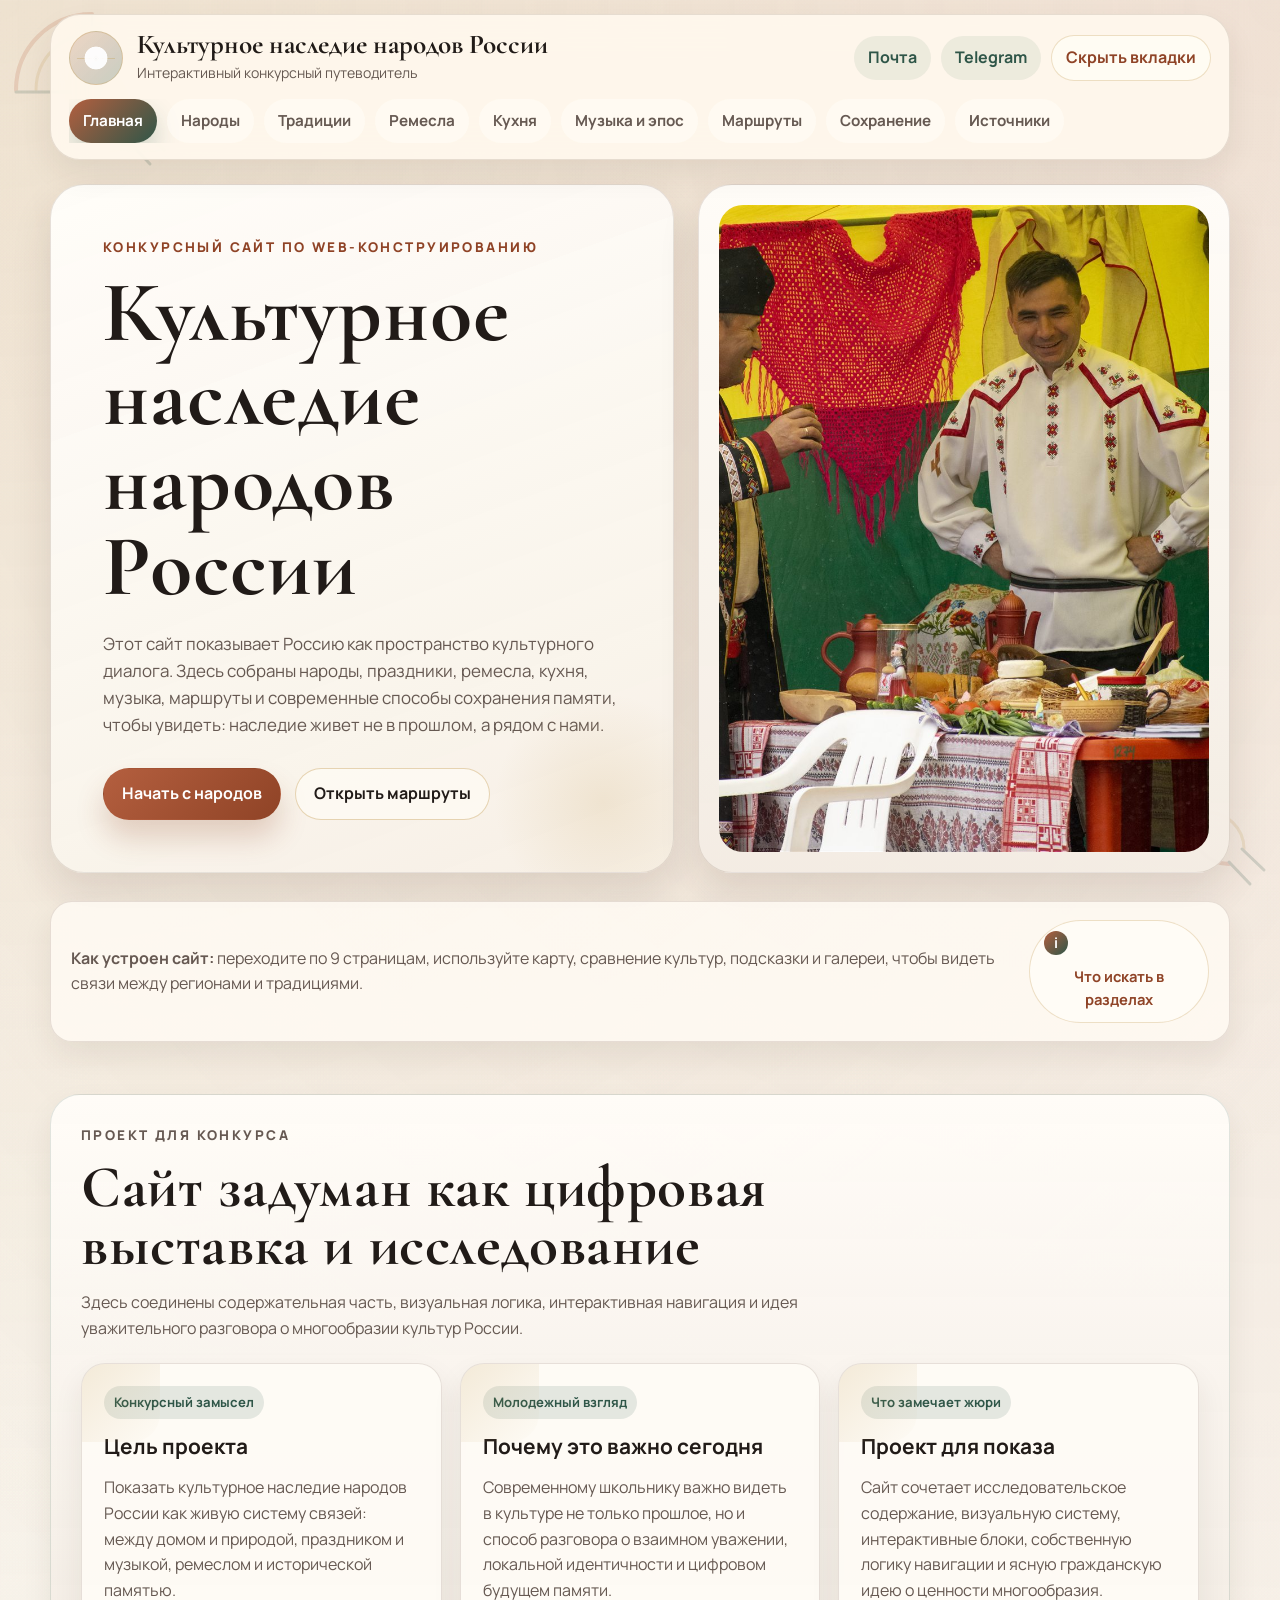
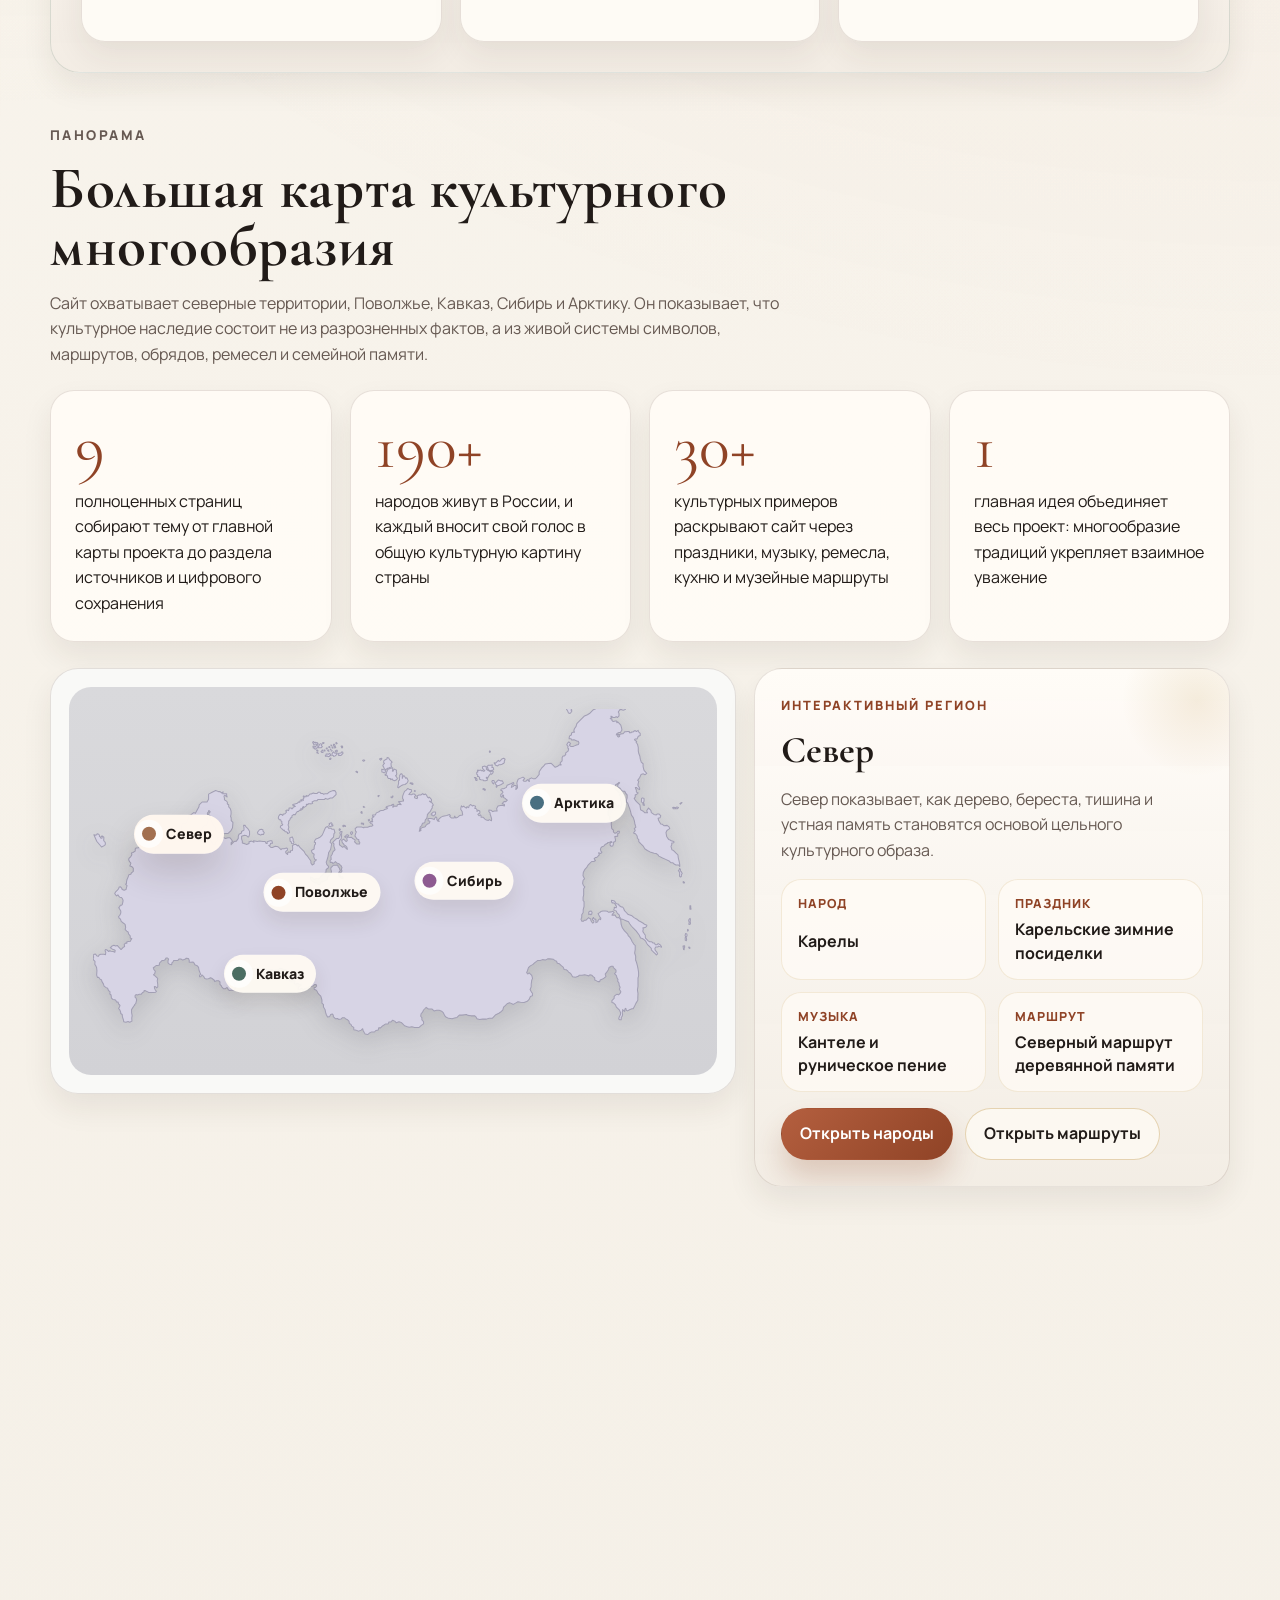
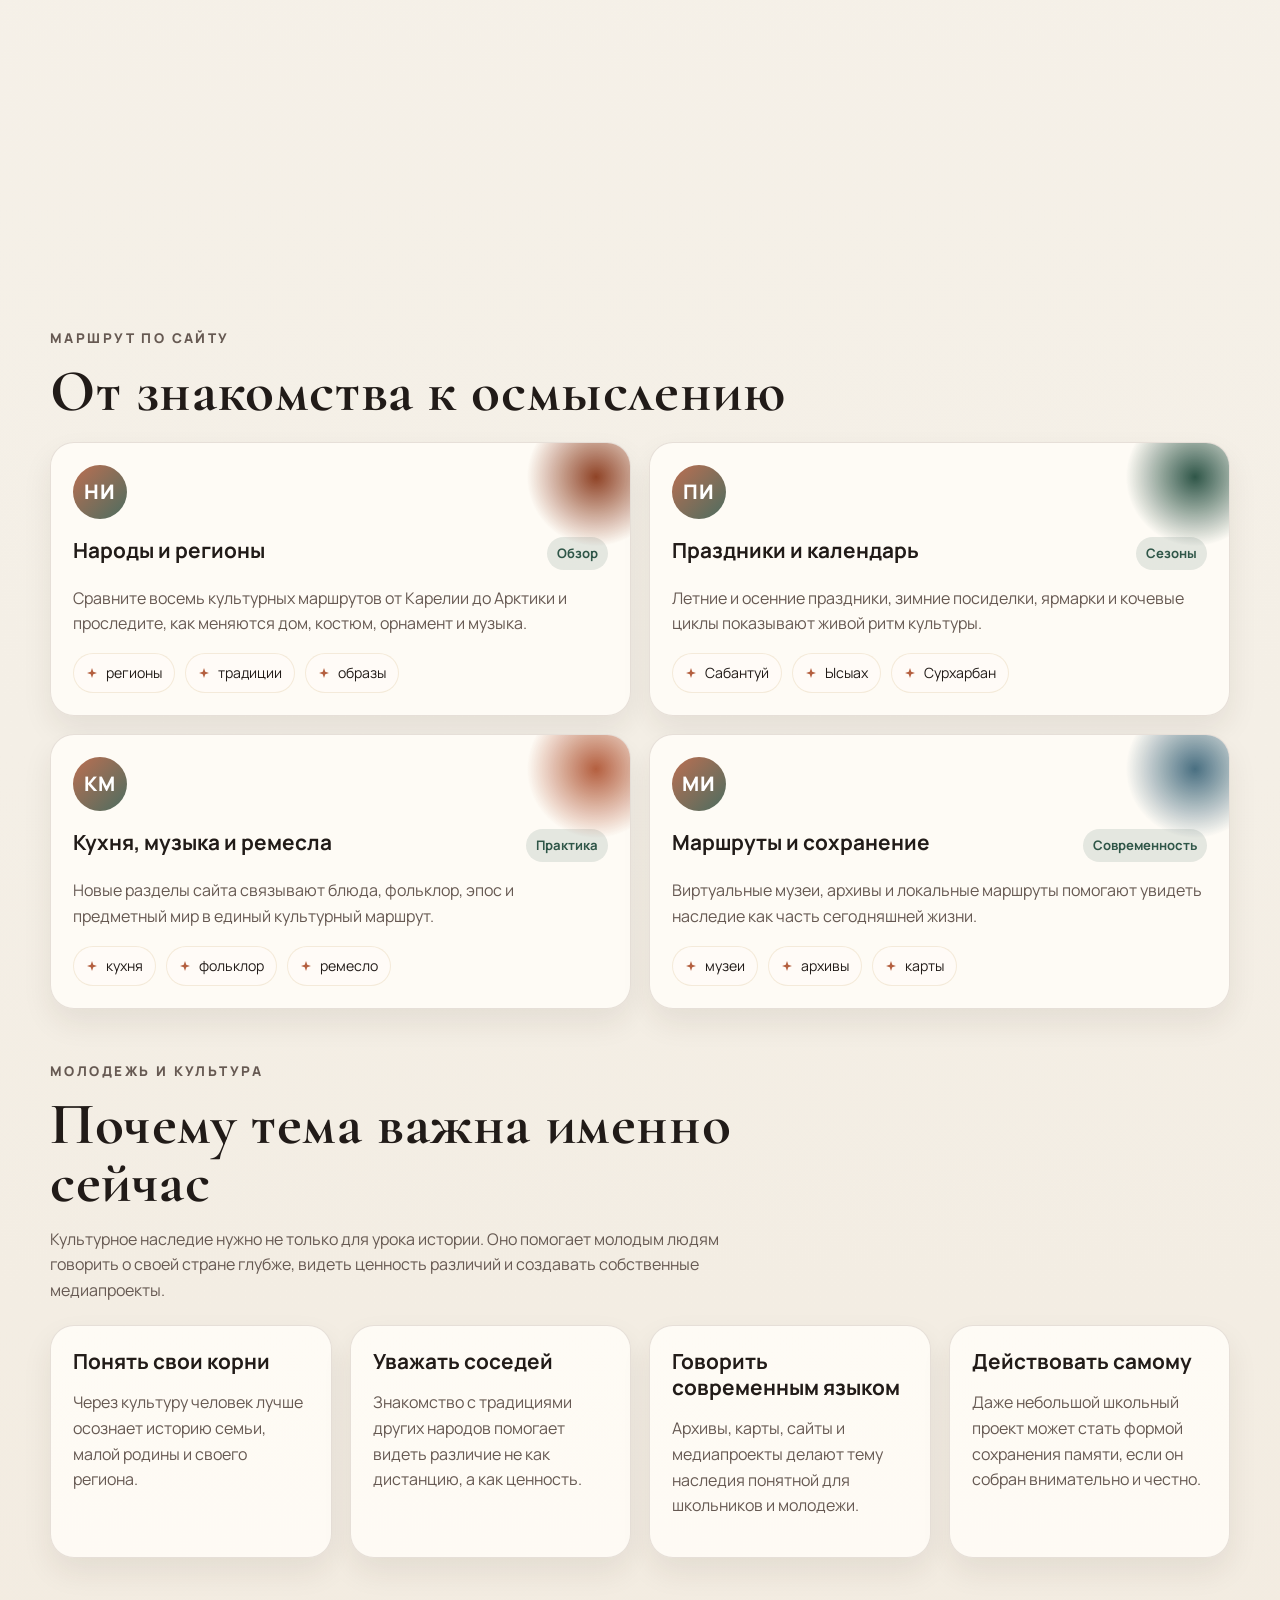
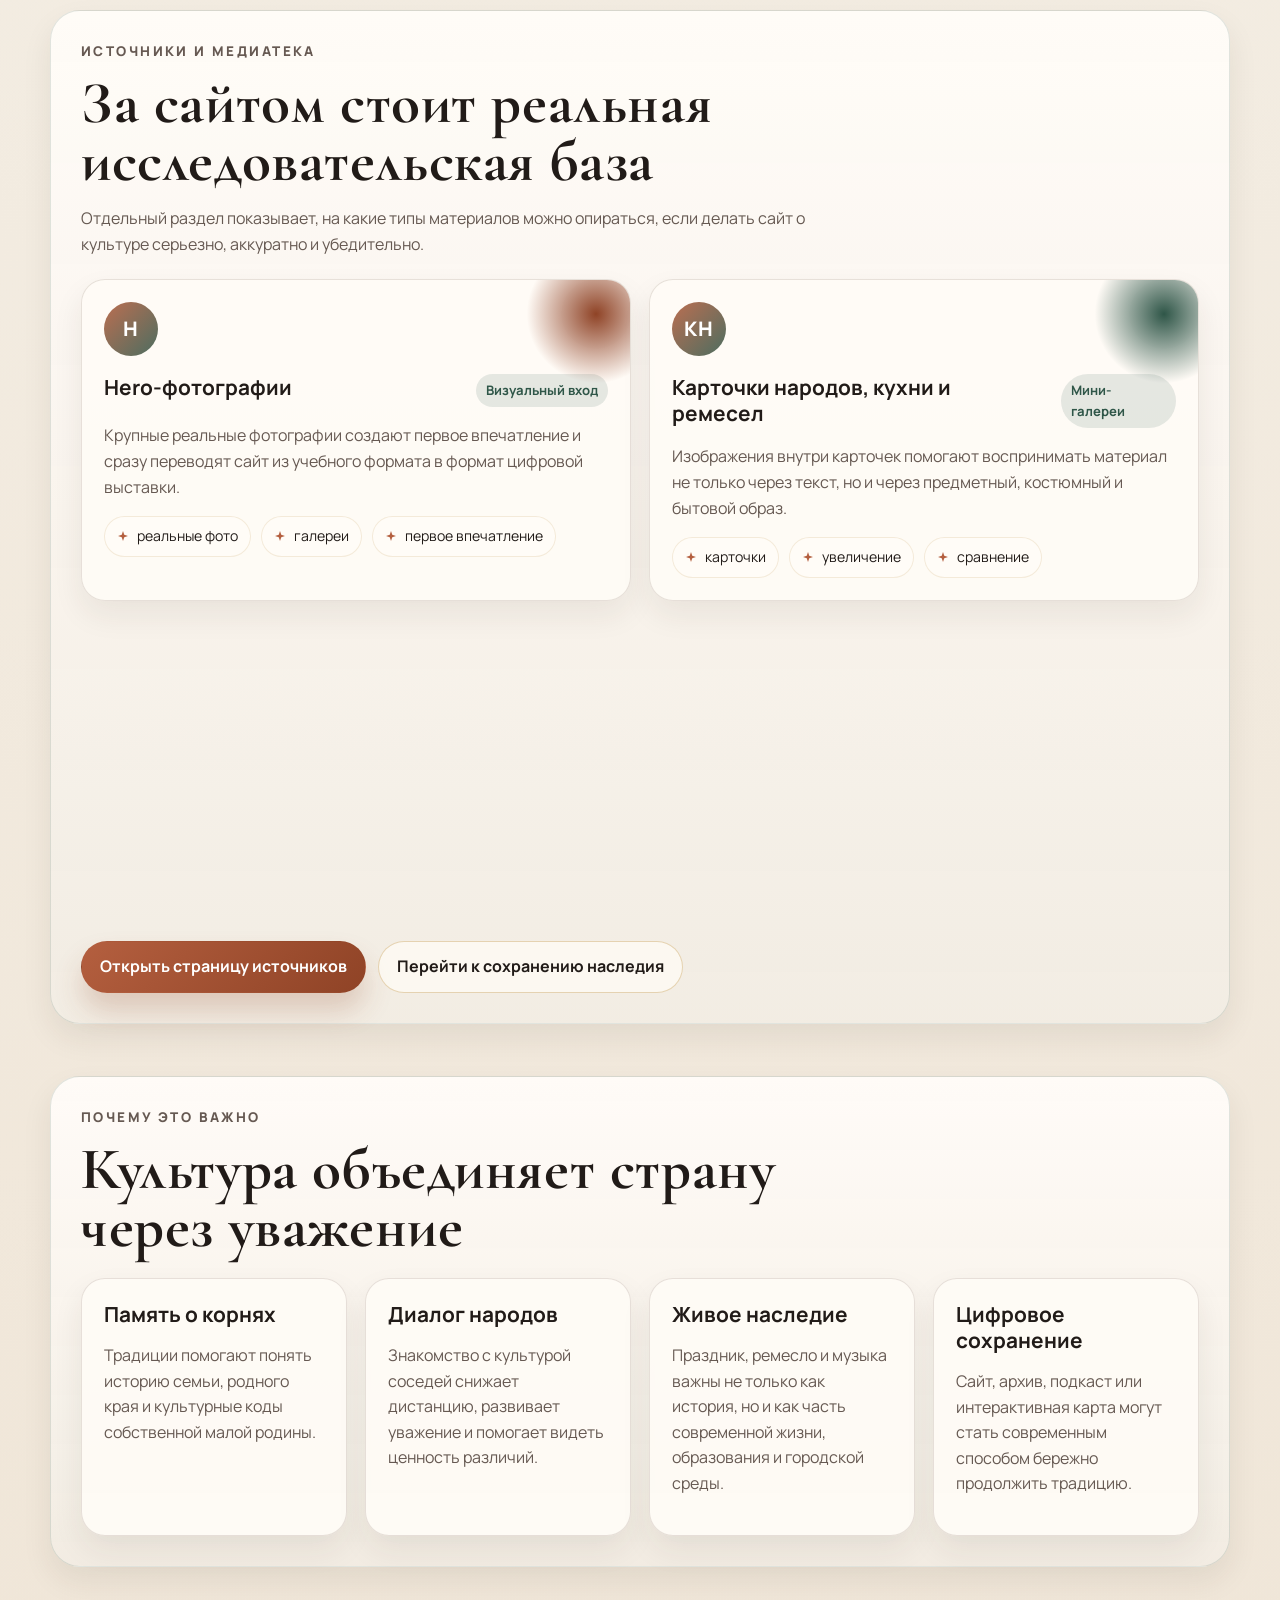
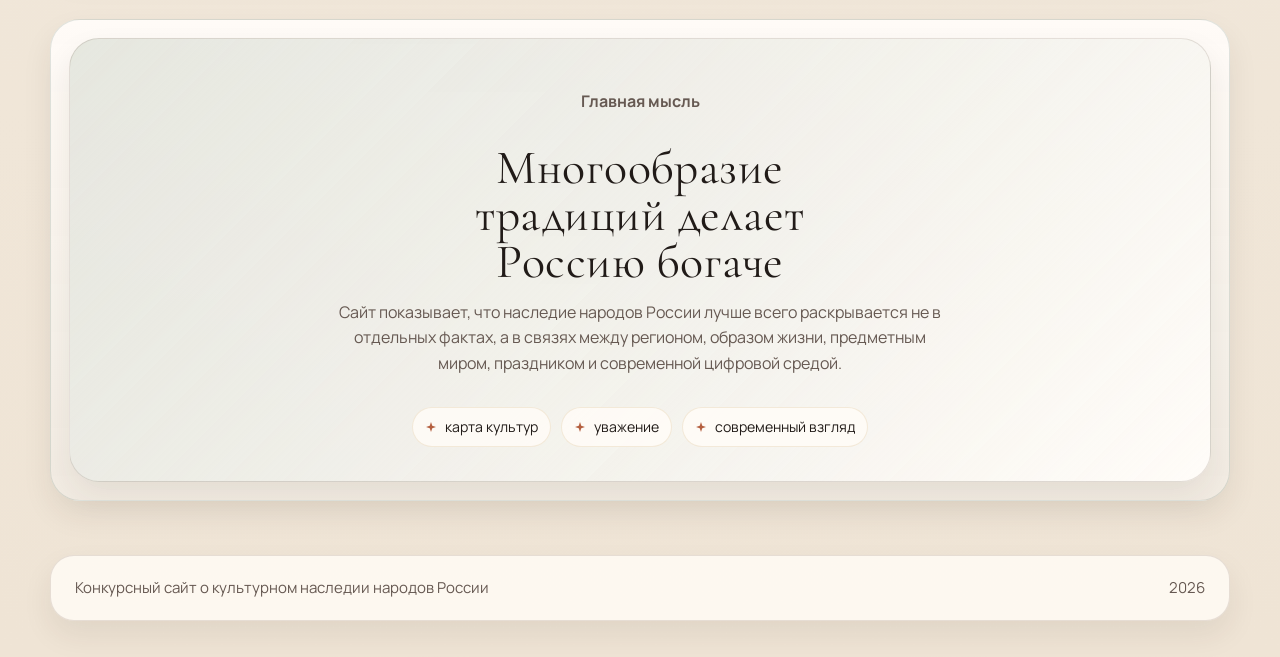
<file: index.html>
﻿<!DOCTYPE html>
<html lang="ru">
<head>
  <meta charset="UTF-8">
  <meta name="viewport" content="width=device-width, initial-scale=1.0">
  <meta name="description" content="Многостраничный сайт о культурном наследии народов России: народы, традиции, ремесла, кухня, музыка, маршруты и способы сохранения памяти поколений.">
  <title>Культурное наследие народов России</title>
  <link rel="preconnect" href="https://fonts.googleapis.com">
  <link rel="preconnect" href="https://fonts.gstatic.com" crossorigin>
  <link href="https://fonts.googleapis.com/css2?family=Cormorant+Garamond:wght@500;600;700&family=Manrope:wght@400;500;600;700;800&display=swap" rel="stylesheet">
  <link rel="stylesheet" href="styles.css?v=20260309contest7">
  <link rel="icon" href="favicon.svg?v=20260309contest3" type="image/svg+xml">
</head>
<body data-page="home">
  <header id="site-header" class="site-header"></header>
  <main>
    <section class="hero" data-reveal>
      <div class="hero__content">
        <p class="hero__eyebrow">Конкурсный сайт по web-конструированию</p>
        <h1>Культурное наследие народов России</h1>
        <p class="hero__lead">
          Этот сайт показывает Россию как пространство культурного диалога. Здесь собраны
          народы, праздники, ремесла, кухня, музыка, маршруты и современные способы
          сохранения памяти, чтобы увидеть: наследие живет не в прошлом, а рядом с нами.
        </p>
        <div class="hero__actions">
          <a class="button button--primary" href="peoples.html">Начать с народов</a>
          <a class="button button--secondary" href="routes.html">Открыть маршруты</a>
        </div>
      </div>
      <div class="hero__visual">
        <img src="assets/photos/hero-home.jpg" alt="Фотография народного праздника и традиционного стола">
      </div>
    </section>

    <section class="page-note" data-reveal>
      <div class="page-note__text">
        <strong>Как устроен сайт:</strong> переходите по 9 страницам, используйте карту,
        сравнение культур, подсказки и галереи, чтобы видеть связи между регионами и традициями.
      </div>
      <button class="hint" type="button" aria-expanded="false">
        <span class="hint__icon">i</span>
        <span class="hint__text">Что искать в разделах</span>
        <span class="hint__bubble">Обращайте внимание не только на факты, но и на связи: как орнамент связан с домом, музыка с праздником, а кухня с природой и образом жизни.</span>
      </button>
    </section>

    <section class="section section--contrast" data-reveal>
      <div class="section-heading">
        <p class="section-heading__eyebrow">Проект для конкурса</p>
        <h2>Сайт задуман как цифровая выставка и исследование</h2>
        <p>
          Здесь соединены содержательная часть, визуальная логика, интерактивная навигация и
          идея уважительного разговора о многообразии культур России.
        </p>
      </div>
      <div id="home-project-pillars" class="feature-grid"></div>
    </section>

    <section class="section" data-reveal>
      <div class="section-heading">
        <p class="section-heading__eyebrow">Панорама</p>
        <h2>Большая карта культурного многообразия</h2>
        <p>
          Сайт охватывает северные территории, Поволжье, Кавказ, Сибирь и Арктику. Он показывает,
          что культурное наследие состоит не из разрозненных фактов, а из живой системы символов,
          маршрутов, обрядов, ремесел и семейной памяти.
        </p>
      </div>
      <div id="home-stats" class="stats-grid"></div>
      <div class="cultural-map-layout">
        <div id="home-cultural-map" class="cultural-map"></div>
        <aside id="home-map-panel" class="map-panel"></aside>
      </div>
    </section>

    <section class="section section--contrast" data-reveal>
      <div class="section-heading">
        <p class="section-heading__eyebrow">Визуальные акценты</p>
        <h2>Наследие можно увидеть</h2>
        <p>
          Помимо текстов, на сайте появились иллюстрации и тематические визуальные карточки,
          чтобы разделы воспринимались не как учебник, а как настоящий цифровой культурный маршрут.
        </p>
      </div>
      <div class="media-grid">
        <article class="media-card">
          <img src="assets/photos/gallery-north.jpg" alt="Фотография деревянной северной часовни">
          <div class="media-card__body">
            <h3>Север</h3>
            <p>Деревянная архитектура, береста, тихая эпическая интонация и ритм северного дома.</p>
          </div>
        </article>
        <article class="media-card">
          <img src="assets/photos/gallery-volga.jpg" alt="Фотография праздника и традиционной культуры Поволжья">
          <div class="media-card__body">
            <h3>Поволжье</h3>
            <p>Орнаменты, яркие праздники, семейный стол и культура ремесленной точности.</p>
          </div>
        </article>
        <article class="media-card">
          <img src="assets/photos/gallery-siberia.jpg" alt="Фотография бурятского кругового танца">
          <div class="media-card__body">
            <h3>Сибирь</h3>
            <p>Круговые танцы, эпос, серебряное искусство и северная художественная пластика.</p>
          </div>
        </article>
      </div>
    </section>

    <section class="section" data-reveal>
      <div class="section-heading">
        <p class="section-heading__eyebrow">Маршрут по сайту</p>
        <h2>От знакомства к осмыслению</h2>
      </div>
      <div id="home-spotlights" class="card-grid"></div>
    </section>

    <section class="section" data-reveal>
      <div class="section-heading">
        <p class="section-heading__eyebrow">Молодежь и культура</p>
        <h2>Почему тема важна именно сейчас</h2>
        <p>
          Культурное наследие нужно не только для урока истории. Оно помогает молодым людям
          говорить о своей стране глубже, видеть ценность различий и создавать собственные медиапроекты.
        </p>
      </div>
      <div id="home-youth-grid" class="story-grid"></div>
    </section>

    <section class="section section--contrast" data-reveal>
      <div class="section-heading">
        <p class="section-heading__eyebrow">Источники и медиатека</p>
        <h2>За сайтом стоит реальная исследовательская база</h2>
        <p>
          Отдельный раздел показывает, на какие типы материалов можно опираться, если делать
          сайт о культуре серьезно, аккуратно и убедительно.
        </p>
      </div>
      <div id="home-sources-preview" class="card-grid"></div>
      <div class="section-actions">
        <a class="button button--primary" href="sources.html">Открыть страницу источников</a>
        <a class="button button--secondary" href="preservation.html">Перейти к сохранению наследия</a>
      </div>
    </section>

    <section class="section section--contrast" data-reveal>
      <div class="section-heading">
        <p class="section-heading__eyebrow">Почему это важно</p>
        <h2>Культура объединяет страну через уважение</h2>
      </div>
      <div class="story-grid">
        <article class="story-card">
          <h3>Память о корнях</h3>
          <p>Традиции помогают понять историю семьи, родного края и культурные коды собственной малой родины.</p>
        </article>
        <article class="story-card">
          <h3>Диалог народов</h3>
          <p>Знакомство с культурой соседей снижает дистанцию, развивает уважение и помогает видеть ценность различий.</p>
        </article>
        <article class="story-card">
          <h3>Живое наследие</h3>
          <p>Праздник, ремесло и музыка важны не только как история, но и как часть современной жизни, образования и городской среды.</p>
        </article>
        <article class="story-card">
          <h3>Цифровое сохранение</h3>
          <p>Сайт, архив, подкаст или интерактивная карта могут стать современным способом бережно продолжить традицию.</p>
        </article>
      </div>
    </section>
  </main>
  <footer id="site-footer" class="site-footer"></footer>

  <noscript>
    <div class="noscript-banner">Для интерактивных блоков нужен JavaScript. Основной контент и ссылки остаются доступны.</div>
  </noscript>

  <script defer src="content.js?v=20260309contest5"></script>
  <script defer src="app.js?v=20260309contest5"></script>
</body>
</html>
</file>
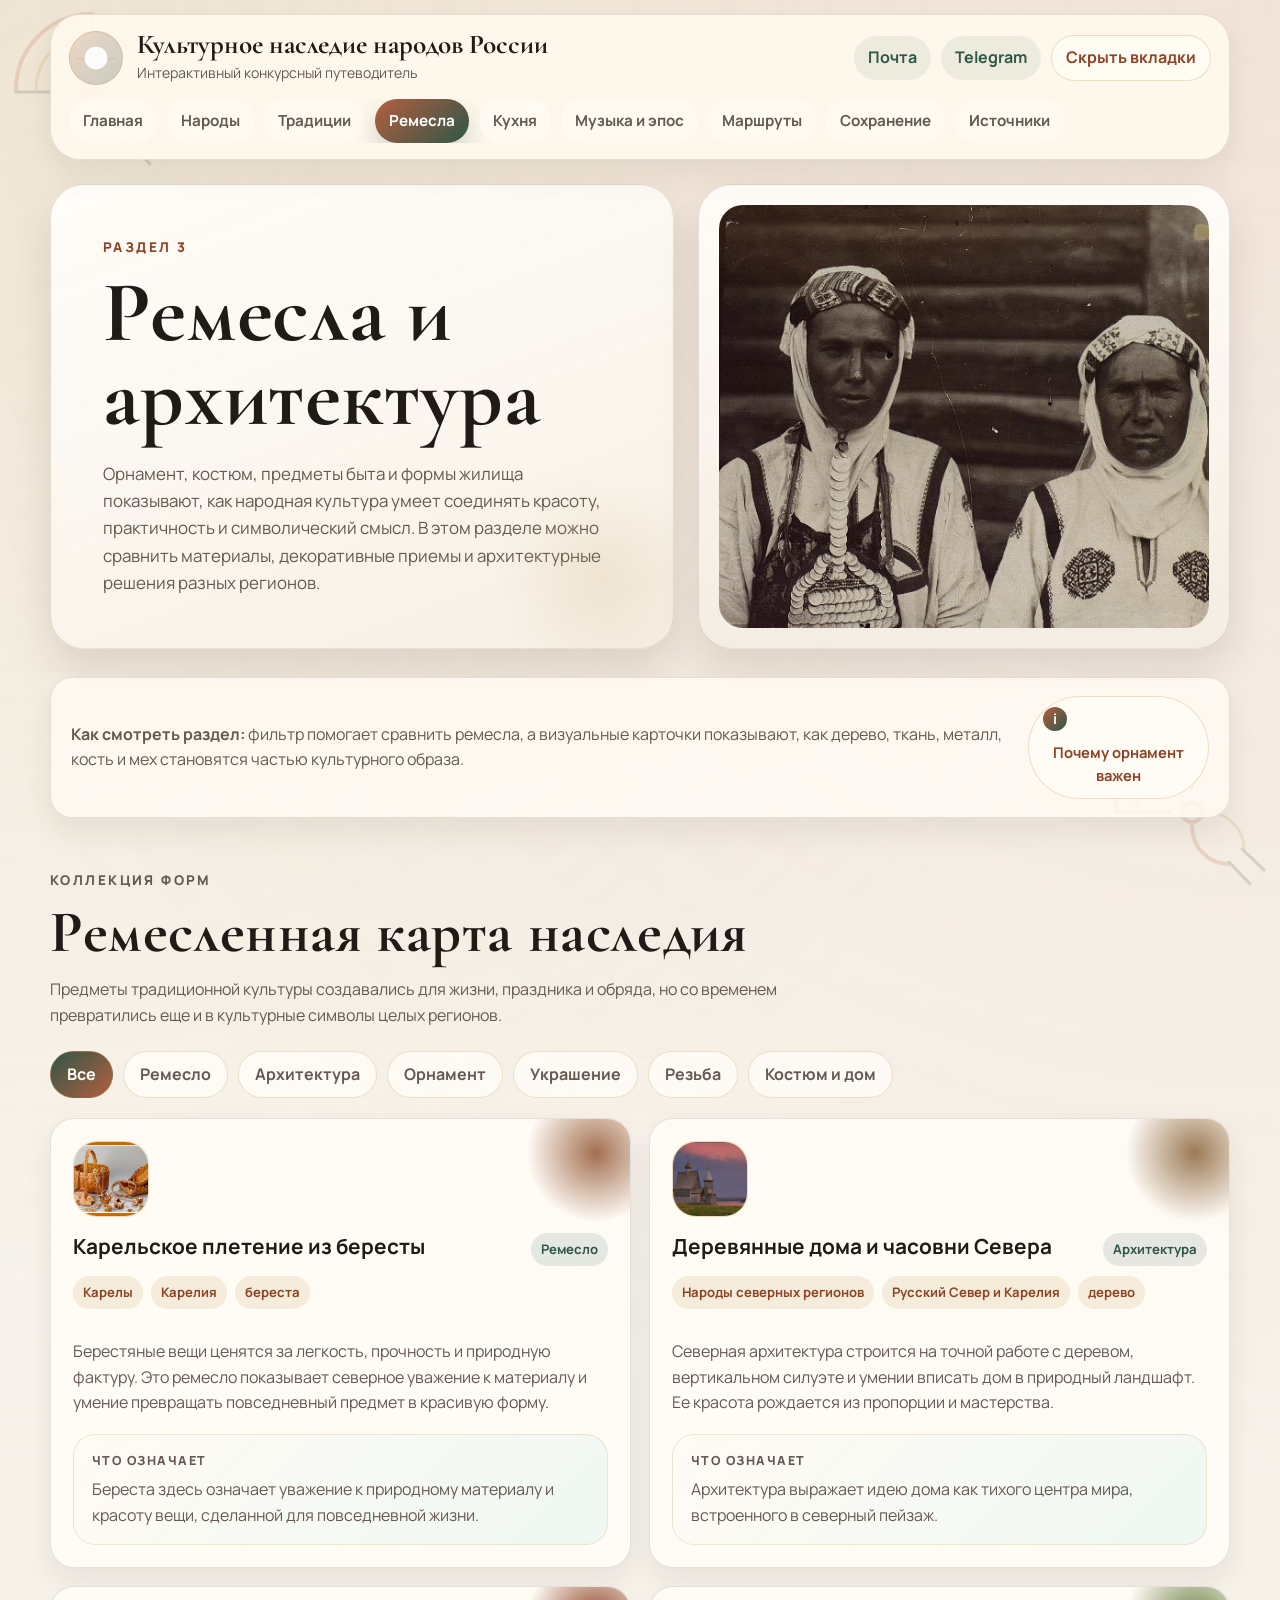
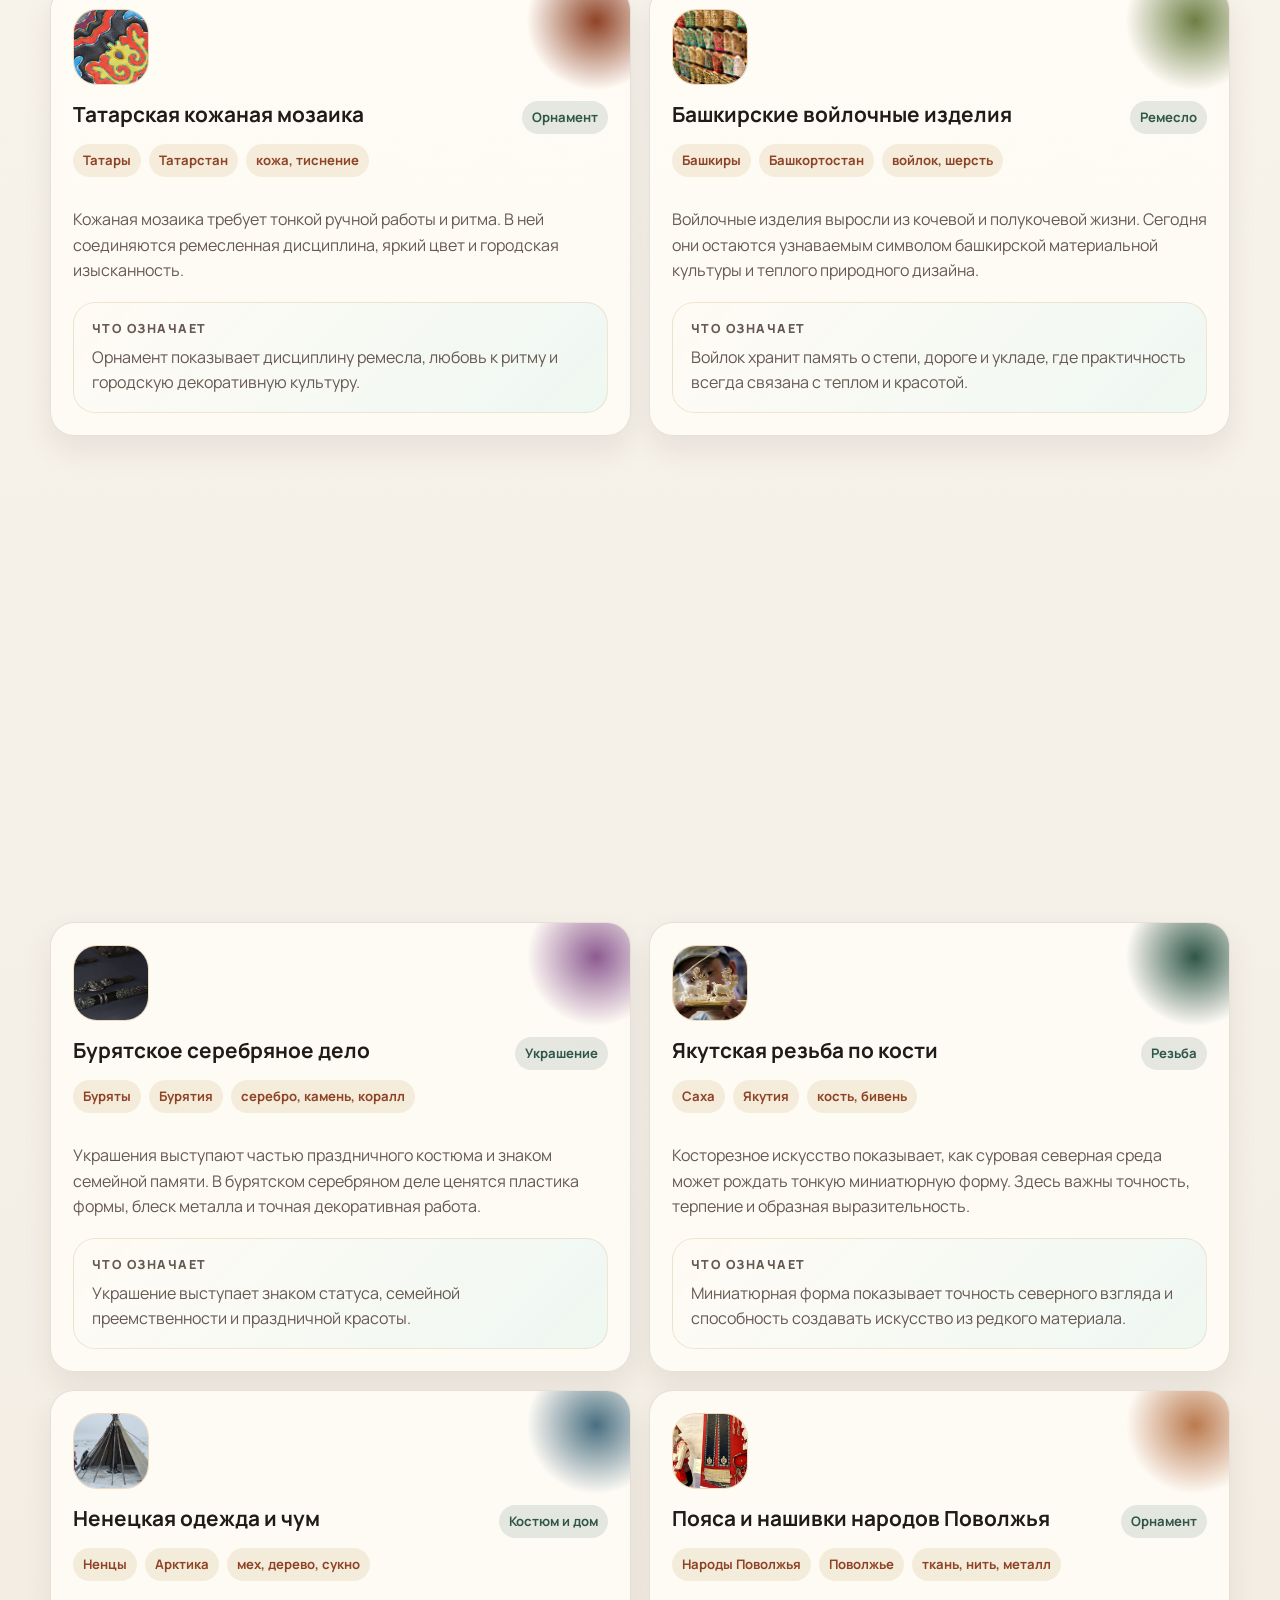
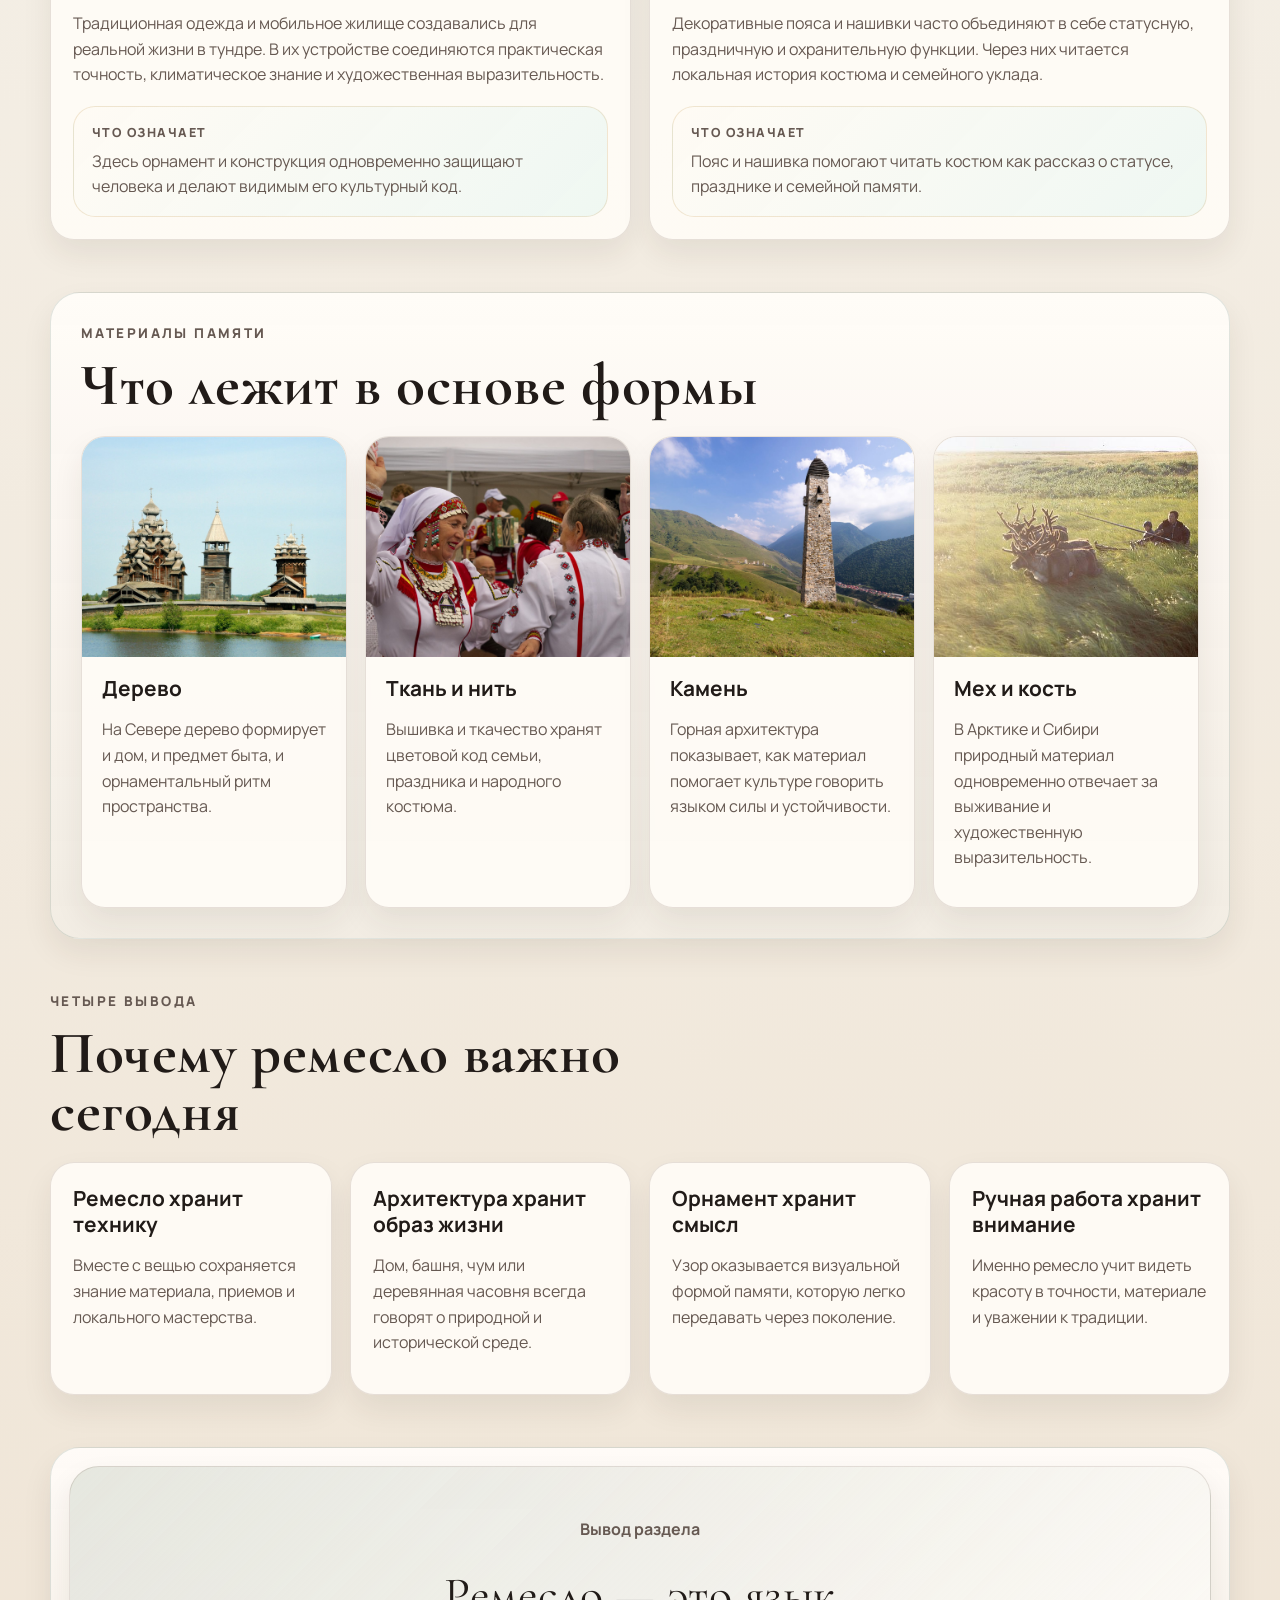
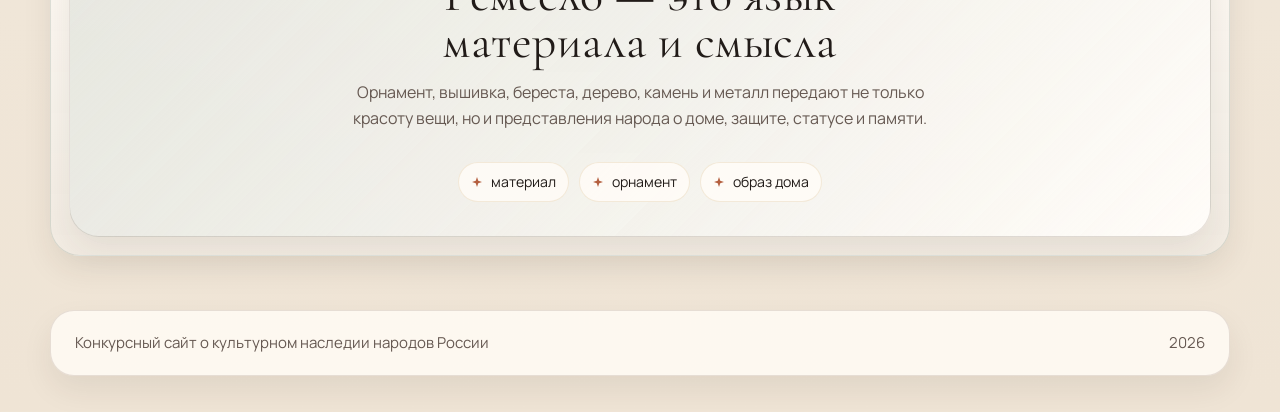
<file: crafts.html>
﻿<!DOCTYPE html>
<html lang="ru">
<head>
  <meta charset="UTF-8">
  <meta name="viewport" content="width=device-width, initial-scale=1.0">
  <meta name="description" content="Ремесла и архитектура народов России: орнаменты, костюм, резьба, вышивка и традиционные формы жилища.">
  <title>Ремесла и архитектура | Культурное наследие народов России</title>
  <link rel="preconnect" href="https://fonts.googleapis.com">
  <link rel="preconnect" href="https://fonts.gstatic.com" crossorigin>
  <link href="https://fonts.googleapis.com/css2?family=Cormorant+Garamond:wght@500;600;700&family=Manrope:wght@400;500;600;700;800&display=swap" rel="stylesheet">
  <link rel="stylesheet" href="styles.css?v=20260309contest7">
  <link rel="icon" href="favicon.svg?v=20260309contest3" type="image/svg+xml">
</head>
<body data-page="crafts">
  <header id="site-header" class="site-header"></header>
  <main>
    <section class="hero" data-reveal>
      <div class="hero__content">
        <p class="hero__eyebrow">Раздел 3</p>
        <h1>Ремесла и архитектура</h1>
        <p class="hero__lead">
          Орнамент, костюм, предметы быта и формы жилища показывают, как народная культура умеет
          соединять красоту, практичность и символический смысл. В этом разделе можно сравнить материалы,
          декоративные приемы и архитектурные решения разных регионов.
        </p>
      </div>
      <div class="hero__visual">
        <img src="assets/photos/hero-crafts.jpg" alt="Фотография традиционной вышивки и орнамента">
      </div>
    </section>

    <section class="page-note" data-reveal>
      <div class="page-note__text">
        <strong>Как смотреть раздел:</strong> фильтр помогает сравнить ремесла, а визуальные карточки
        показывают, как дерево, ткань, металл, кость и мех становятся частью культурного образа.
      </div>
      <button class="hint" type="button" aria-expanded="false">
        <span class="hint__icon">i</span>
        <span class="hint__text">Почему орнамент важен</span>
        <span class="hint__bubble">Орнамент часто несет не только декоративную, но и смысловую функцию: он может символизировать солнце, защиту дома, плодородие и память рода.</span>
      </button>
    </section>

    <section class="section" data-reveal>
      <div class="section-heading">
        <p class="section-heading__eyebrow">Коллекция форм</p>
        <h2>Ремесленная карта наследия</h2>
        <p>
          Предметы традиционной культуры создавались для жизни, праздника и обряда, но со временем
          превратились еще и в культурные символы целых регионов.
        </p>
      </div>
      <div id="crafts-filters" class="filter-bar" aria-label="Фильтр по типам ремесла"></div>
      <div id="crafts-grid" class="card-grid"></div>
    </section>

    <section class="section section--contrast" data-reveal>
      <div class="section-heading">
        <p class="section-heading__eyebrow">Материалы памяти</p>
        <h2>Что лежит в основе формы</h2>
      </div>
      <div class="media-grid">
        <article class="media-card">
          <img src="assets/photos/gallery-north.jpg" alt="Фотография деревянной северной часовни">
          <div class="media-card__body">
            <h3>Дерево</h3>
            <p>На Севере дерево формирует и дом, и предмет быта, и орнаментальный ритм пространства.</p>
          </div>
        </article>
        <article class="media-card">
          <img src="assets/photos/gallery-volga.jpg" alt="Фотография праздника и традиционной культуры Поволжья">
          <div class="media-card__body">
            <h3>Ткань и нить</h3>
            <p>Вышивка и ткачество хранят цветовой код семьи, праздника и народного костюма.</p>
          </div>
        </article>
        <article class="media-card">
          <img src="assets/photos/gallery-caucasus.jpg" alt="Фотография осетинской башни на фоне гор">
          <div class="media-card__body">
            <h3>Камень</h3>
            <p>Горная архитектура показывает, как материал помогает культуре говорить языком силы и устойчивости.</p>
          </div>
        </article>
        <article class="media-card">
          <img src="assets/photos/gallery-arctic.jpg" alt="Фотография арктического праздника и северного быта">
          <div class="media-card__body">
            <h3>Мех и кость</h3>
            <p>В Арктике и Сибири природный материал одновременно отвечает за выживание и художественную выразительность.</p>
          </div>
        </article>
      </div>
    </section>

    <section class="section" data-reveal>
      <div class="section-heading">
        <p class="section-heading__eyebrow">Четыре вывода</p>
        <h2>Почему ремесло важно сегодня</h2>
      </div>
      <div class="story-grid">
        <article class="story-card">
          <h3>Ремесло хранит технику</h3>
          <p>Вместе с вещью сохраняется знание материала, приемов и локального мастерства.</p>
        </article>
        <article class="story-card">
          <h3>Архитектура хранит образ жизни</h3>
          <p>Дом, башня, чум или деревянная часовня всегда говорят о природной и исторической среде.</p>
        </article>
        <article class="story-card">
          <h3>Орнамент хранит смысл</h3>
          <p>Узор оказывается визуальной формой памяти, которую легко передавать через поколение.</p>
        </article>
        <article class="story-card">
          <h3>Ручная работа хранит внимание</h3>
          <p>Именно ремесло учит видеть красоту в точности, материале и уважении к традиции.</p>
        </article>
      </div>
    </section>
  </main>
  <footer id="site-footer" class="site-footer"></footer>

  <noscript>
    <div class="noscript-banner">Для интерактивных блоков нужен JavaScript. Основной контент и ссылки остаются доступны.</div>
  </noscript>

  <script defer src="content.js?v=20260309contest5"></script>
  <script defer src="app.js?v=20260309contest5"></script>
</body>
</html>
</file>
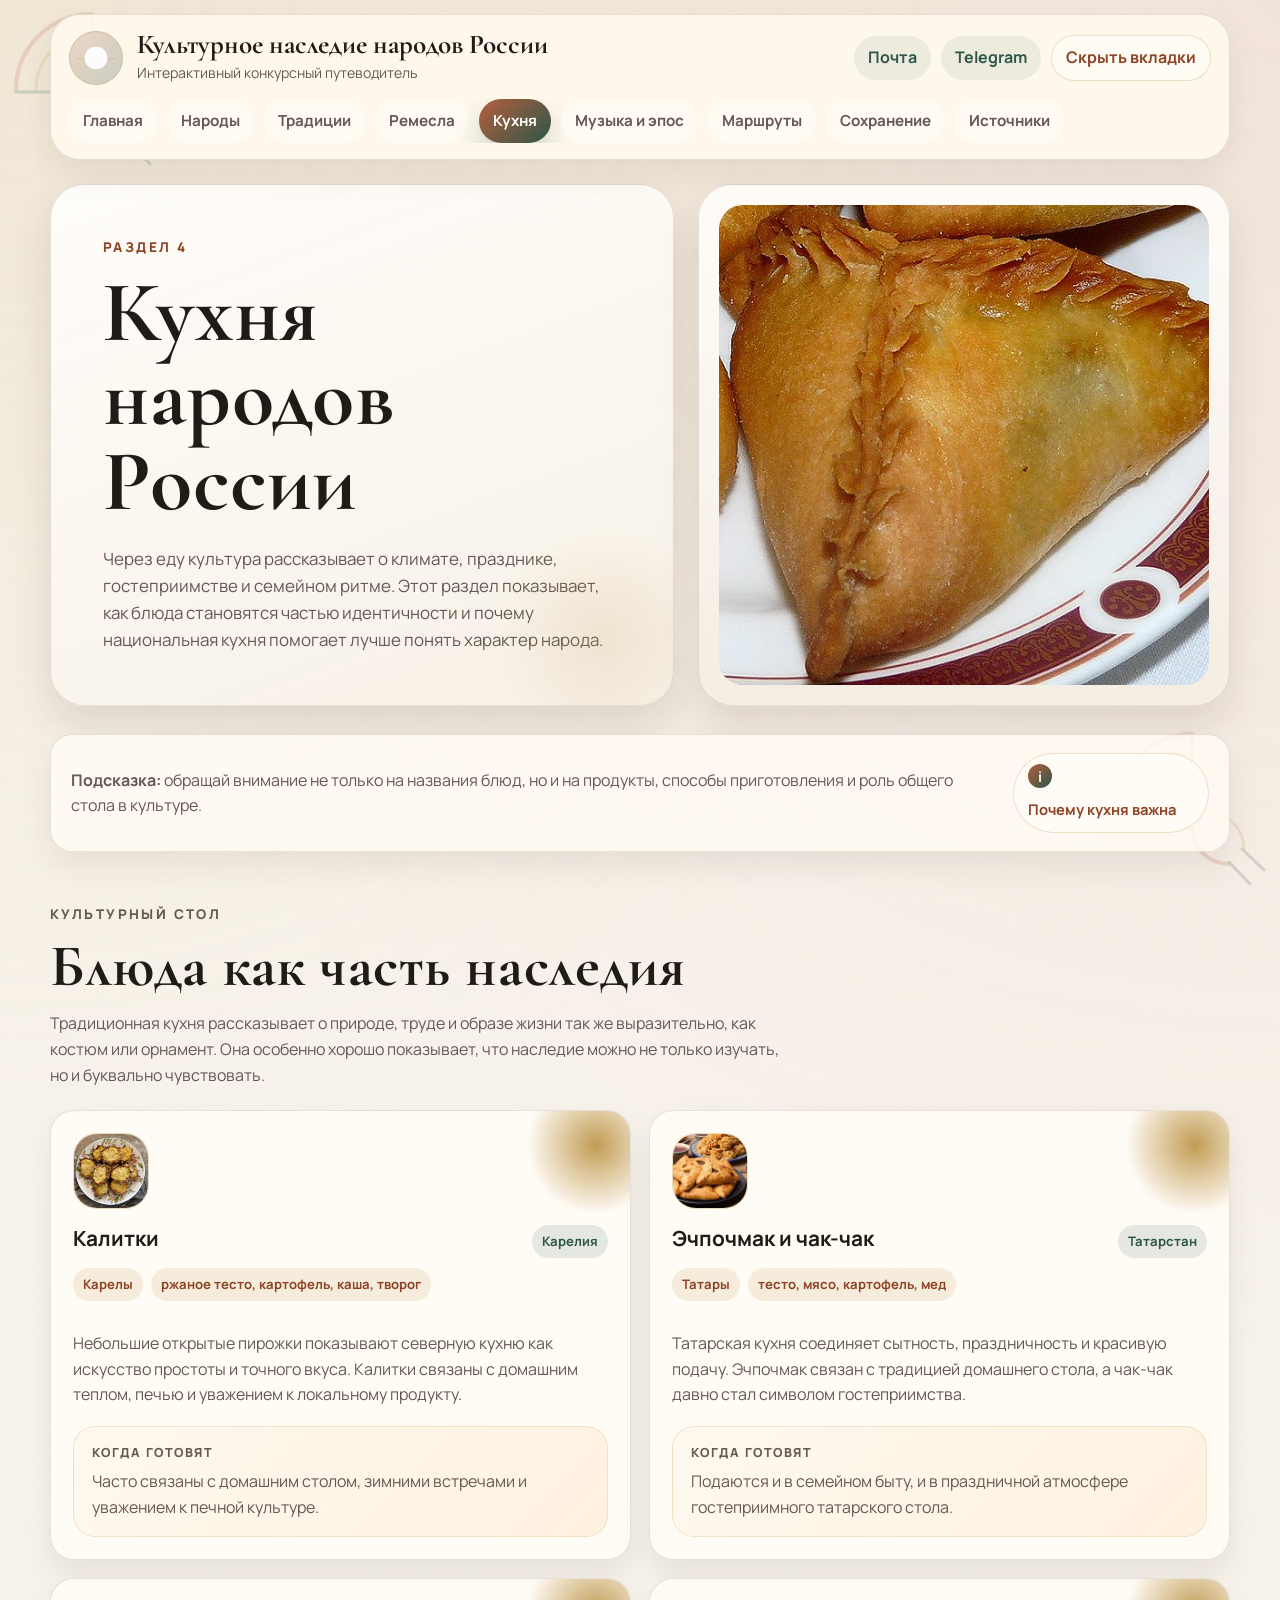
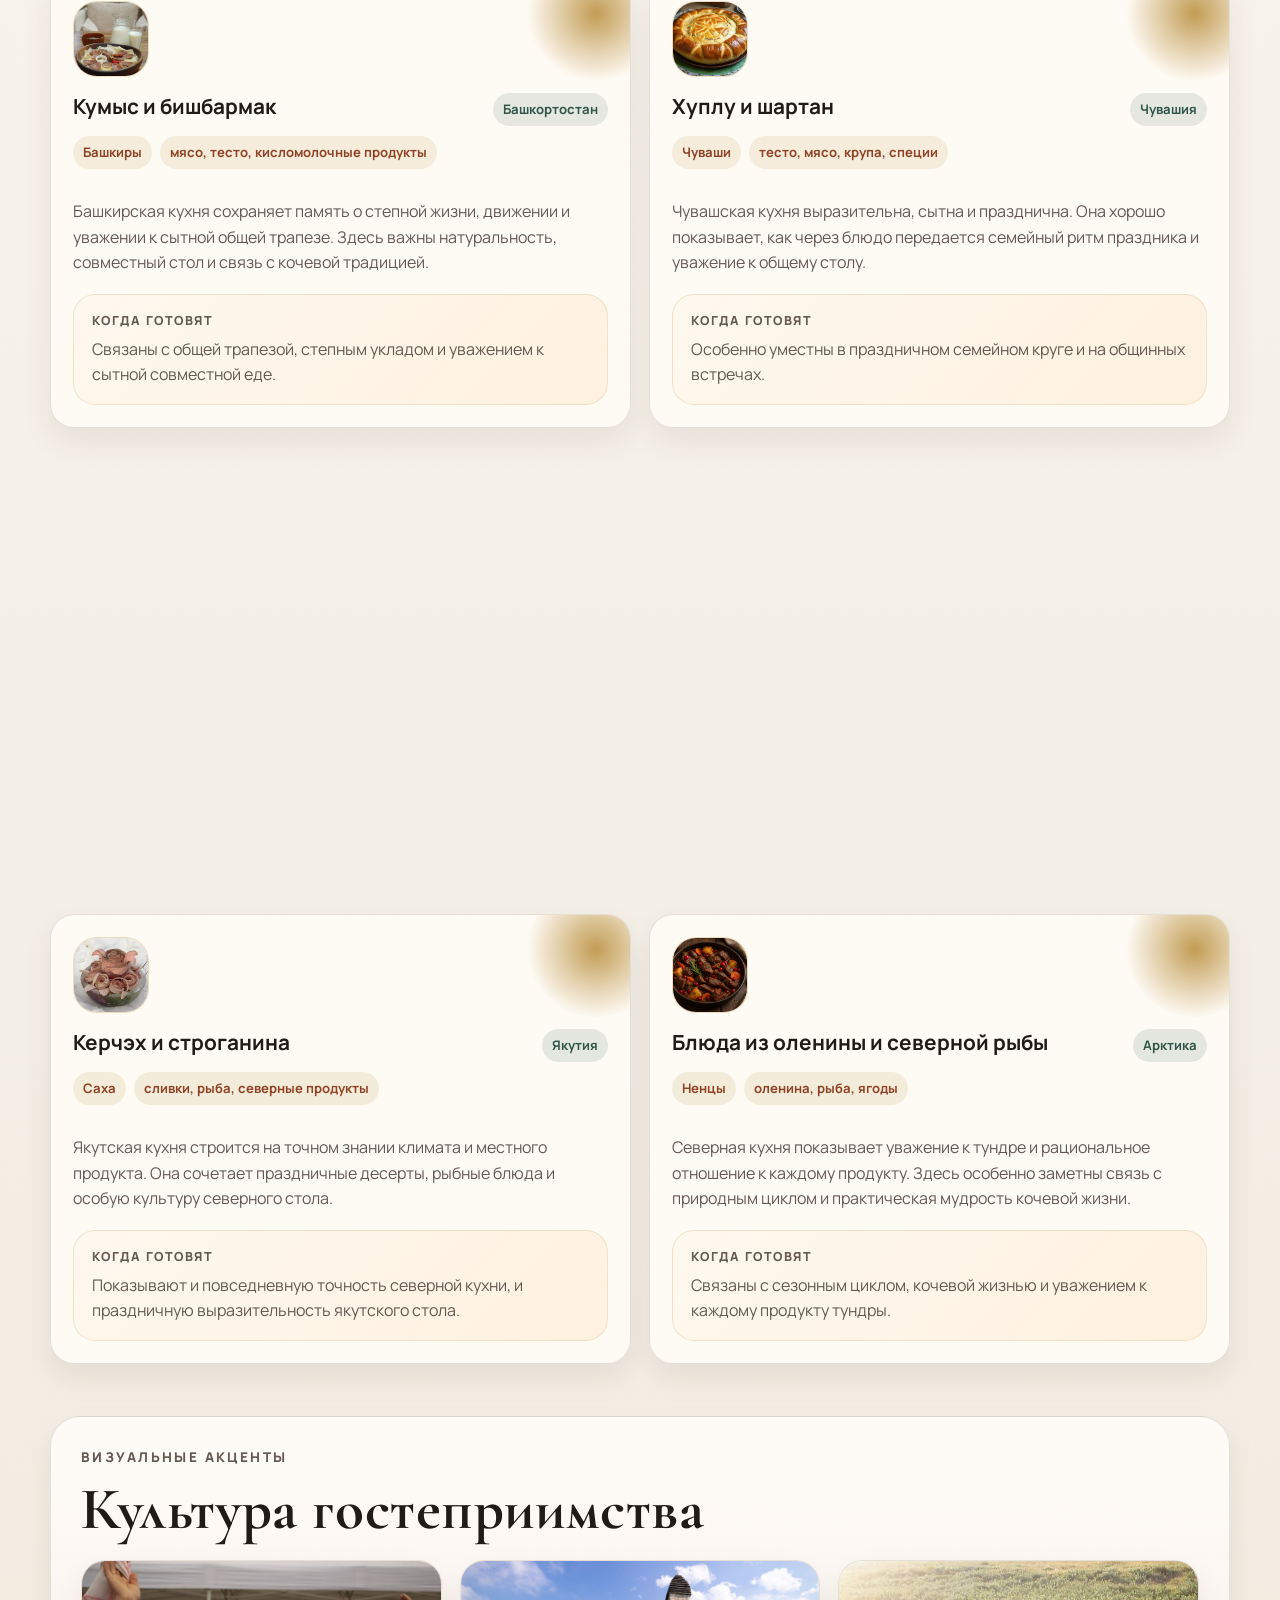
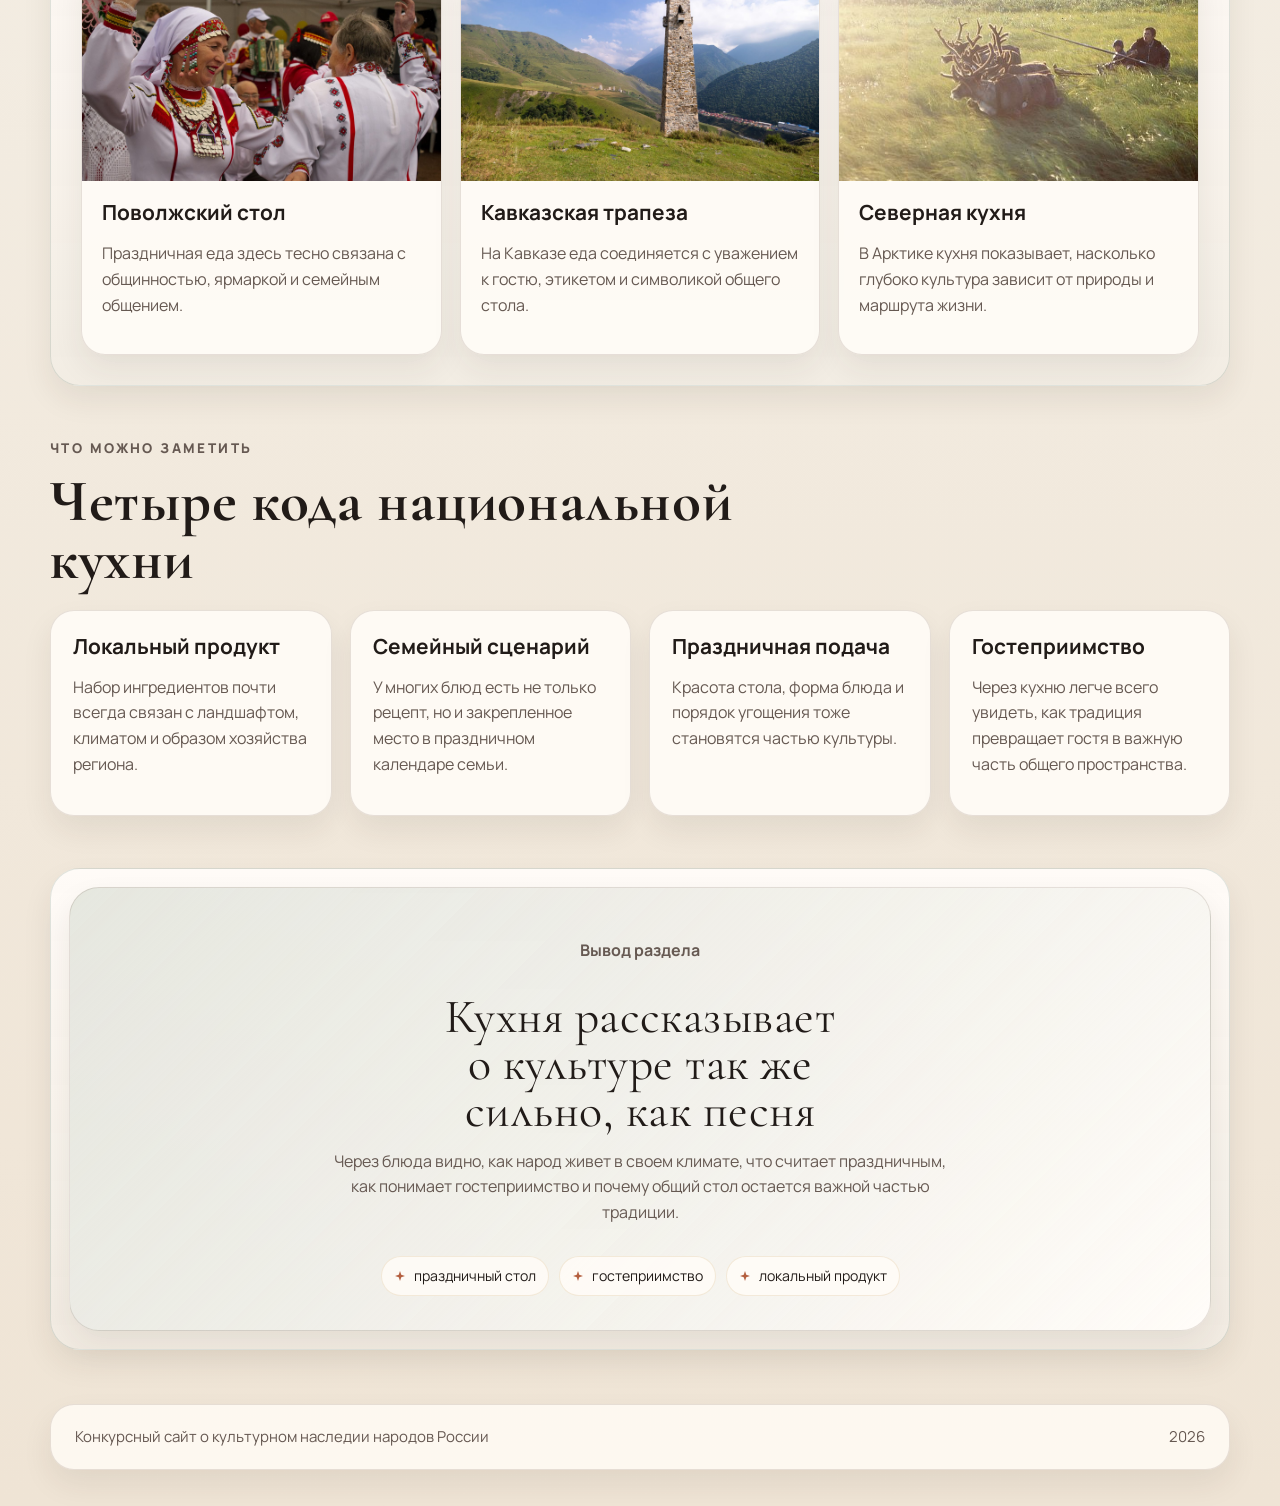
<file: cuisine.html>
﻿<!DOCTYPE html>
<html lang="ru">
<head>
  <meta charset="UTF-8">
  <meta name="viewport" content="width=device-width, initial-scale=1.0">
  <meta name="description" content="Национальная кухня народов России: блюда, продукты, традиции гостеприимства и семейного стола.">
  <title>Кухня народов России | Культурное наследие народов России</title>
  <link rel="preconnect" href="https://fonts.googleapis.com">
  <link rel="preconnect" href="https://fonts.gstatic.com" crossorigin>
  <link href="https://fonts.googleapis.com/css2?family=Cormorant+Garamond:wght@500;600;700&family=Manrope:wght@400;500;600;700;800&display=swap" rel="stylesheet">
  <link rel="stylesheet" href="styles.css?v=20260309contest7">
  <link rel="icon" href="favicon.svg?v=20260309contest3" type="image/svg+xml">
</head>
<body data-page="cuisine">
  <header id="site-header" class="site-header"></header>
  <main>
    <section class="hero" data-reveal>
      <div class="hero__content">
        <p class="hero__eyebrow">Раздел 4</p>
        <h1>Кухня народов России</h1>
        <p class="hero__lead">
          Через еду культура рассказывает о климате, празднике, гостеприимстве и семейном ритме.
          Этот раздел показывает, как блюда становятся частью идентичности и почему национальная
          кухня помогает лучше понять характер народа.
        </p>
      </div>
      <div class="hero__visual">
        <img src="assets/photos/hero-cuisine.jpg" alt="Фотография традиционной выпечки и сладостей">
      </div>
    </section>

    <section class="page-note" data-reveal>
      <div class="page-note__text">
        <strong>Подсказка:</strong> обращай внимание не только на названия блюд, но и на продукты,
        способы приготовления и роль общего стола в культуре.
      </div>
      <button class="hint" type="button" aria-expanded="false">
        <span class="hint__icon">i</span>
        <span class="hint__text">Почему кухня важна</span>
        <span class="hint__bubble">Кухня хранит климатическую память региона, семейные сценарии гостеприимства и устойчивые праздничные традиции.</span>
      </button>
    </section>

    <section class="section" data-reveal>
      <div class="section-heading">
        <p class="section-heading__eyebrow">Культурный стол</p>
        <h2>Блюда как часть наследия</h2>
        <p>
          Традиционная кухня рассказывает о природе, труде и образе жизни так же выразительно,
          как костюм или орнамент. Она особенно хорошо показывает, что наследие можно не только изучать, но и буквально чувствовать.
        </p>
      </div>
      <div id="cuisine-grid" class="card-grid"></div>
    </section>

    <section class="section section--contrast" data-reveal>
      <div class="section-heading">
        <p class="section-heading__eyebrow">Визуальные акценты</p>
        <h2>Культура гостеприимства</h2>
      </div>
      <div class="media-grid">
        <article class="media-card">
          <img src="assets/photos/gallery-volga.jpg" alt="Фотография праздника и традиционной культуры Поволжья">
          <div class="media-card__body">
            <h3>Поволжский стол</h3>
            <p>Праздничная еда здесь тесно связана с общинностью, ярмаркой и семейным общением.</p>
          </div>
        </article>
        <article class="media-card">
          <img src="assets/photos/gallery-caucasus.jpg" alt="Фотография кавказской башни и горного пейзажа">
          <div class="media-card__body">
            <h3>Кавказская трапеза</h3>
            <p>На Кавказе еда соединяется с уважением к гостю, этикетом и символикой общего стола.</p>
          </div>
        </article>
        <article class="media-card">
          <img src="assets/photos/gallery-arctic.jpg" alt="Фотография арктического праздника и северного быта">
          <div class="media-card__body">
            <h3>Северная кухня</h3>
            <p>В Арктике кухня показывает, насколько глубоко культура зависит от природы и маршрута жизни.</p>
          </div>
        </article>
      </div>
    </section>

    <section class="section" data-reveal>
      <div class="section-heading">
        <p class="section-heading__eyebrow">Что можно заметить</p>
        <h2>Четыре кода национальной кухни</h2>
      </div>
      <div class="story-grid">
        <article class="story-card">
          <h3>Локальный продукт</h3>
          <p>Набор ингредиентов почти всегда связан с ландшафтом, климатом и образом хозяйства региона.</p>
        </article>
        <article class="story-card">
          <h3>Семейный сценарий</h3>
          <p>У многих блюд есть не только рецепт, но и закрепленное место в праздничном календаре семьи.</p>
        </article>
        <article class="story-card">
          <h3>Праздничная подача</h3>
          <p>Красота стола, форма блюда и порядок угощения тоже становятся частью культуры.</p>
        </article>
        <article class="story-card">
          <h3>Гостеприимство</h3>
          <p>Через кухню легче всего увидеть, как традиция превращает гостя в важную часть общего пространства.</p>
        </article>
      </div>
    </section>
  </main>
  <footer id="site-footer" class="site-footer"></footer>

  <noscript>
    <div class="noscript-banner">Для интерактивных блоков нужен JavaScript. Основной контент и ссылки остаются доступны.</div>
  </noscript>

  <script defer src="content.js?v=20260309contest5"></script>
  <script defer src="app.js?v=20260309contest5"></script>
</body>
</html>
</file>
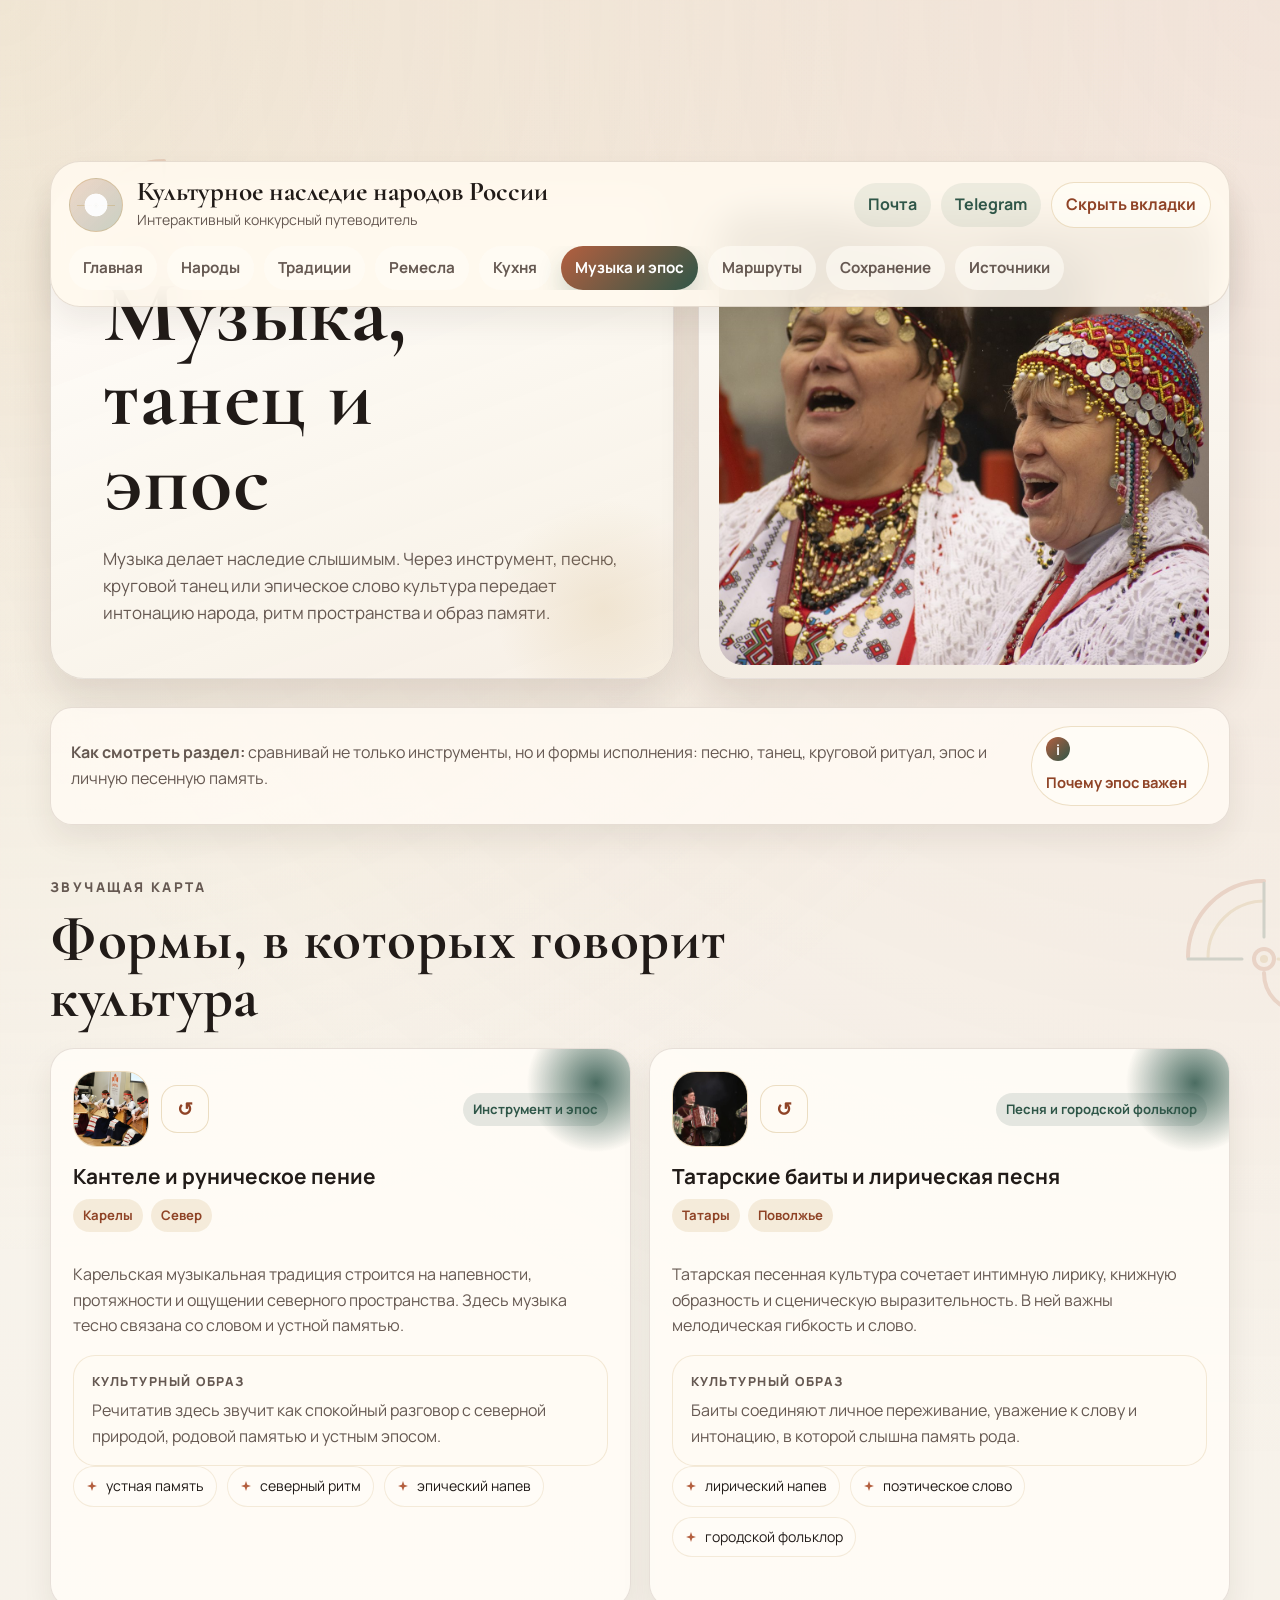
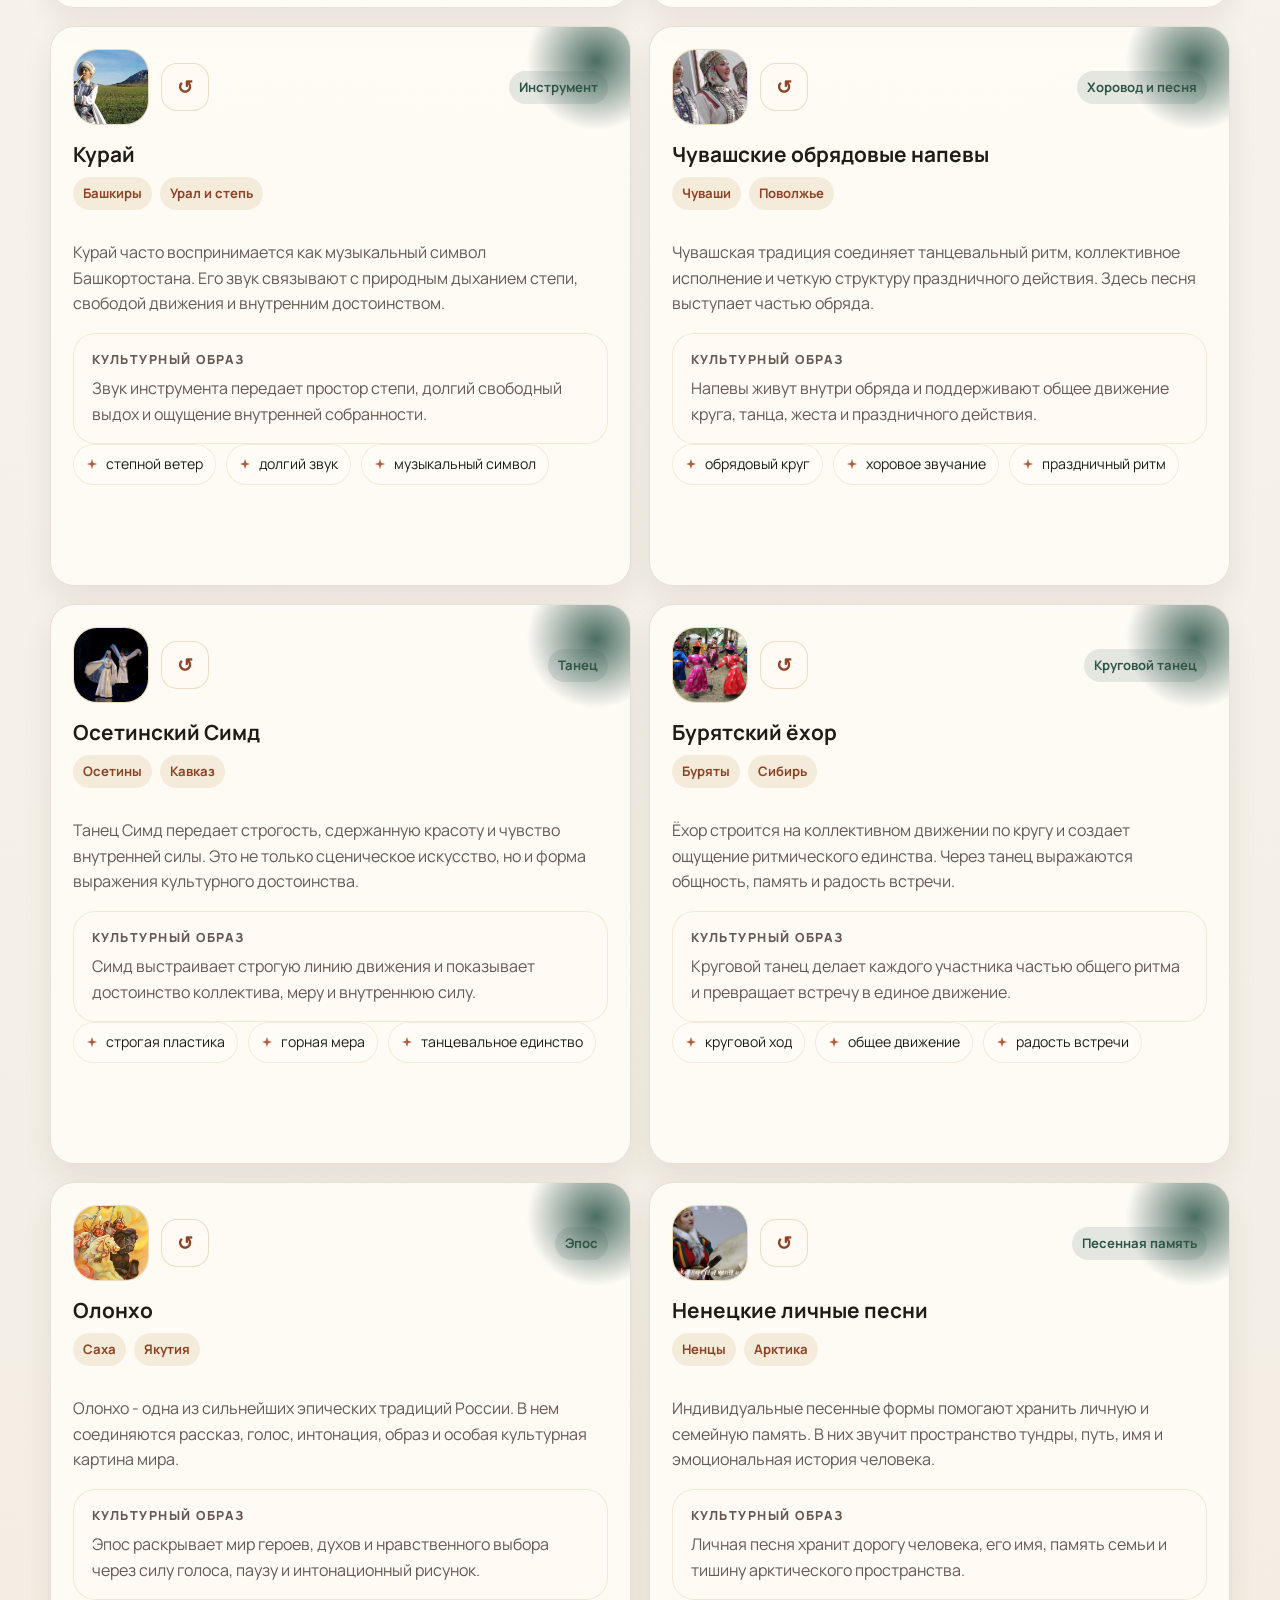
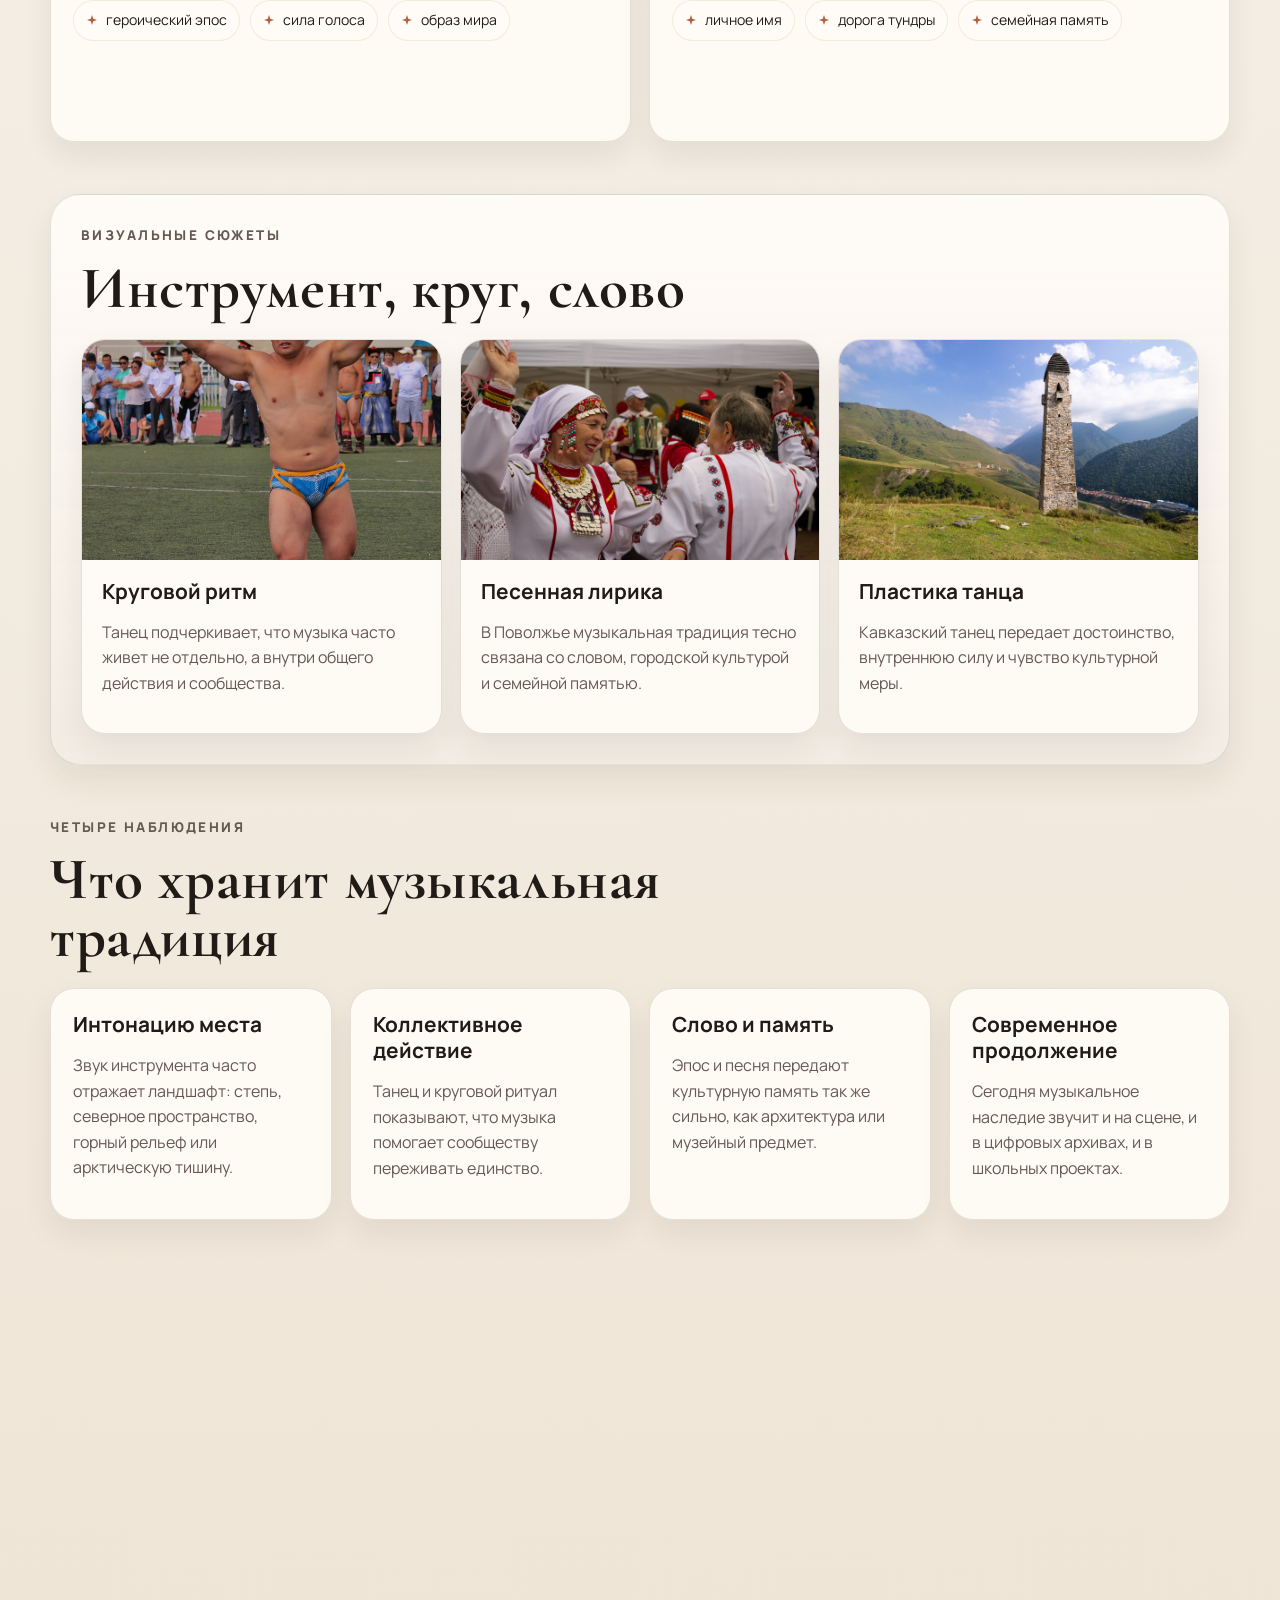
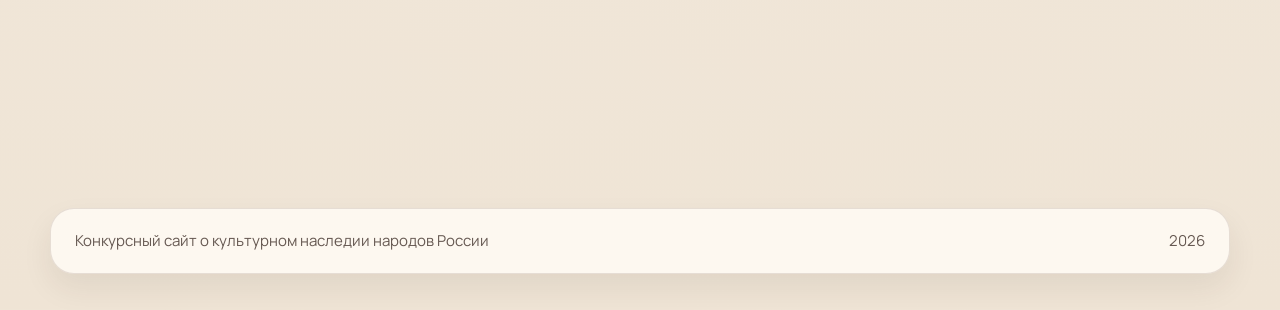
<file: music.html>
﻿<!DOCTYPE html>
<html lang="ru">
<head>
  <meta charset="UTF-8">
  <meta name="viewport" content="width=device-width, initial-scale=1.0">
  <meta name="description" content="Музыка, танец и эпос народов России: курай, олонхо, ёхор, руническое пение и другие культурные формы.">
  <title>Музыка и эпос | Культурное наследие народов России</title>
  <link rel="preconnect" href="https://fonts.googleapis.com">
  <link rel="preconnect" href="https://fonts.gstatic.com" crossorigin>
  <link href="https://fonts.googleapis.com/css2?family=Cormorant+Garamond:wght@500;600;700&family=Manrope:wght@400;500;600;700;800&display=swap" rel="stylesheet">
  <link rel="stylesheet" href="styles.css?v=20260309contest7">
  <link rel="icon" href="favicon.svg?v=20260309contest3" type="image/svg+xml">
</head>
<body data-page="music">
  <header id="site-header" class="site-header"></header>
  <main>
    <section class="hero" data-reveal>
      <div class="hero__content">
        <p class="hero__eyebrow">Раздел 5</p>
        <h1>Музыка, танец и эпос</h1>
        <p class="hero__lead">
          Музыка делает наследие слышимым. Через инструмент, песню, круговой танец или эпическое слово
          культура передает интонацию народа, ритм пространства и образ памяти.
        </p>
      </div>
      <div class="hero__visual">
        <img src="assets/photos/hero-music.jpg" alt="Фотография исполнения на кантеле">
      </div>
    </section>

    <section class="page-note" data-reveal>
      <div class="page-note__text">
        <strong>Как смотреть раздел:</strong> сравнивай не только инструменты, но и формы исполнения:
        песню, танец, круговой ритуал, эпос и личную песенную память.
      </div>
      <button class="hint" type="button" aria-expanded="false">
        <span class="hint__icon">i</span>
        <span class="hint__text">Почему эпос важен</span>
        <span class="hint__bubble">Эпос хранит коллективную память, нравственные ориентиры и художественный язык народа, поэтому он считается важной формой нематериального наследия.</span>
      </button>
    </section>

    <section class="section" data-reveal>
      <div class="section-heading">
        <p class="section-heading__eyebrow">Звучащая карта</p>
        <h2>Формы, в которых говорит культура</h2>
      </div>
      <div id="music-grid" class="card-grid"></div>
    </section>

    <section class="section section--contrast" data-reveal>
      <div class="section-heading">
        <p class="section-heading__eyebrow">Визуальные сюжеты</p>
        <h2>Инструмент, круг, слово</h2>
      </div>
      <div class="media-grid">
        <article class="media-card">
          <img src="assets/photos/gallery-siberia.jpg" alt="Фотография бурятского кругового танца">
          <div class="media-card__body">
            <h3>Круговой ритм</h3>
            <p>Танец подчеркивает, что музыка часто живет не отдельно, а внутри общего действия и сообщества.</p>
          </div>
        </article>
        <article class="media-card">
          <img src="assets/photos/gallery-volga.jpg" alt="Фотография праздника и традиционной культуры Поволжья">
          <div class="media-card__body">
            <h3>Песенная лирика</h3>
            <p>В Поволжье музыкальная традиция тесно связана со словом, городской культурой и семейной памятью.</p>
          </div>
        </article>
        <article class="media-card">
          <img src="assets/photos/gallery-caucasus.jpg" alt="Фотография кавказской башни и горного пейзажа">
          <div class="media-card__body">
            <h3>Пластика танца</h3>
            <p>Кавказский танец передает достоинство, внутреннюю силу и чувство культурной меры.</p>
          </div>
        </article>
      </div>
    </section>

    <section class="section" data-reveal>
      <div class="section-heading">
        <p class="section-heading__eyebrow">Четыре наблюдения</p>
        <h2>Что хранит музыкальная традиция</h2>
      </div>
      <div class="story-grid">
        <article class="story-card">
          <h3>Интонацию места</h3>
          <p>Звук инструмента часто отражает ландшафт: степь, северное пространство, горный рельеф или арктическую тишину.</p>
        </article>
        <article class="story-card">
          <h3>Коллективное действие</h3>
          <p>Танец и круговой ритуал показывают, что музыка помогает сообществу переживать единство.</p>
        </article>
        <article class="story-card">
          <h3>Слово и память</h3>
          <p>Эпос и песня передают культурную память так же сильно, как архитектура или музейный предмет.</p>
        </article>
        <article class="story-card">
          <h3>Современное продолжение</h3>
          <p>Сегодня музыкальное наследие звучит и на сцене, и в цифровых архивах, и в школьных проектах.</p>
        </article>
      </div>
    </section>
  </main>
  <footer id="site-footer" class="site-footer"></footer>

  <noscript>
    <div class="noscript-banner">Для интерактивных блоков нужен JavaScript. Основной контент и ссылки остаются доступны.</div>
  </noscript>

  <script defer src="content.js?v=20260309contest5"></script>
  <script defer src="app.js?v=20260309contest5"></script>
</body>
</html>
</file>
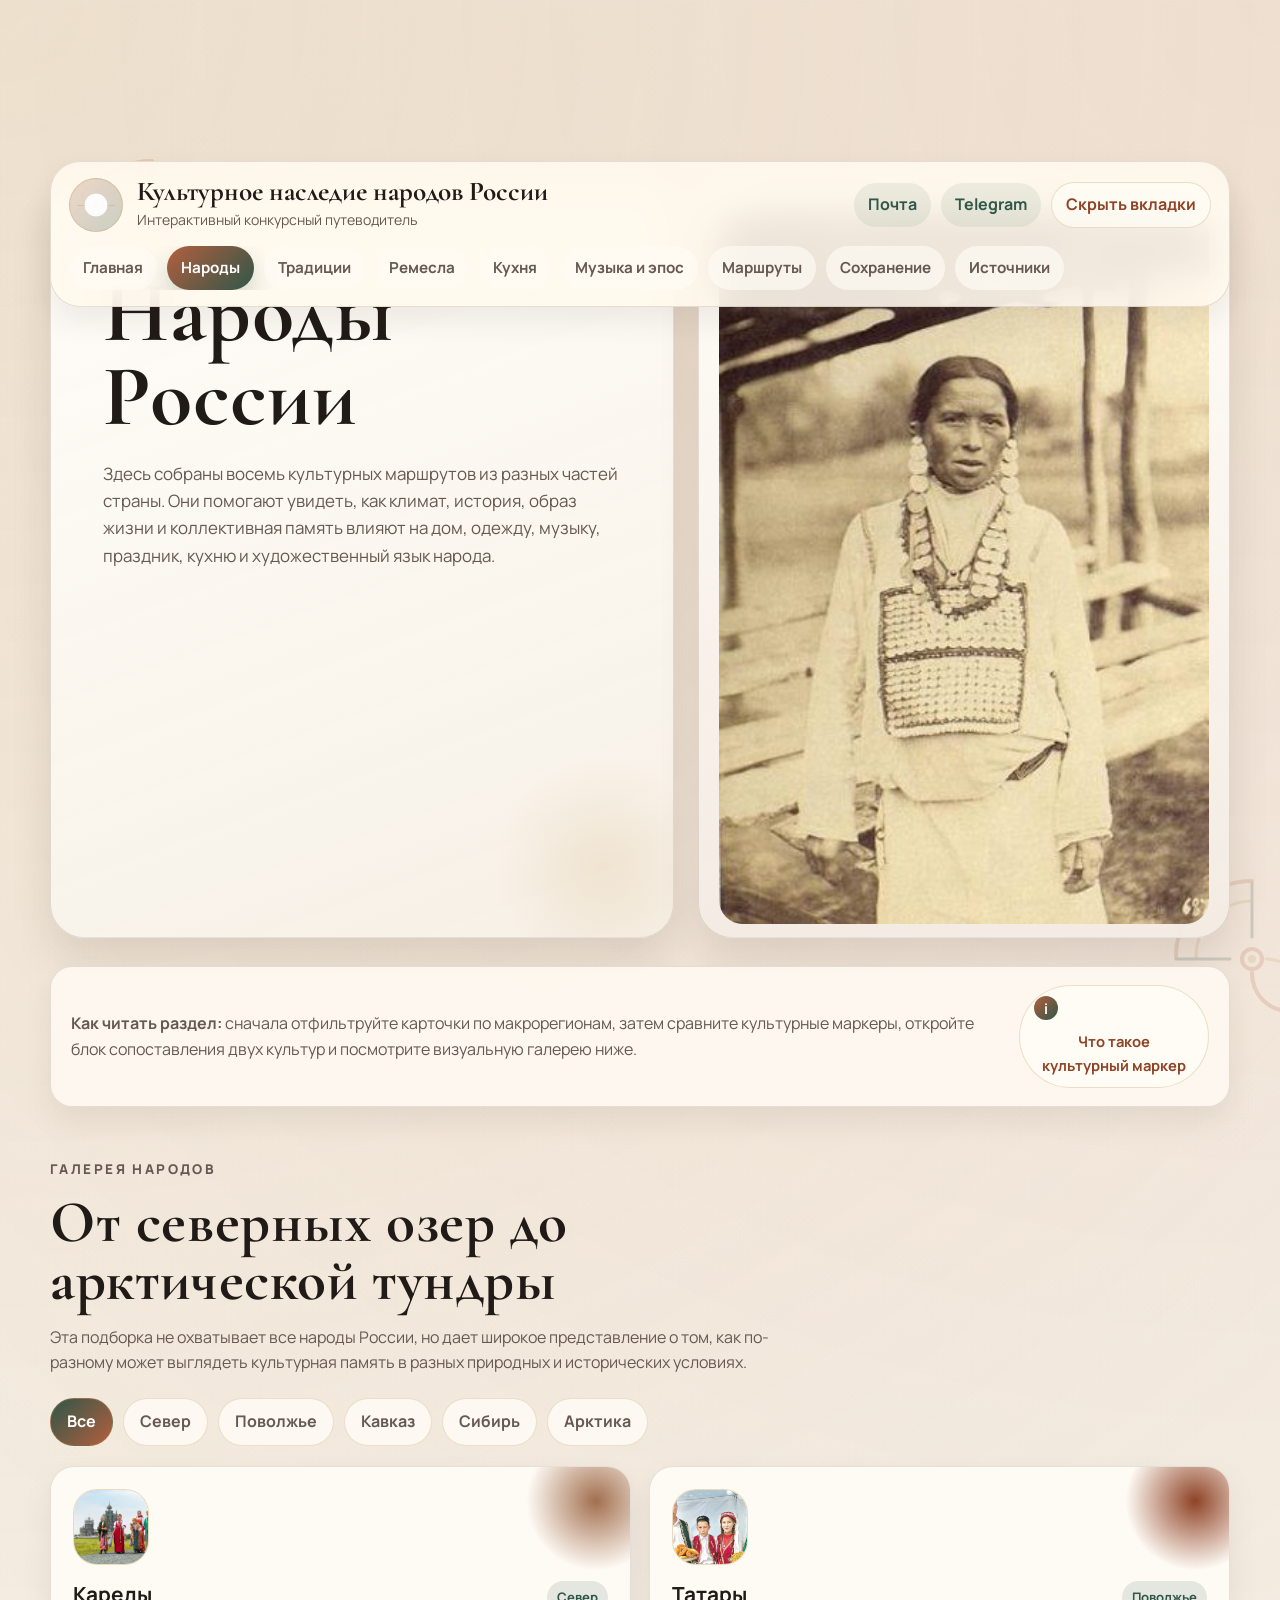
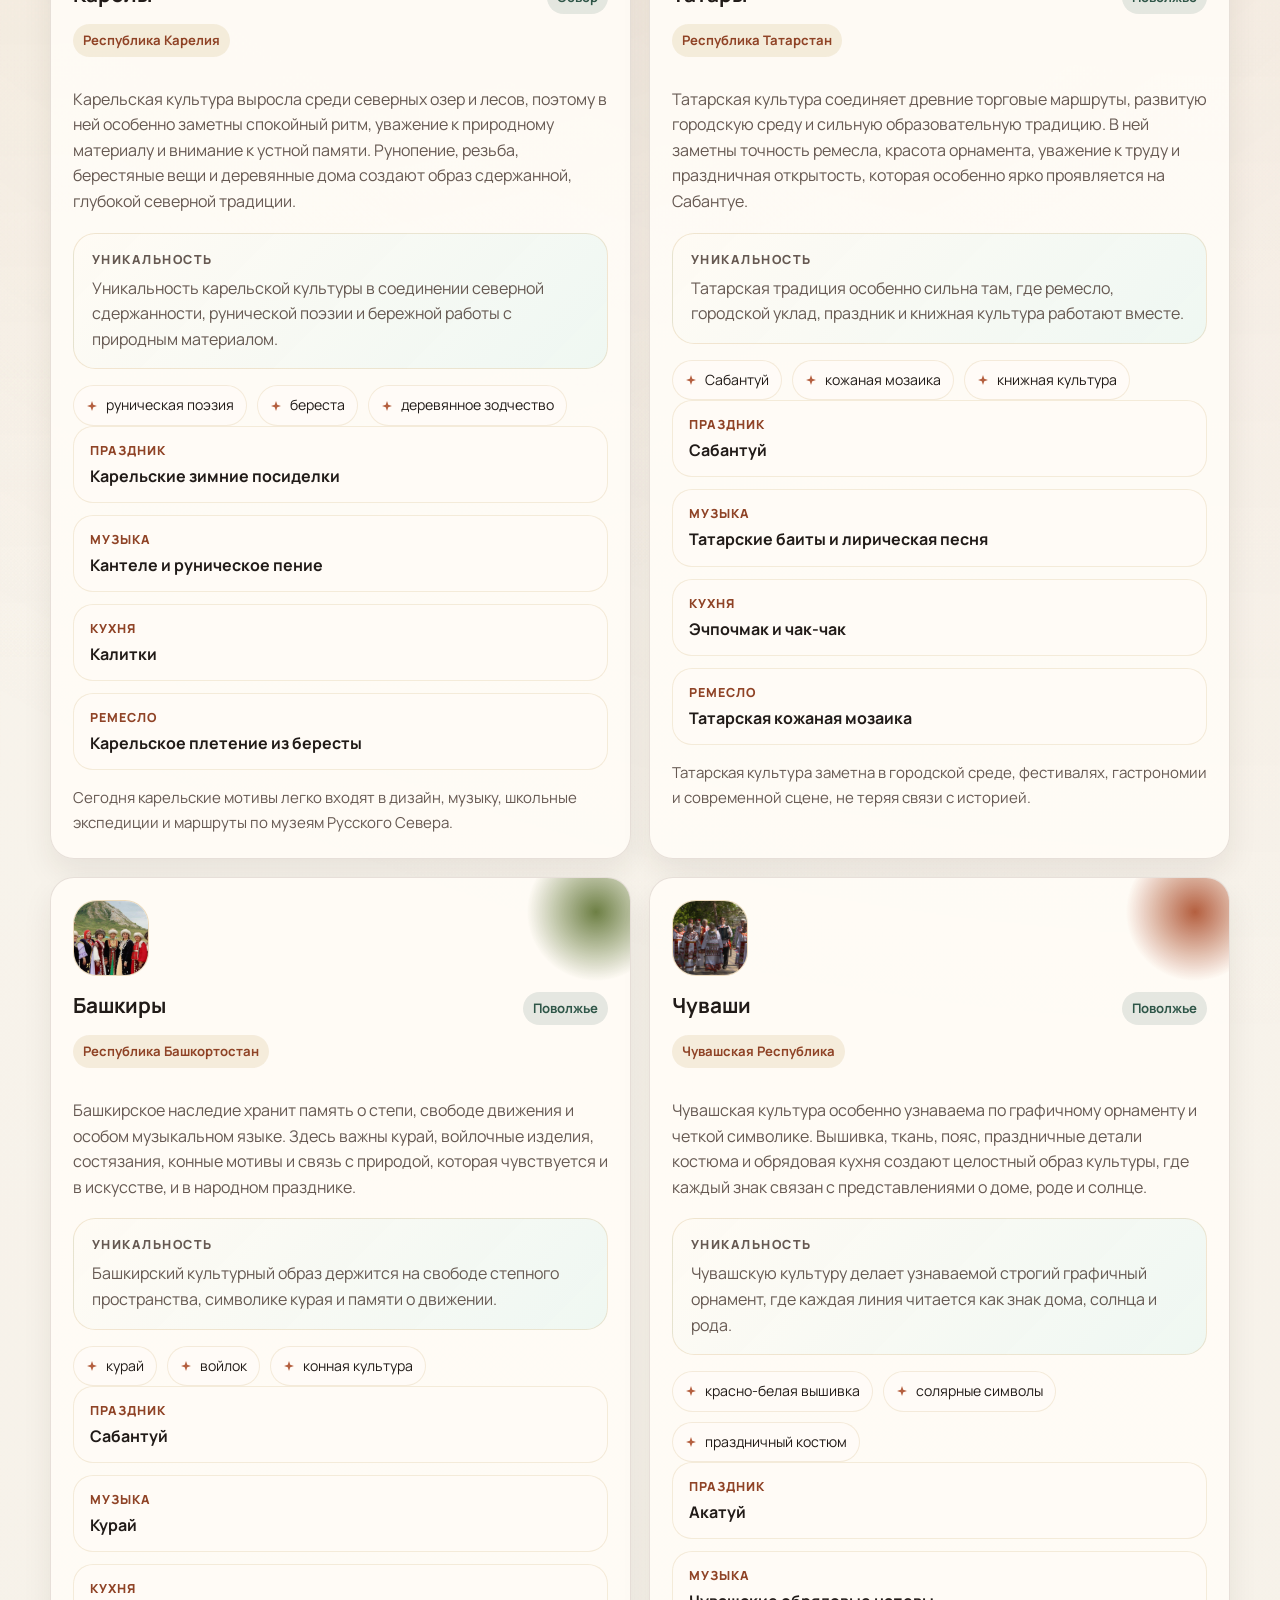
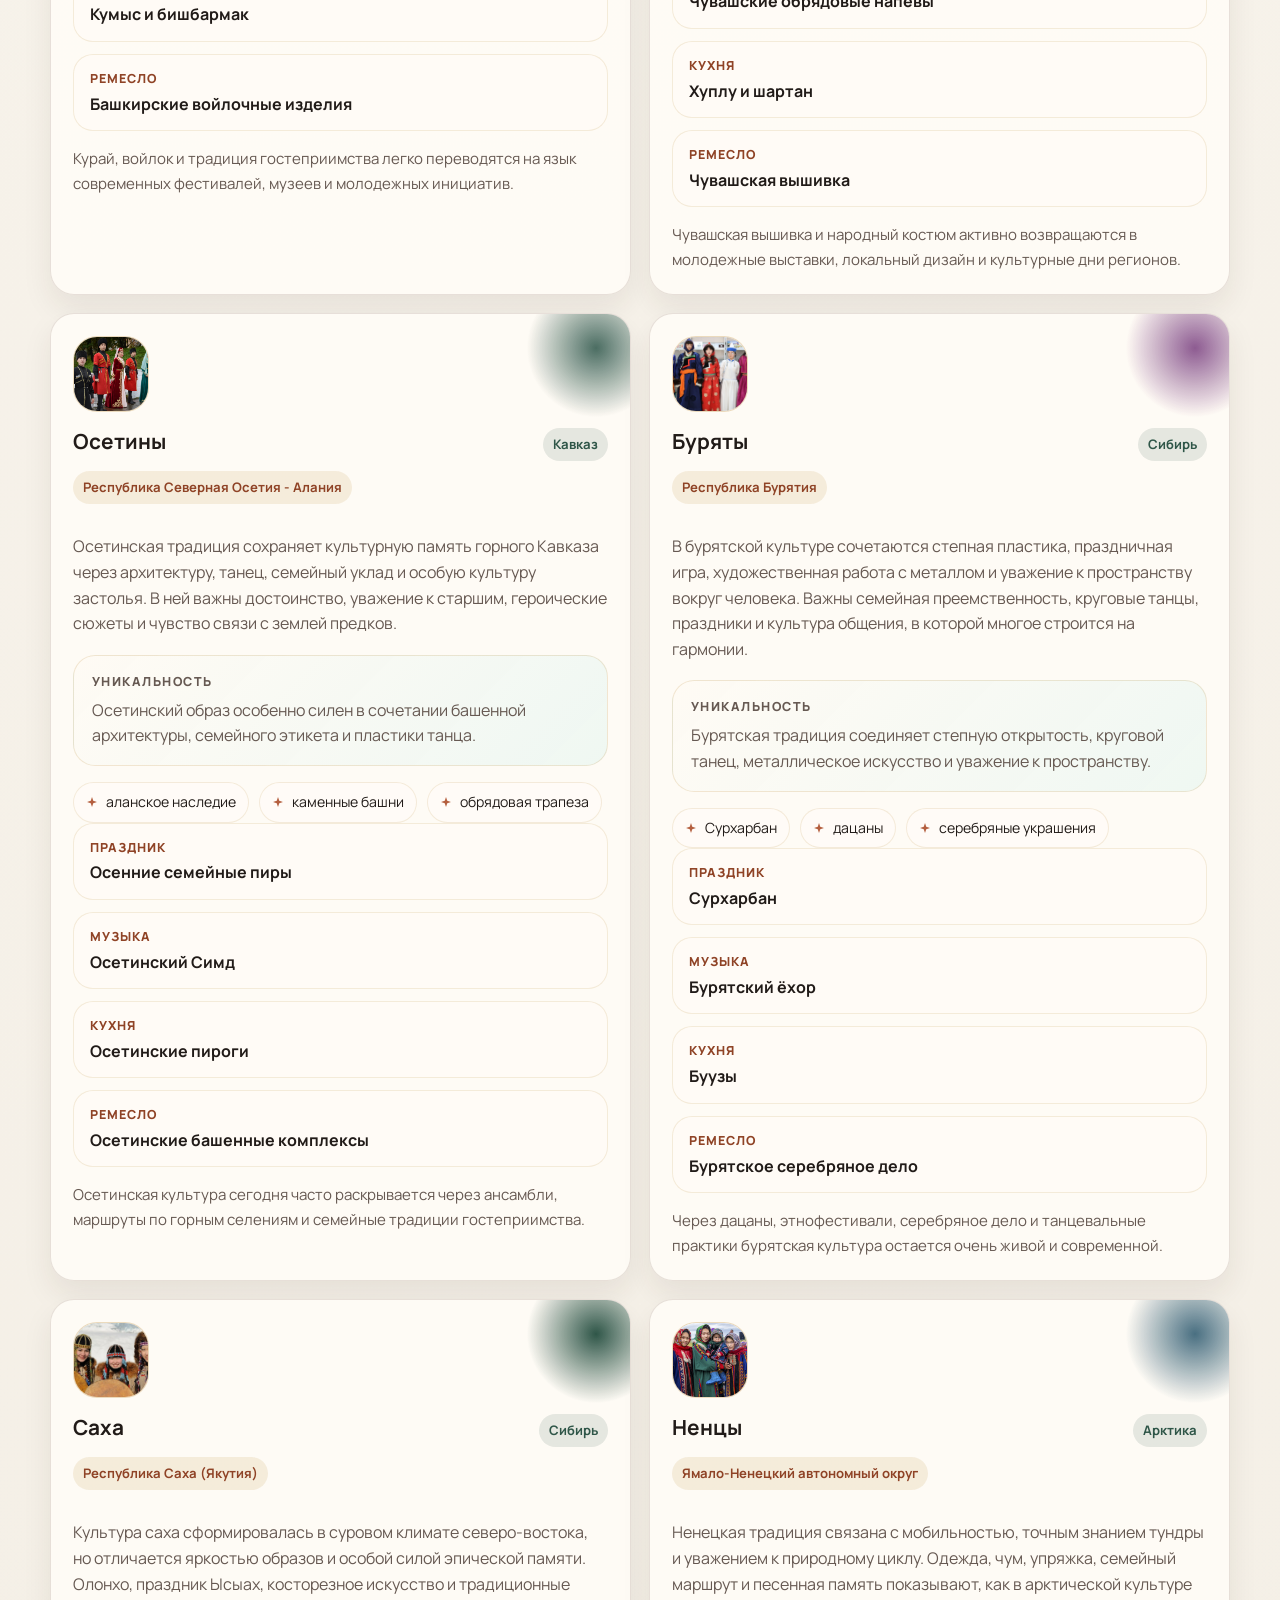
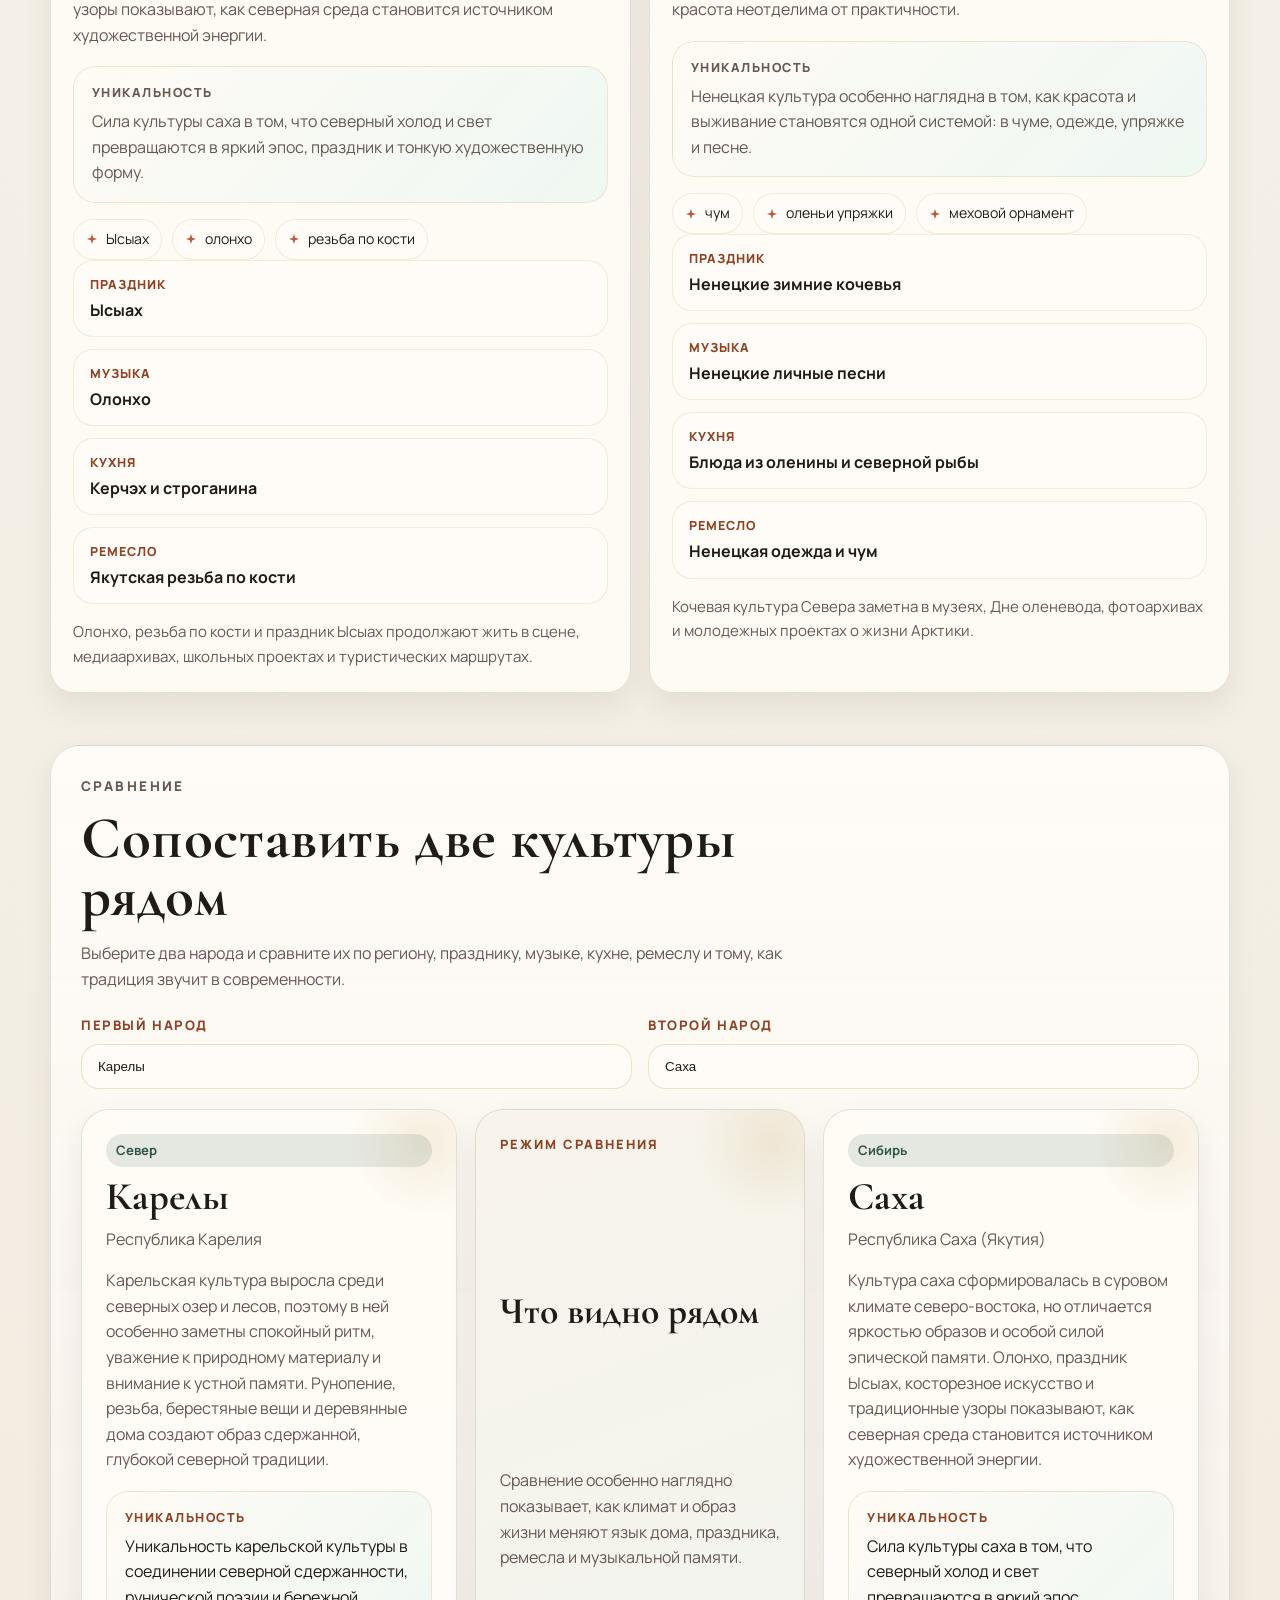
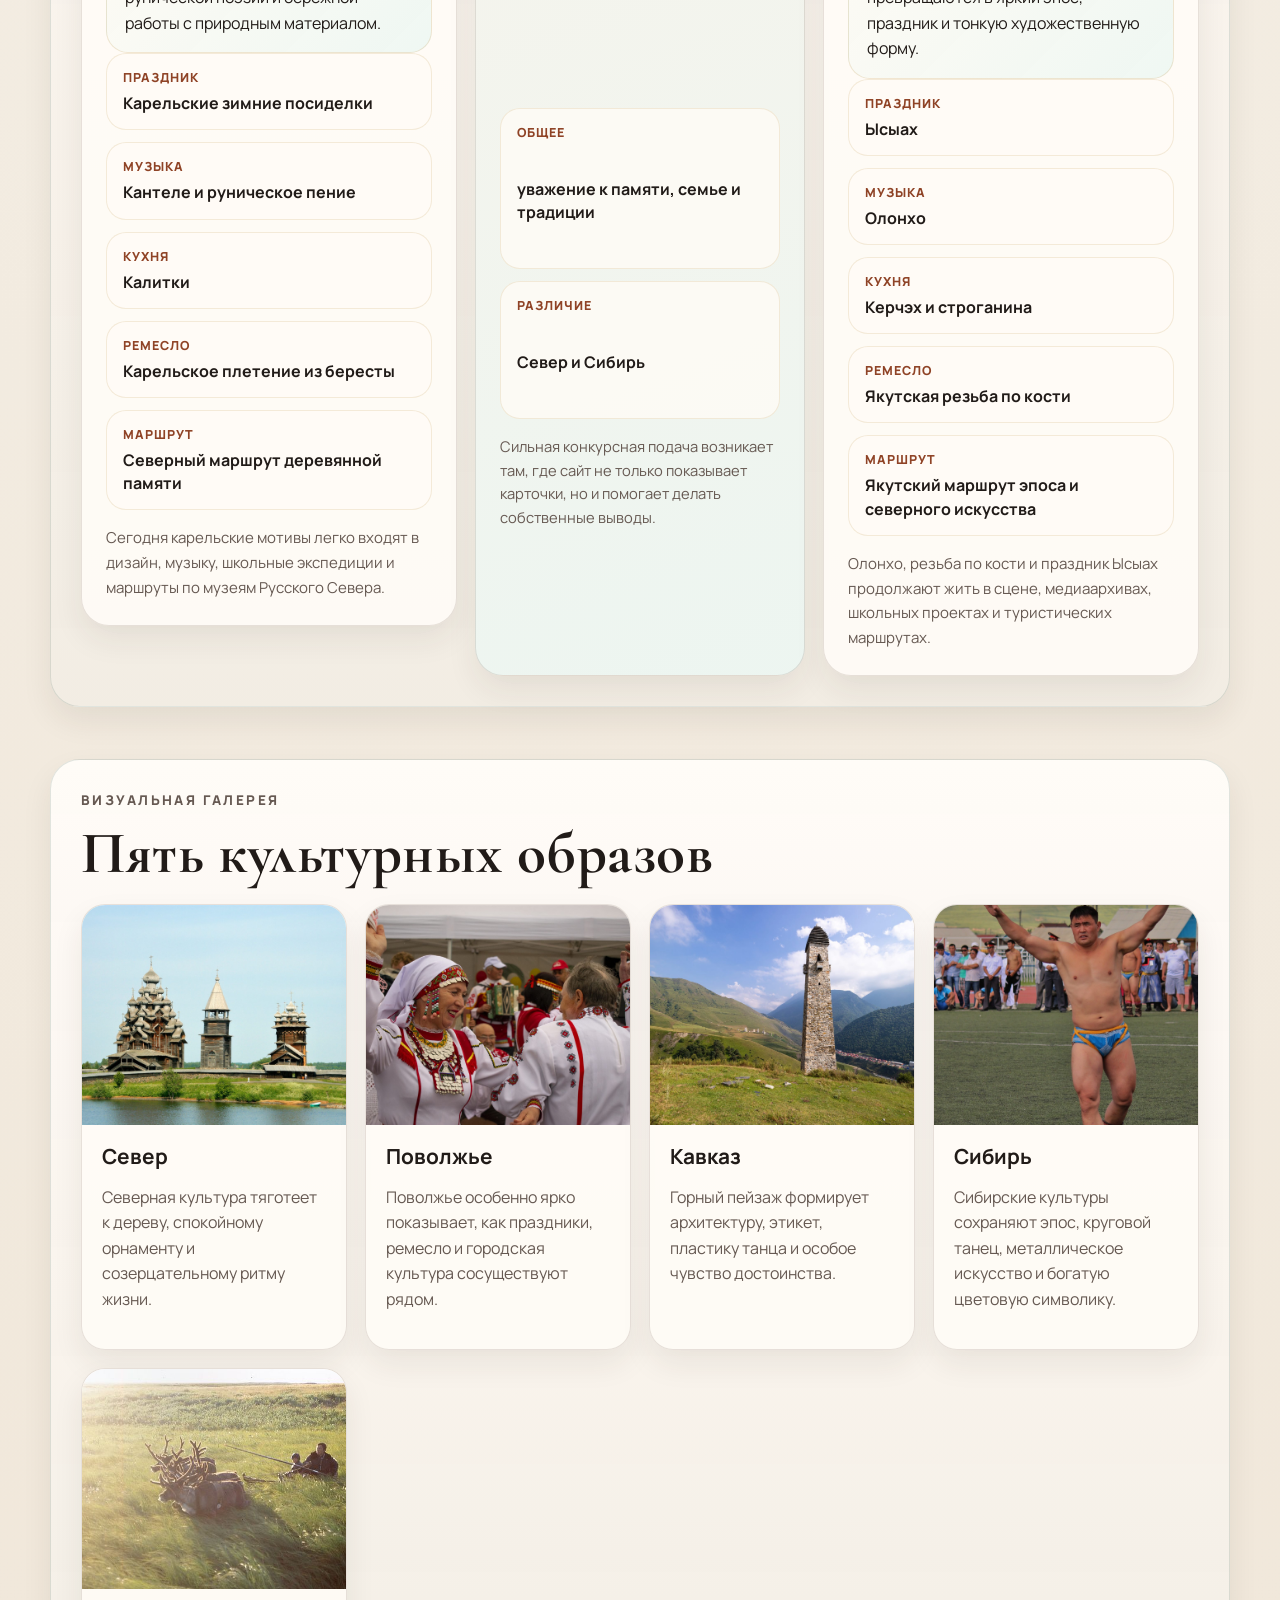
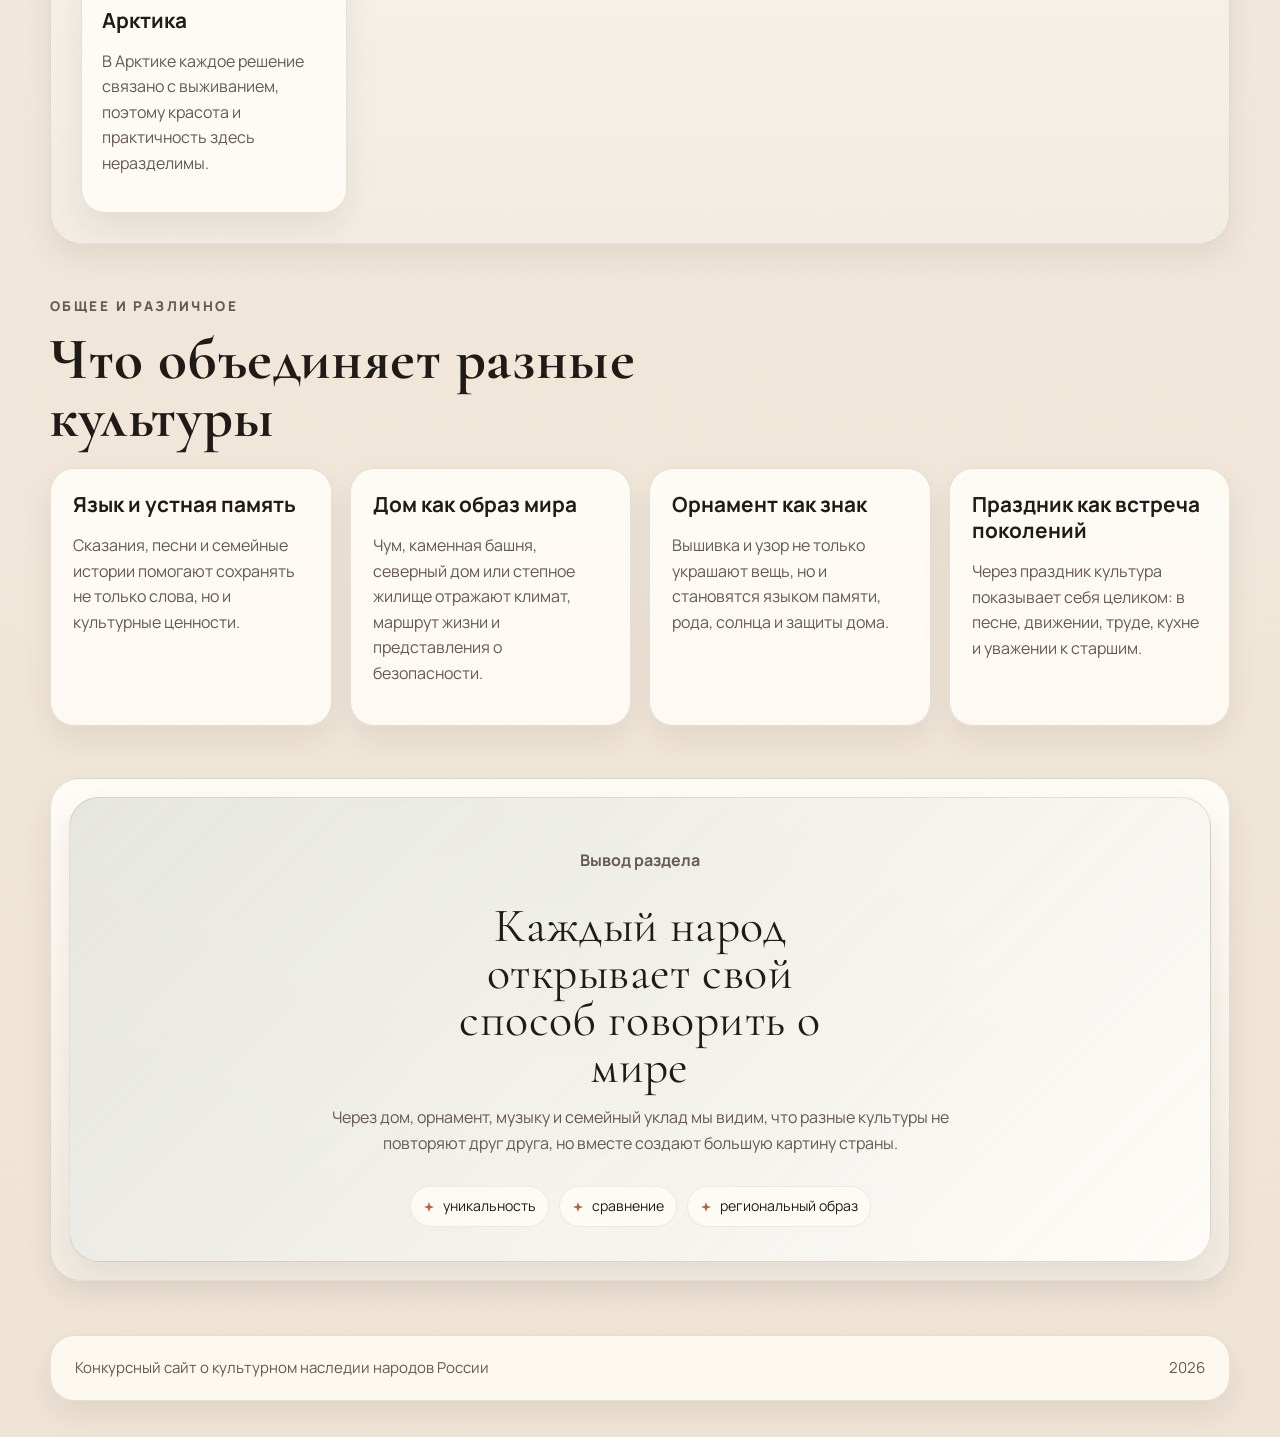
<file: peoples.html>
﻿<!DOCTYPE html>
<html lang="ru">
<head>
  <meta charset="UTF-8">
  <meta name="viewport" content="width=device-width, initial-scale=1.0">
  <meta name="description" content="Народы России на одном сайте: обзор культурных особенностей карелов, татар, башкир, чувашей, осетин, бурят, саха и ненцев.">
  <title>Народы России | Культурное наследие народов России</title>
  <link rel="preconnect" href="https://fonts.googleapis.com">
  <link rel="preconnect" href="https://fonts.gstatic.com" crossorigin>
  <link href="https://fonts.googleapis.com/css2?family=Cormorant+Garamond:wght@500;600;700&family=Manrope:wght@400;500;600;700;800&display=swap" rel="stylesheet">
  <link rel="stylesheet" href="styles.css?v=20260309contest7">
  <link rel="icon" href="favicon.svg?v=20260309contest3" type="image/svg+xml">
</head>
<body data-page="peoples">
  <header id="site-header" class="site-header"></header>
  <main>
    <section class="hero" data-reveal>
      <div class="hero__content">
        <p class="hero__eyebrow">Раздел 1</p>
        <h1>Народы России</h1>
        <p class="hero__lead">
          Здесь собраны восемь культурных маршрутов из разных частей страны. Они помогают увидеть,
          как климат, история, образ жизни и коллективная память влияют на дом, одежду, музыку,
          праздник, кухню и художественный язык народа.
        </p>
      </div>
      <div class="hero__visual">
        <img src="assets/photos/hero-peoples.jpg" alt="Фотография карельского народного костюма на фоне северного храма">
      </div>
    </section>

    <section class="page-note" data-reveal>
      <div class="page-note__text">
        <strong>Как читать раздел:</strong> сначала отфильтруйте карточки по макрорегионам,
        затем сравните культурные маркеры, откройте блок сопоставления двух культур и посмотрите визуальную галерею ниже.
      </div>
      <button class="hint" type="button" aria-expanded="false">
        <span class="hint__icon">i</span>
        <span class="hint__text">Что такое культурный маркер</span>
        <span class="hint__bubble">Это узнаваемый элемент культуры: праздник, орнамент, вид ремесла, музыкальный инструмент или форма жилища.</span>
      </button>
    </section>

    <section class="section" data-reveal>
      <div class="section-heading">
        <p class="section-heading__eyebrow">Галерея народов</p>
        <h2>От северных озер до арктической тундры</h2>
        <p>
          Эта подборка не охватывает все народы России, но дает широкое представление о том,
          как по-разному может выглядеть культурная память в разных природных и исторических условиях.
        </p>
      </div>
      <div id="peoples-filters" class="filter-bar" aria-label="Фильтр по макрорегионам"></div>
      <div id="peoples-grid" class="card-grid"></div>
    </section>

    <section class="section section--contrast" data-reveal>
      <div class="section-heading">
        <p class="section-heading__eyebrow">Сравнение</p>
        <h2>Сопоставить две культуры рядом</h2>
        <p>
          Выберите два народа и сравните их по региону, празднику, музыке, кухне, ремеслу
          и тому, как традиция звучит в современности.
        </p>
      </div>
      <div class="compare-controls">
        <label class="compare-field">
          <span>Первый народ</span>
          <select id="compare-first"></select>
        </label>
        <label class="compare-field">
          <span>Второй народ</span>
          <select id="compare-second"></select>
        </label>
      </div>
      <div id="people-compare" class="compare-board"></div>
    </section>

    <section class="section section--contrast" data-reveal>
      <div class="section-heading">
        <p class="section-heading__eyebrow">Визуальная галерея</p>
        <h2>Пять культурных образов</h2>
      </div>
      <div class="media-grid">
        <article class="media-card">
          <img src="assets/photos/gallery-north.jpg" alt="Фотография деревянной северной часовни">
          <div class="media-card__body">
            <h3>Север</h3>
            <p>Северная культура тяготеет к дереву, спокойному орнаменту и созерцательному ритму жизни.</p>
          </div>
        </article>
        <article class="media-card">
          <img src="assets/photos/gallery-volga.jpg" alt="Фотография праздника и традиционной культуры Поволжья">
          <div class="media-card__body">
            <h3>Поволжье</h3>
            <p>Поволжье особенно ярко показывает, как праздники, ремесло и городская культура сосуществуют рядом.</p>
          </div>
        </article>
        <article class="media-card">
          <img src="assets/photos/gallery-caucasus.jpg" alt="Фотография осетинской башни на фоне гор">
          <div class="media-card__body">
            <h3>Кавказ</h3>
            <p>Горный пейзаж формирует архитектуру, этикет, пластику танца и особое чувство достоинства.</p>
          </div>
        </article>
        <article class="media-card">
          <img src="assets/photos/gallery-siberia.jpg" alt="Фотография бурятского кругового танца">
          <div class="media-card__body">
            <h3>Сибирь</h3>
            <p>Сибирские культуры сохраняют эпос, круговой танец, металлическое искусство и богатую цветовую символику.</p>
          </div>
        </article>
        <article class="media-card">
          <img src="assets/photos/gallery-arctic.jpg" alt="Фотография Дня оленевода в Арктике">
          <div class="media-card__body">
            <h3>Арктика</h3>
            <p>В Арктике каждое решение связано с выживанием, поэтому красота и практичность здесь неразделимы.</p>
          </div>
        </article>
      </div>
    </section>

    <section class="section" data-reveal>
      <div class="section-heading">
        <p class="section-heading__eyebrow">Общее и различное</p>
        <h2>Что объединяет разные культуры</h2>
      </div>
      <div class="story-grid">
        <article class="story-card">
          <h3>Язык и устная память</h3>
          <p>Сказания, песни и семейные истории помогают сохранять не только слова, но и культурные ценности.</p>
        </article>
        <article class="story-card">
          <h3>Дом как образ мира</h3>
          <p>Чум, каменная башня, северный дом или степное жилище отражают климат, маршрут жизни и представления о безопасности.</p>
        </article>
        <article class="story-card">
          <h3>Орнамент как знак</h3>
          <p>Вышивка и узор не только украшают вещь, но и становятся языком памяти, рода, солнца и защиты дома.</p>
        </article>
        <article class="story-card">
          <h3>Праздник как встреча поколений</h3>
          <p>Через праздник культура показывает себя целиком: в песне, движении, труде, кухне и уважении к старшим.</p>
        </article>
      </div>
    </section>
  </main>
  <footer id="site-footer" class="site-footer"></footer>

  <noscript>
    <div class="noscript-banner">Для интерактивных блоков нужен JavaScript. Основной контент и ссылки остаются доступны.</div>
  </noscript>

  <script defer src="content.js?v=20260309contest5"></script>
  <script defer src="app.js?v=20260309contest5"></script>
</body>
</html>
</file>
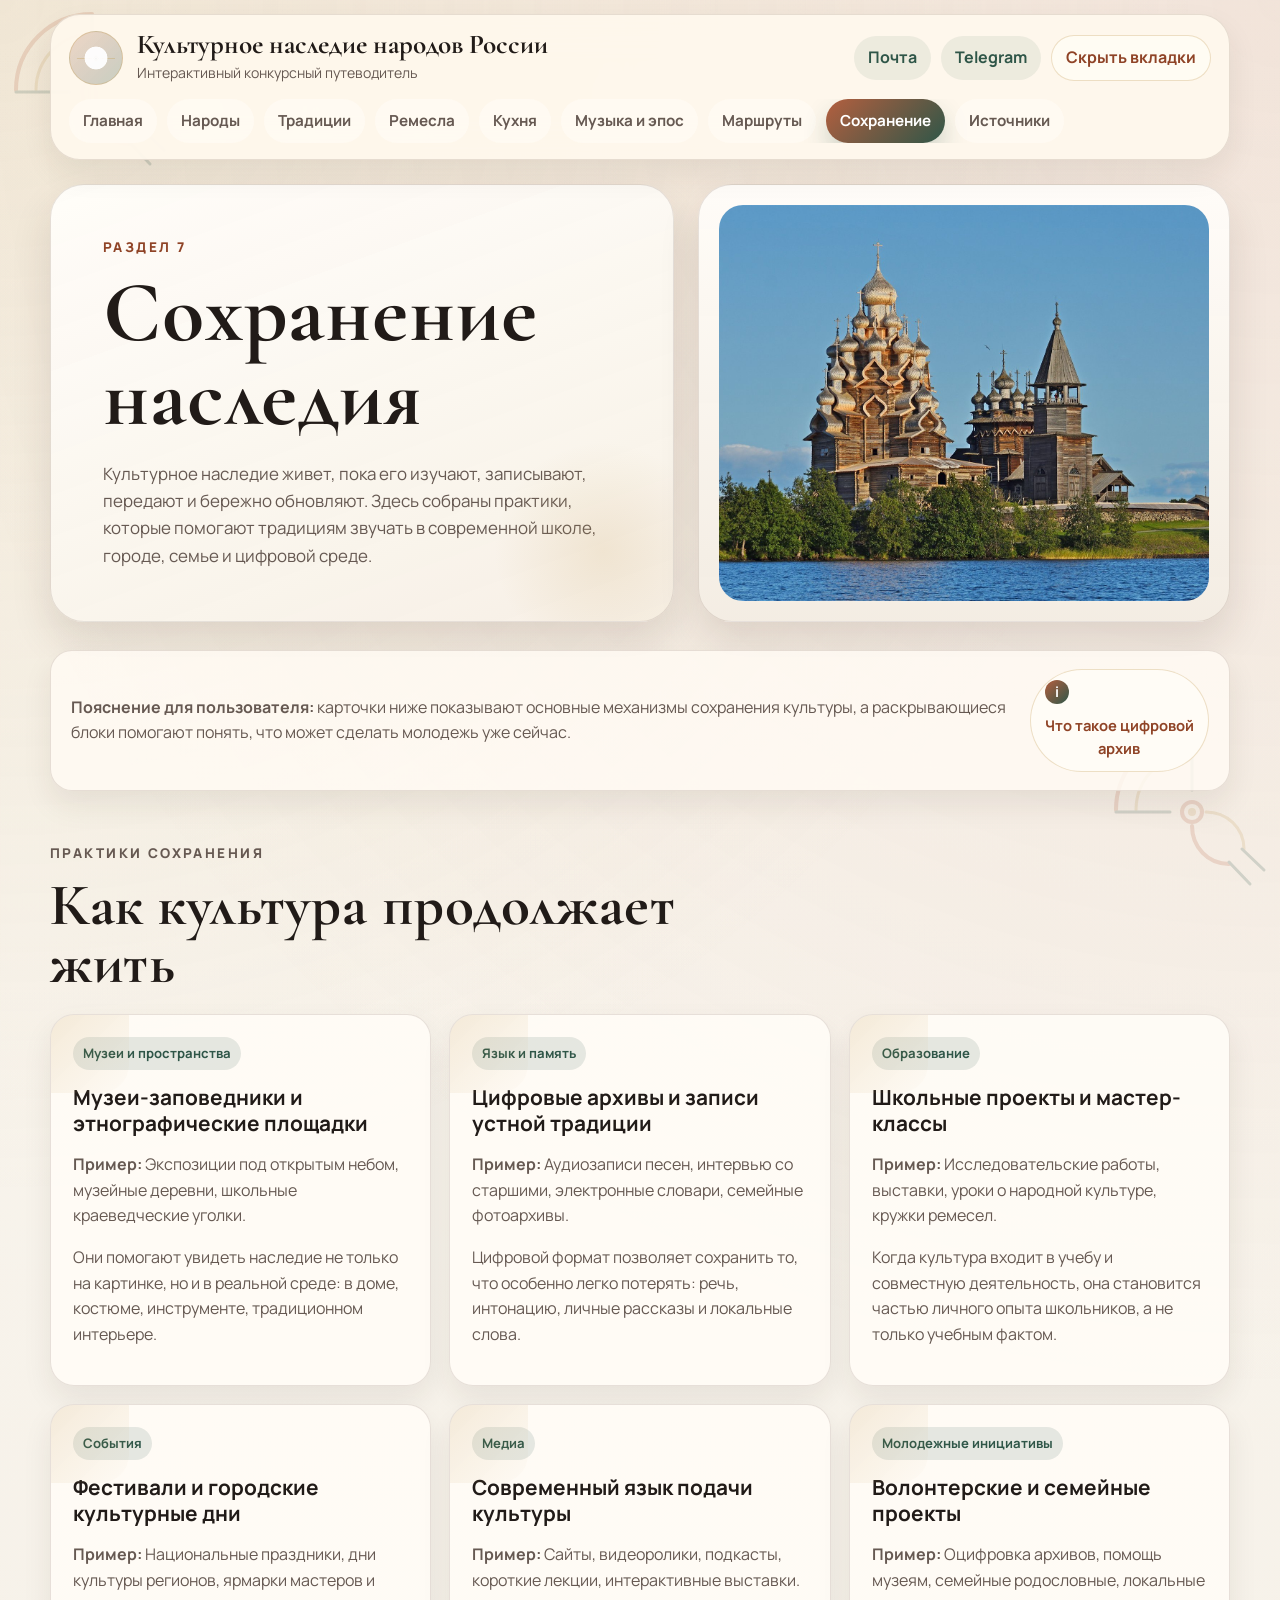
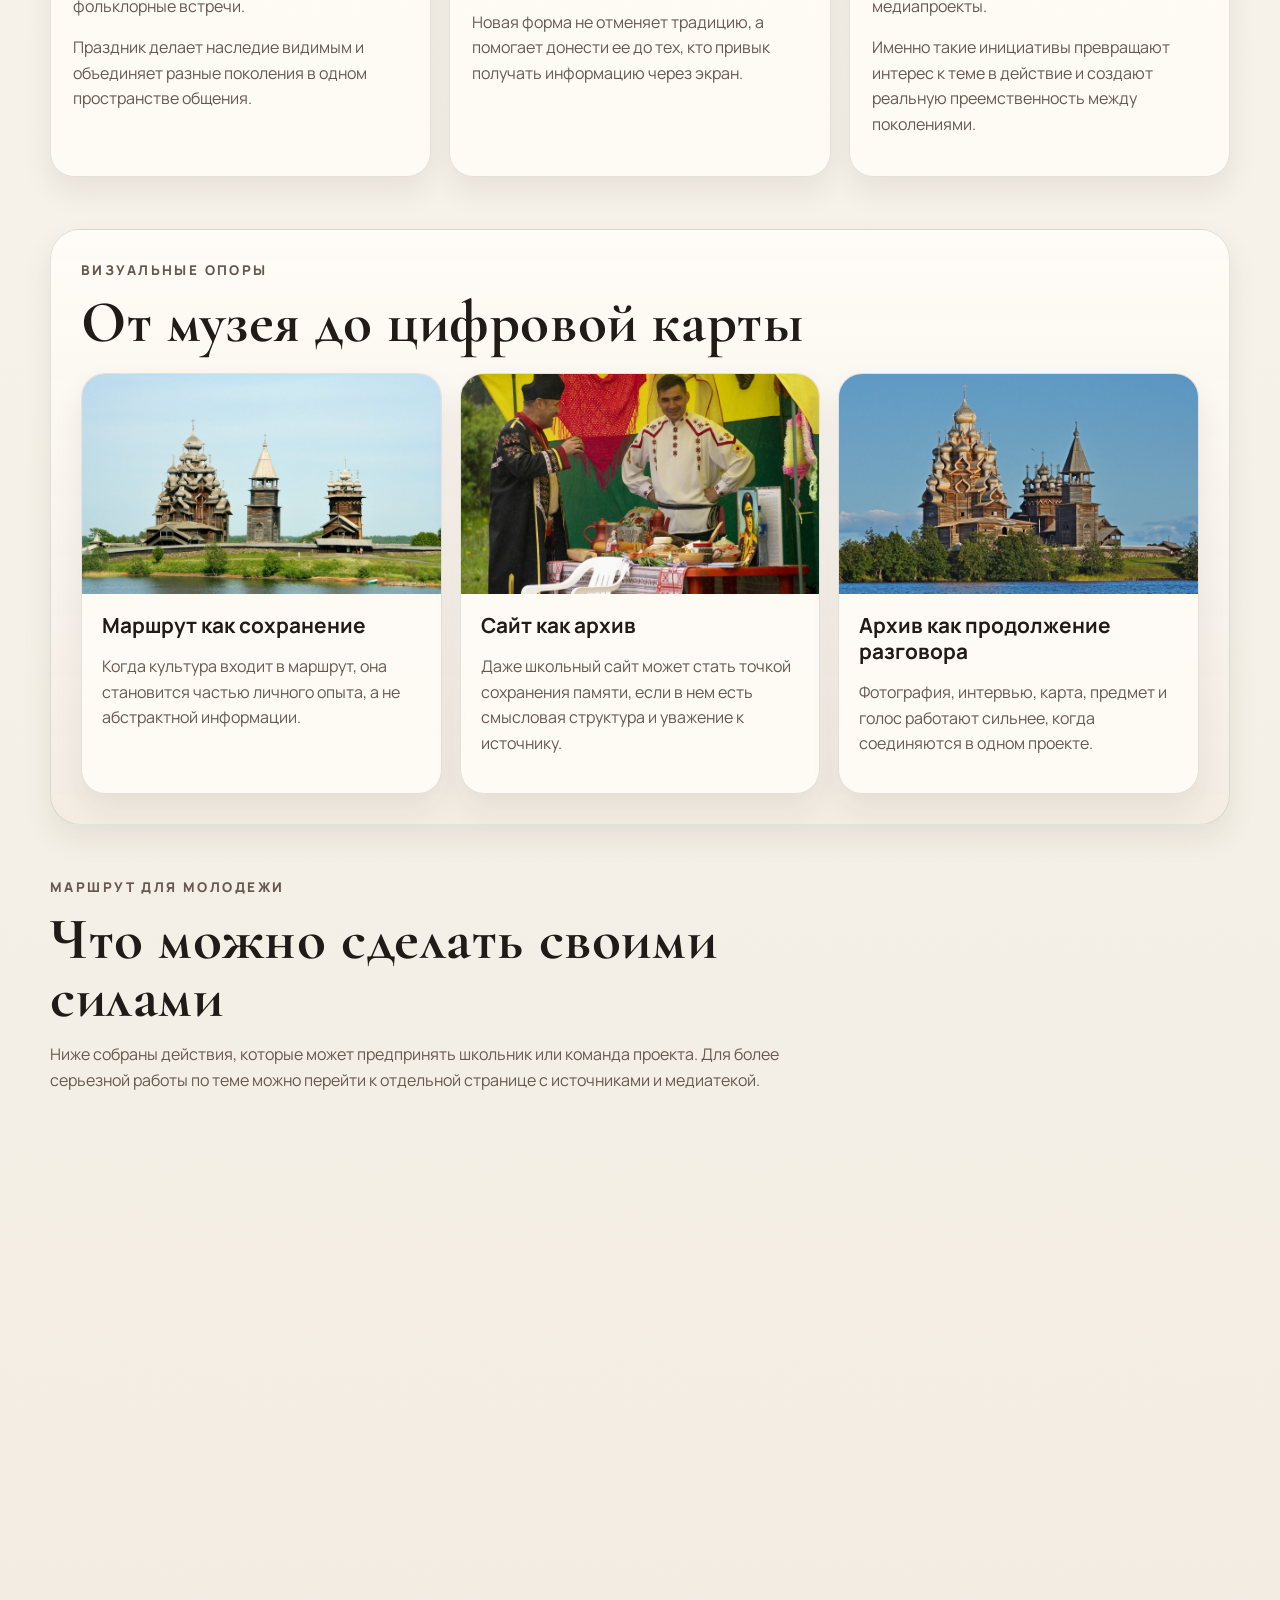
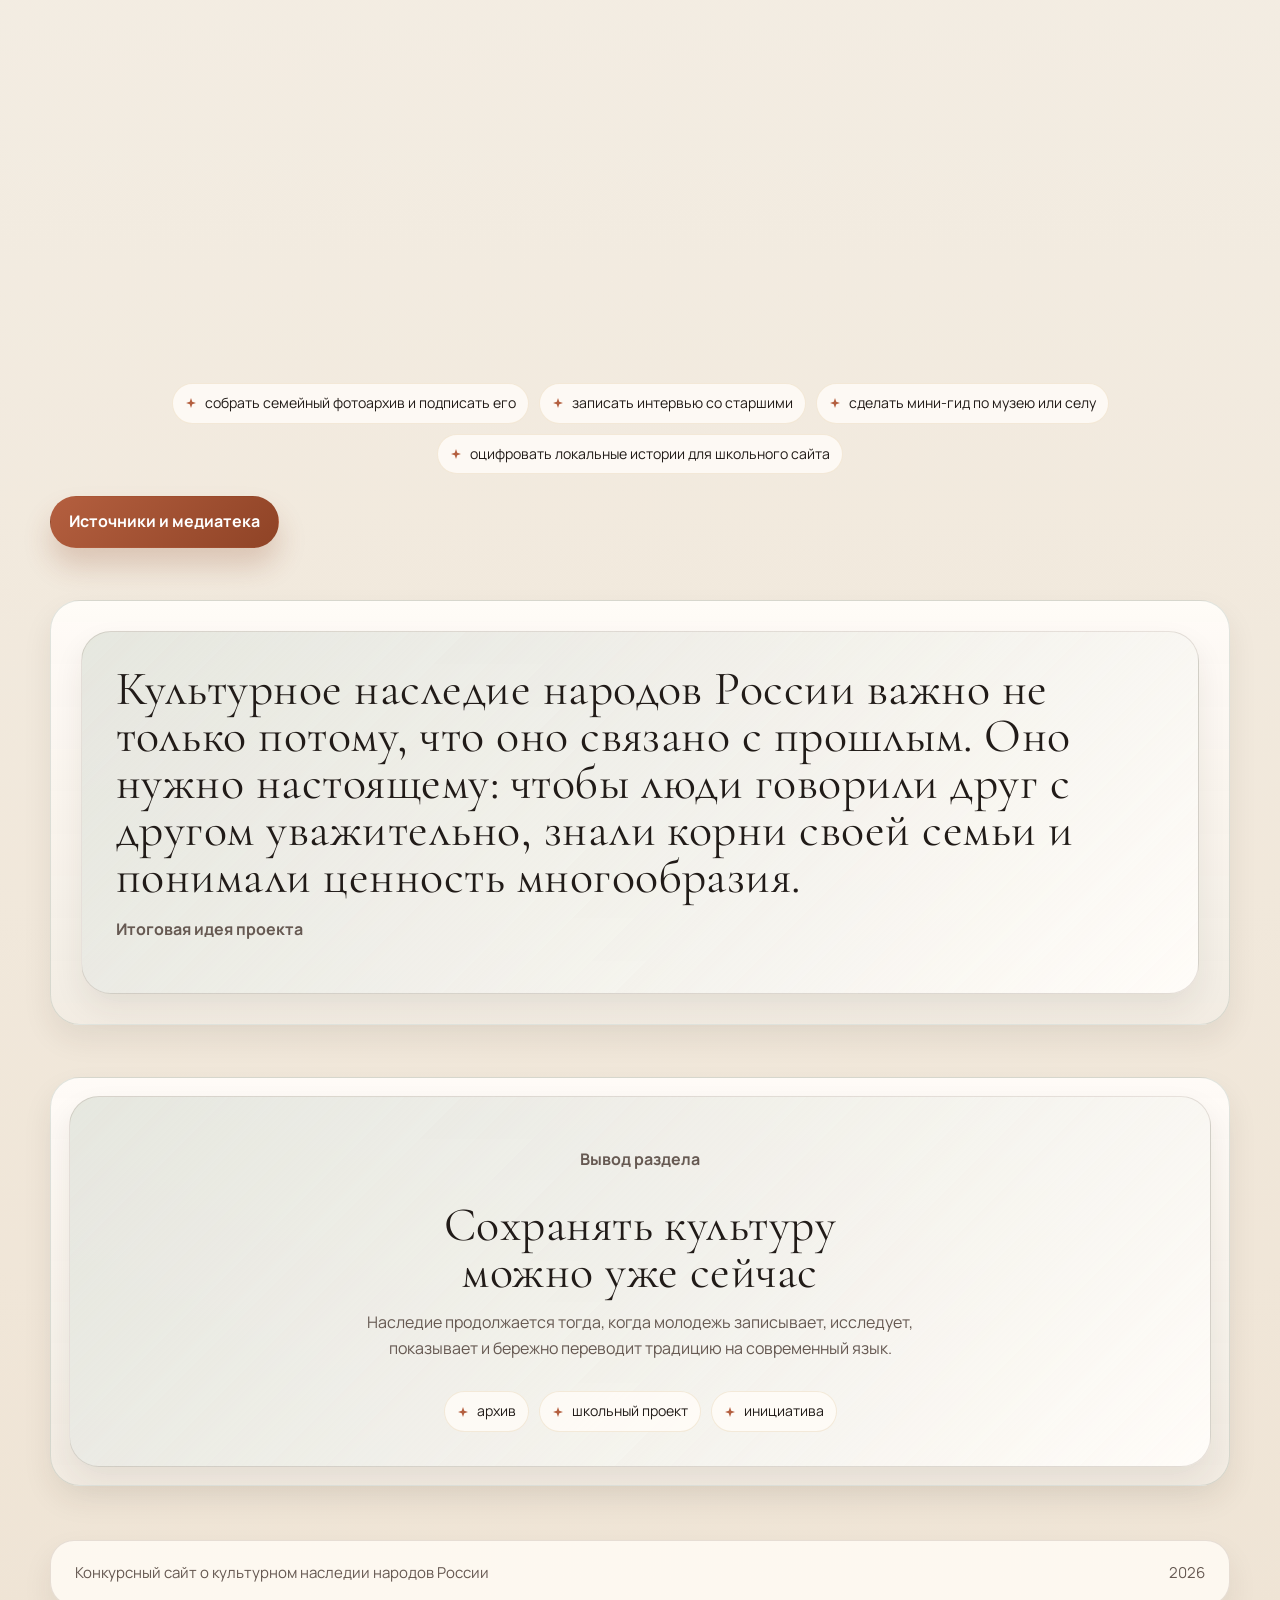
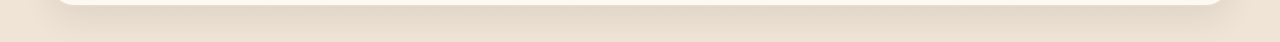
<file: preservation.html>
﻿<!DOCTYPE html>
<html lang="ru">
<head>
  <meta charset="UTF-8">
  <meta name="viewport" content="width=device-width, initial-scale=1.0">
  <meta name="description" content="Как сохраняют культурное наследие народов России: музеи, цифровые архивы, школьные проекты, молодежные инициативы и мастерские.">
  <title>Сохранение наследия | Культурное наследие народов России</title>
  <link rel="preconnect" href="https://fonts.googleapis.com">
  <link rel="preconnect" href="https://fonts.gstatic.com" crossorigin>
  <link href="https://fonts.googleapis.com/css2?family=Cormorant+Garamond:wght@500;600;700&family=Manrope:wght@400;500;600;700;800&display=swap" rel="stylesheet">
  <link rel="stylesheet" href="styles.css?v=20260309contest7">
  <link rel="icon" href="favicon.svg?v=20260309contest3" type="image/svg+xml">
</head>
<body data-page="preservation">
  <header id="site-header" class="site-header"></header>
  <main>
    <section class="hero" data-reveal>
      <div class="hero__content">
        <p class="hero__eyebrow">Раздел 7</p>
        <h1>Сохранение наследия</h1>
        <p class="hero__lead">
          Культурное наследие живет, пока его изучают, записывают, передают и бережно обновляют.
          Здесь собраны практики, которые помогают традициям звучать в современной школе, городе,
          семье и цифровой среде.
        </p>
      </div>
      <div class="hero__visual">
        <img src="assets/photos/hero-preservation.jpg" alt="Фотография ансамбля Кижского погоста как примера сохраненного наследия">
      </div>
    </section>

    <section class="page-note" data-reveal>
      <div class="page-note__text">
        <strong>Пояснение для пользователя:</strong> карточки ниже показывают основные механизмы сохранения
        культуры, а раскрывающиеся блоки помогают понять, что может сделать молодежь уже сейчас.
      </div>
      <button class="hint" type="button" aria-expanded="false">
        <span class="hint__icon">i</span>
        <span class="hint__text">Что такое цифровой архив</span>
        <span class="hint__bubble">Это электронное собрание фотографий, аудио, видео, текстов и описаний, которое помогает сохранять материалы и делать их доступными для изучения.</span>
      </button>
    </section>

    <section class="section" data-reveal>
      <div class="section-heading">
        <p class="section-heading__eyebrow">Практики сохранения</p>
        <h2>Как культура продолжает жить</h2>
      </div>
      <div id="preservation-grid" class="feature-grid"></div>
    </section>

    <section class="section section--contrast" data-reveal>
      <div class="section-heading">
        <p class="section-heading__eyebrow">Визуальные опоры</p>
        <h2>От музея до цифровой карты</h2>
      </div>
      <div class="media-grid">
        <article class="media-card">
          <img src="assets/photos/hero-routes.jpg" alt="Фотография северной часовни как части культурного маршрута">
          <div class="media-card__body">
            <h3>Маршрут как сохранение</h3>
            <p>Когда культура входит в маршрут, она становится частью личного опыта, а не абстрактной информации.</p>
          </div>
        </article>
        <article class="media-card">
          <img src="assets/photos/hero-home.jpg" alt="Фотография народного праздника и традиционного стола">
          <div class="media-card__body">
            <h3>Сайт как архив</h3>
            <p>Даже школьный сайт может стать точкой сохранения памяти, если в нем есть смысловая структура и уважение к источнику.</p>
          </div>
        </article>
        <article class="media-card">
          <img src="assets/photos/hero-preservation.jpg" alt="Фотография ансамбля Кижского погоста как примера сохраненного наследия">
          <div class="media-card__body">
            <h3>Архив как продолжение разговора</h3>
            <p>Фотография, интервью, карта, предмет и голос работают сильнее, когда соединяются в одном проекте.</p>
          </div>
        </article>
      </div>
    </section>

    <section class="section" data-reveal>
      <div class="section-heading">
        <p class="section-heading__eyebrow">Маршрут для молодежи</p>
        <h2>Что можно сделать своими силами</h2>
        <p>
          Ниже собраны действия, которые может предпринять школьник или команда проекта. Для
          более серьезной работы по теме можно перейти к отдельной странице с источниками и медиатекой.
        </p>
      </div>
      <div id="preservation-accordion" class="accordion"></div>
      <div id="preservation-school-actions" class="chip-list chip-list--center"></div>
      <div class="section-actions">
        <a class="button button--primary" href="sources.html">Источники и медиатека</a>
      </div>
    </section>

    <section class="section section--contrast" data-reveal>
      <div class="quote-block">
        <p class="quote-block__text">
          Культурное наследие народов России важно не только потому, что оно связано с прошлым.
          Оно нужно настоящему: чтобы люди говорили друг с другом уважительно, знали корни своей семьи
          и понимали ценность многообразия.
        </p>
        <p class="quote-block__caption">Итоговая идея проекта</p>
      </div>
    </section>
  </main>
  <footer id="site-footer" class="site-footer"></footer>

  <noscript>
    <div class="noscript-banner">Для интерактивных блоков нужен JavaScript. Основной контент и ссылки остаются доступны.</div>
  </noscript>

  <script defer src="content.js?v=20260309contest5"></script>
  <script defer src="app.js?v=20260309contest5"></script>
</body>
</html>
</file>
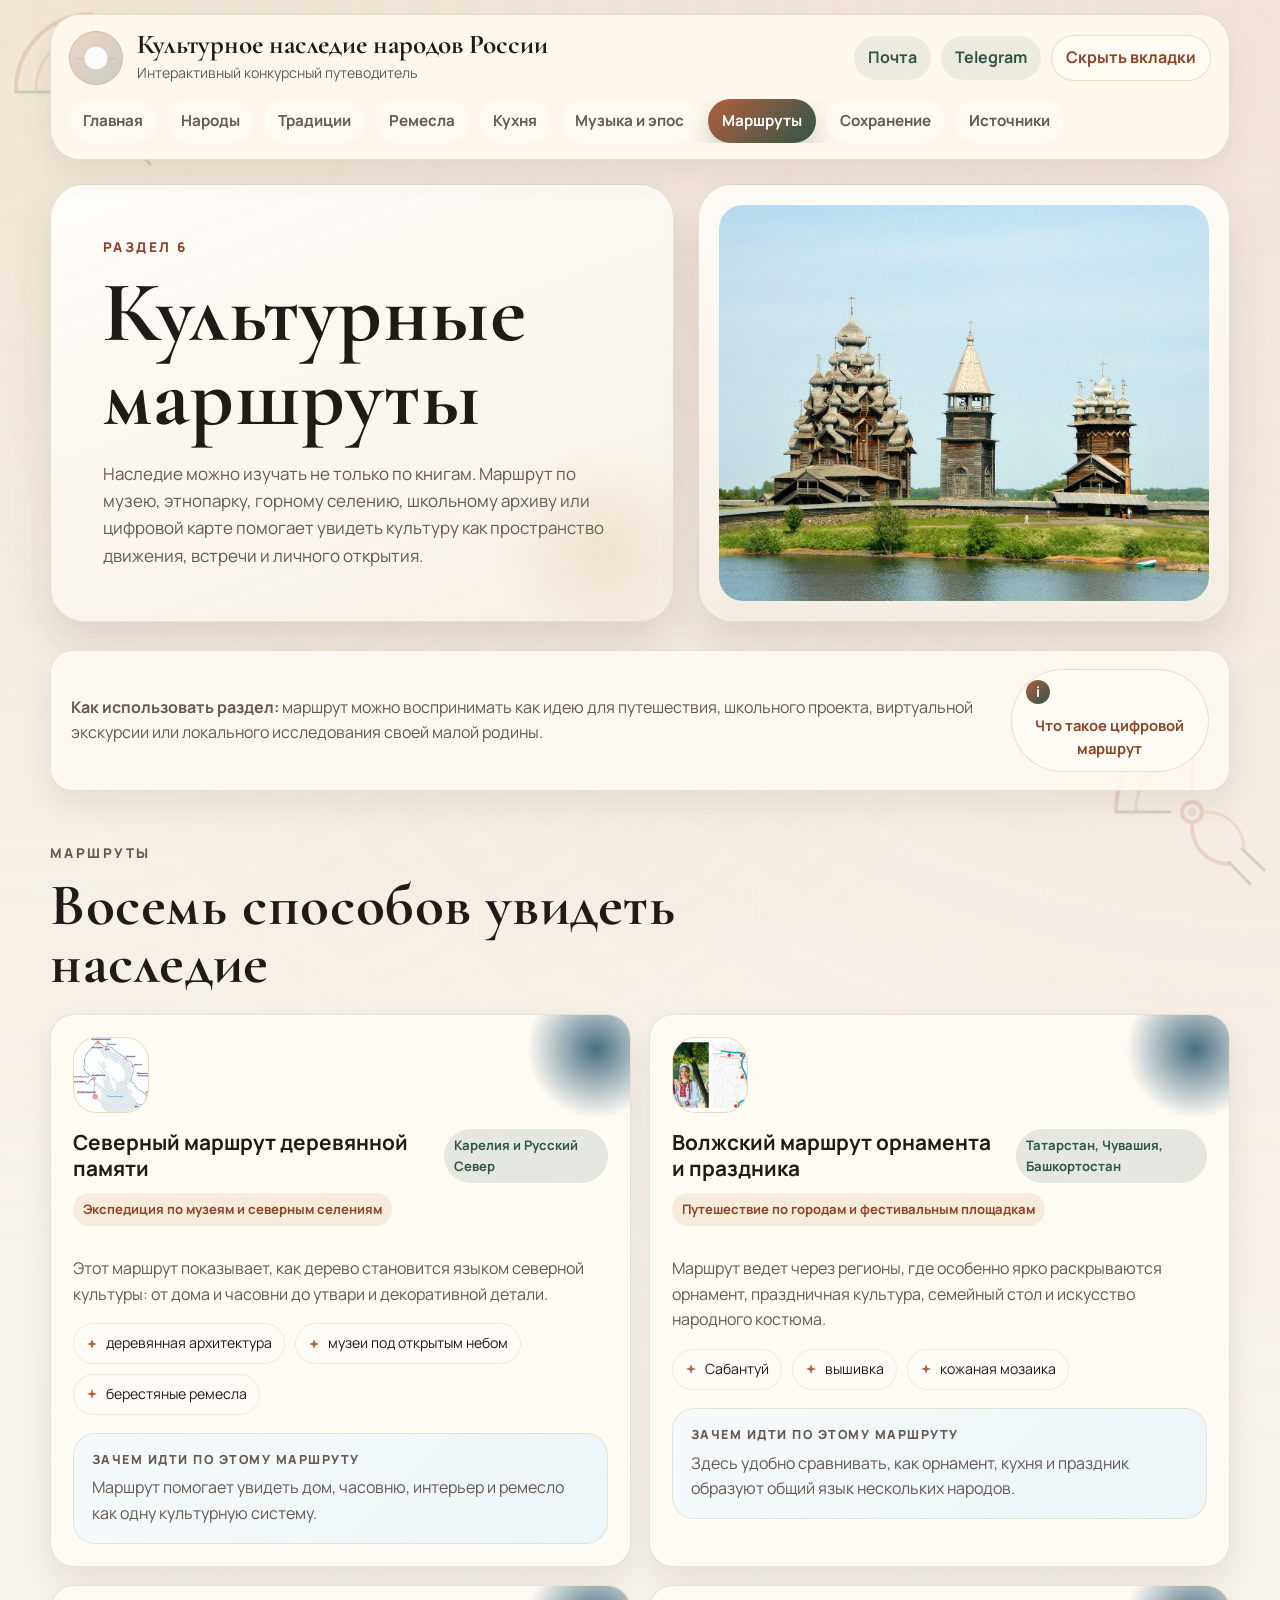
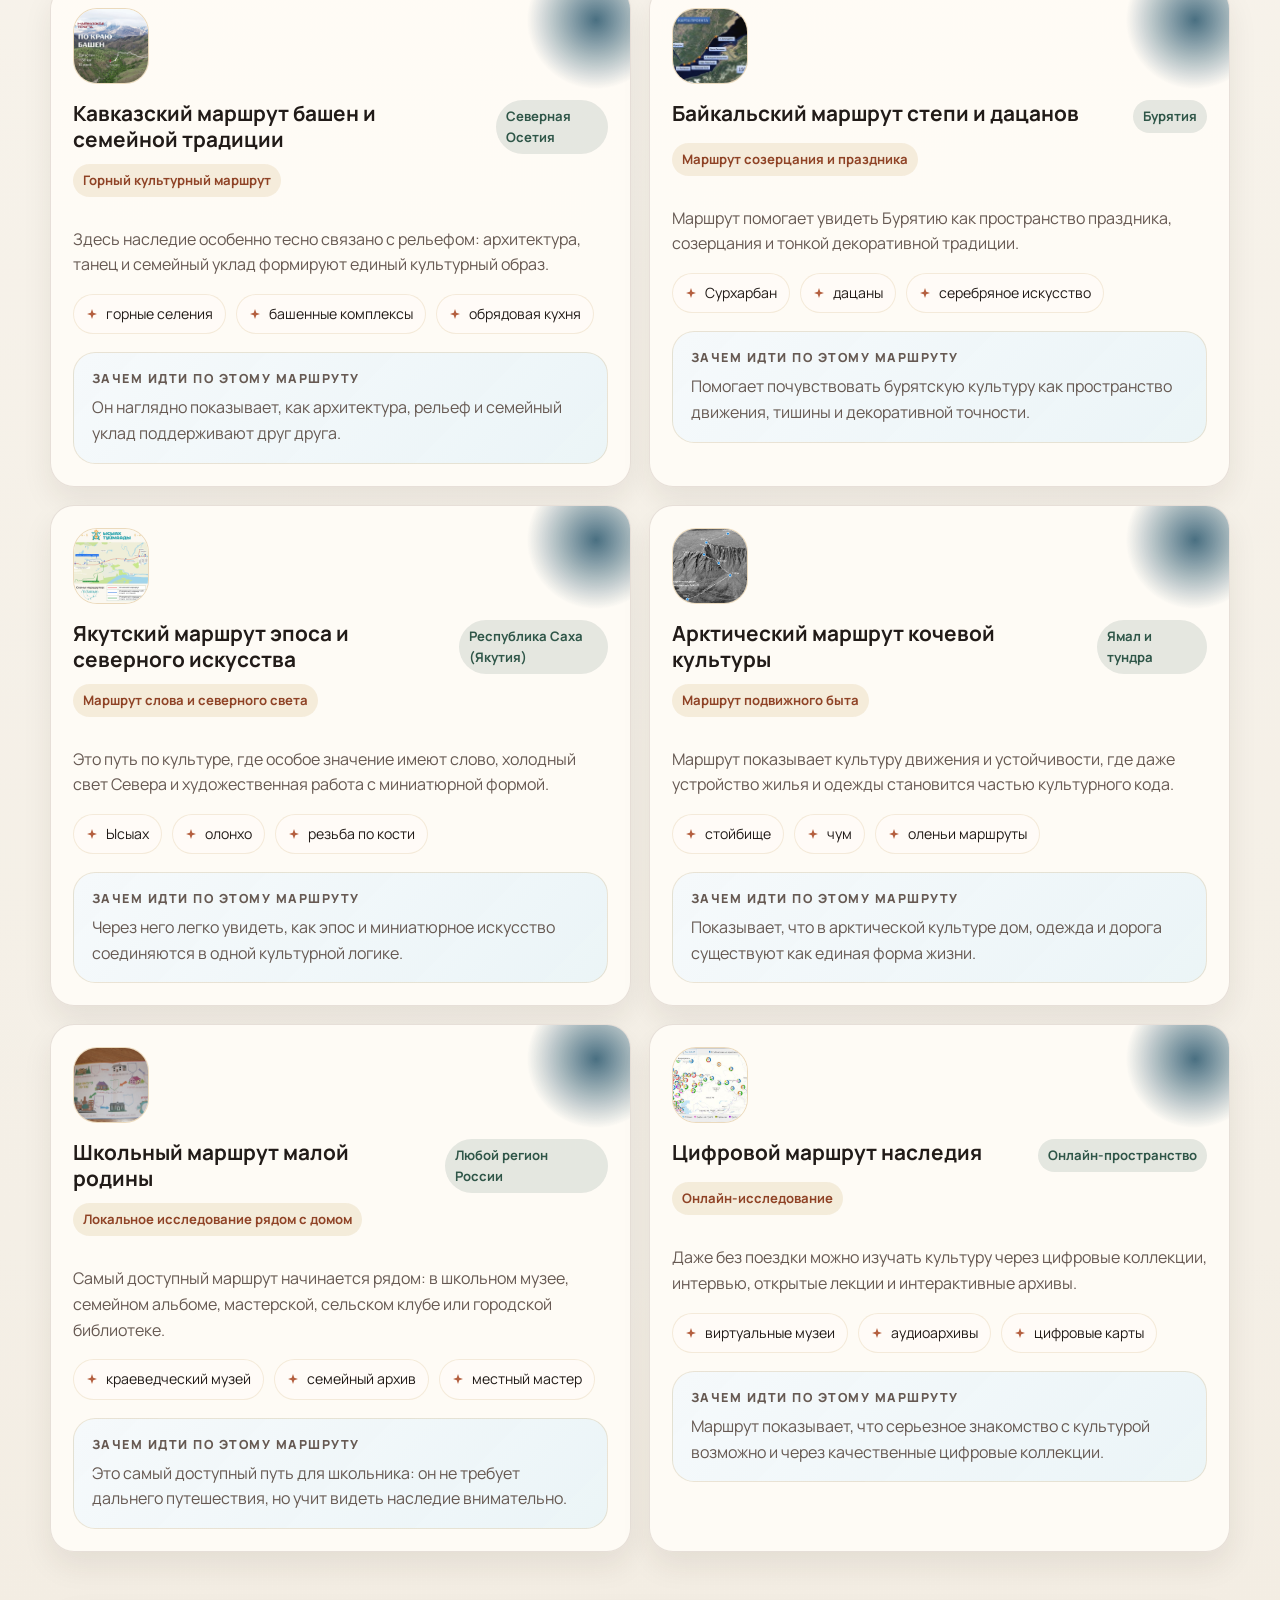
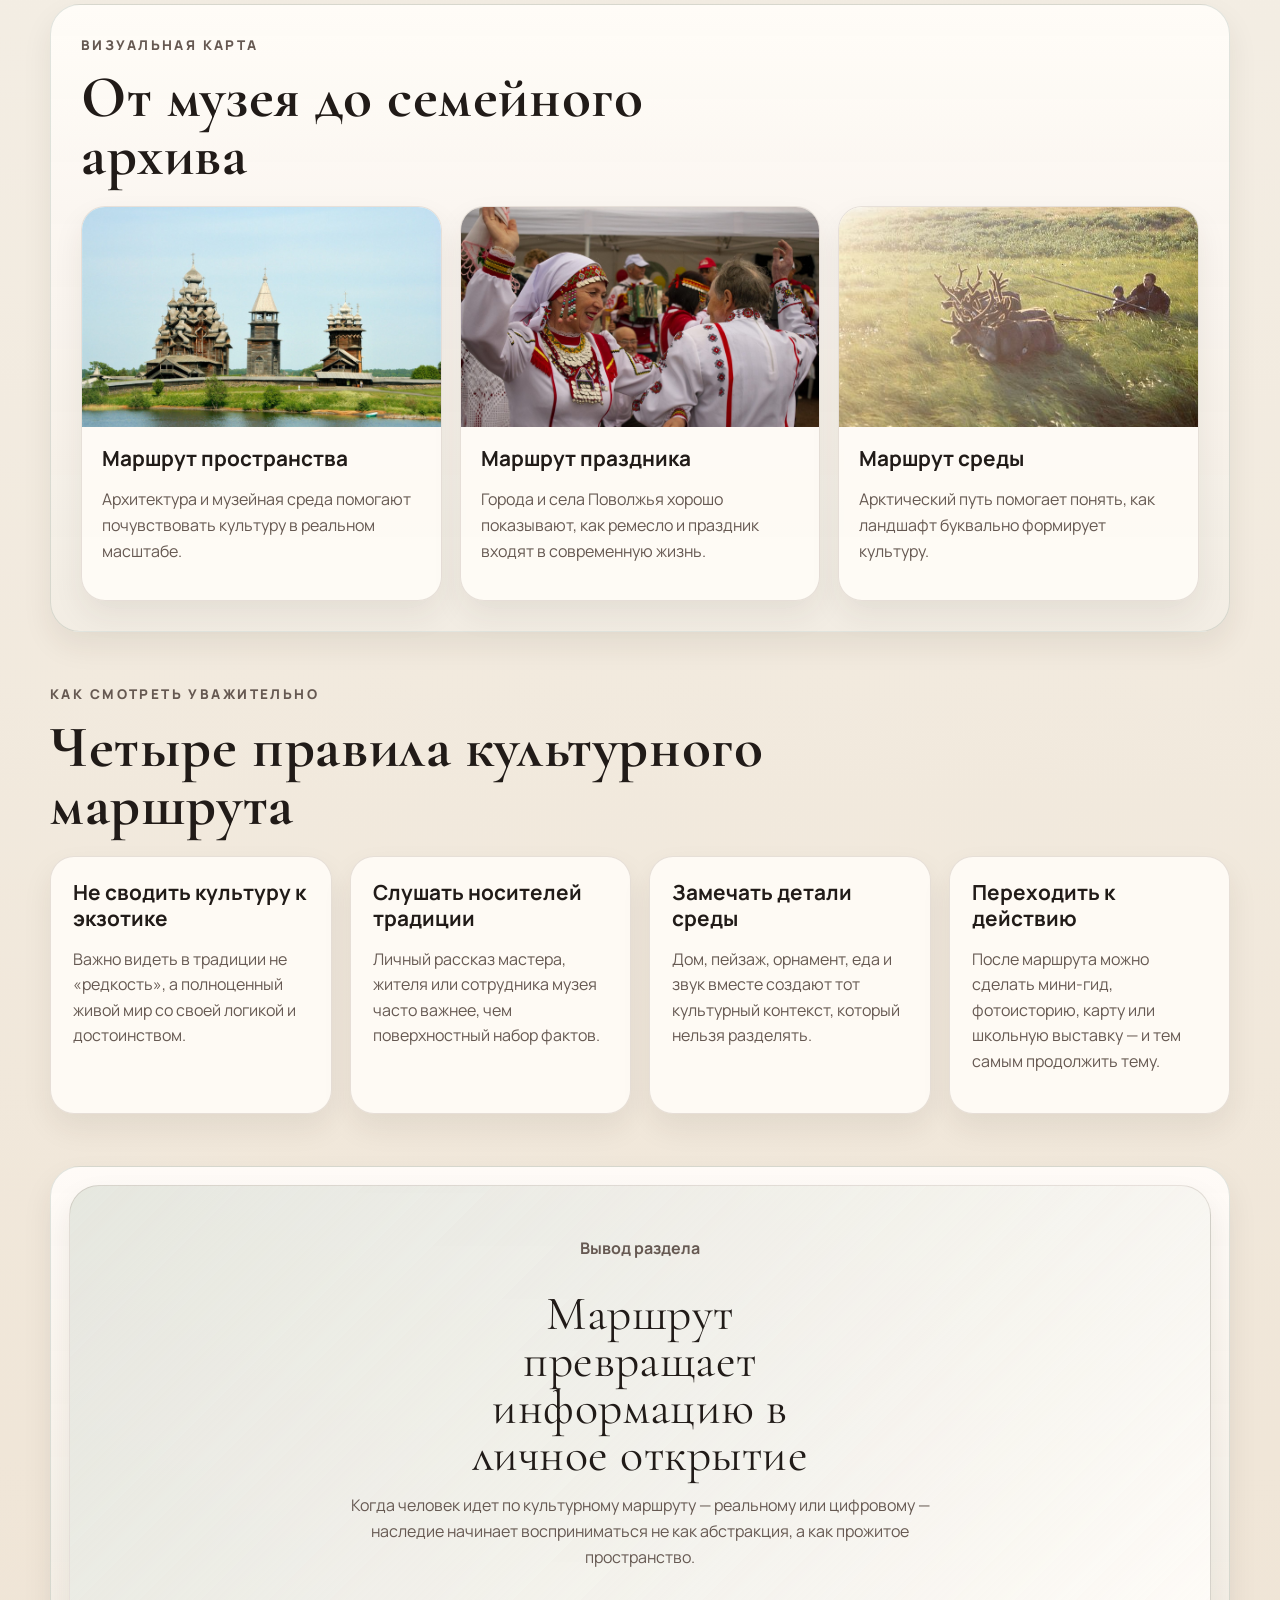
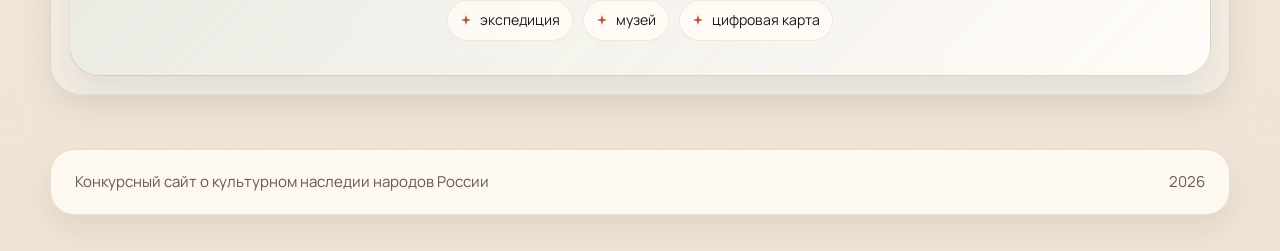
<file: routes.html>
﻿<!DOCTYPE html>
<html lang="ru">
<head>
  <meta charset="UTF-8">
  <meta name="viewport" content="width=device-width, initial-scale=1.0">
  <meta name="description" content="Культурные маршруты по России: музеи, этнографические площадки, семейные архивы и цифровые маршруты наследия.">
  <title>Культурные маршруты | Культурное наследие народов России</title>
  <link rel="preconnect" href="https://fonts.googleapis.com">
  <link rel="preconnect" href="https://fonts.gstatic.com" crossorigin>
  <link href="https://fonts.googleapis.com/css2?family=Cormorant+Garamond:wght@500;600;700&family=Manrope:wght@400;500;600;700;800&display=swap" rel="stylesheet">
  <link rel="stylesheet" href="styles.css?v=20260309contest7">
  <link rel="icon" href="favicon.svg?v=20260309contest3" type="image/svg+xml">
</head>
<body data-page="routes">
  <header id="site-header" class="site-header"></header>
  <main>
    <section class="hero" data-reveal>
      <div class="hero__content">
        <p class="hero__eyebrow">Раздел 6</p>
        <h1>Культурные маршруты</h1>
        <p class="hero__lead">
          Наследие можно изучать не только по книгам. Маршрут по музею, этнопарку, горному селению,
          школьному архиву или цифровой карте помогает увидеть культуру как пространство движения,
          встречи и личного открытия.
        </p>
      </div>
      <div class="hero__visual">
        <img src="assets/photos/hero-routes.jpg" alt="Фотография деревянной северной часовни на маршруте культурного наследия">
      </div>
    </section>

    <section class="page-note" data-reveal>
      <div class="page-note__text">
        <strong>Как использовать раздел:</strong> маршрут можно воспринимать как идею для путешествия,
        школьного проекта, виртуальной экскурсии или локального исследования своей малой родины.
      </div>
      <button class="hint" type="button" aria-expanded="false">
        <span class="hint__icon">i</span>
        <span class="hint__text">Что такое цифровой маршрут</span>
        <span class="hint__bubble">Это путь по культуре через сайты музеев, онлайн-карты, архивы, аудиоинтервью и виртуальные выставки, который можно пройти даже без поездки.</span>
      </button>
    </section>

    <section class="section" data-reveal>
      <div class="section-heading">
        <p class="section-heading__eyebrow">Маршруты</p>
        <h2>Восемь способов увидеть наследие</h2>
      </div>
      <div id="routes-grid" class="card-grid"></div>
    </section>

    <section class="section section--contrast" data-reveal>
      <div class="section-heading">
        <p class="section-heading__eyebrow">Визуальная карта</p>
        <h2>От музея до семейного архива</h2>
      </div>
      <div class="media-grid">
        <article class="media-card">
          <img src="assets/photos/gallery-north.jpg" alt="Фотография деревянной северной часовни">
          <div class="media-card__body">
            <h3>Маршрут пространства</h3>
            <p>Архитектура и музейная среда помогают почувствовать культуру в реальном масштабе.</p>
          </div>
        </article>
        <article class="media-card">
          <img src="assets/photos/gallery-volga.jpg" alt="Фотография праздника и традиционной культуры Поволжья">
          <div class="media-card__body">
            <h3>Маршрут праздника</h3>
            <p>Города и села Поволжья хорошо показывают, как ремесло и праздник входят в современную жизнь.</p>
          </div>
        </article>
        <article class="media-card">
          <img src="assets/photos/gallery-arctic.jpg" alt="Фотография Дня оленевода в Арктике">
          <div class="media-card__body">
            <h3>Маршрут среды</h3>
            <p>Арктический путь помогает понять, как ландшафт буквально формирует культуру.</p>
          </div>
        </article>
      </div>
    </section>

    <section class="section" data-reveal>
      <div class="section-heading">
        <p class="section-heading__eyebrow">Как смотреть уважительно</p>
        <h2>Четыре правила культурного маршрута</h2>
      </div>
      <div class="story-grid">
        <article class="story-card">
          <h3>Не сводить культуру к экзотике</h3>
          <p>Важно видеть в традиции не «редкость», а полноценный живой мир со своей логикой и достоинством.</p>
        </article>
        <article class="story-card">
          <h3>Слушать носителей традиции</h3>
          <p>Личный рассказ мастера, жителя или сотрудника музея часто важнее, чем поверхностный набор фактов.</p>
        </article>
        <article class="story-card">
          <h3>Замечать детали среды</h3>
          <p>Дом, пейзаж, орнамент, еда и звук вместе создают тот культурный контекст, который нельзя разделять.</p>
        </article>
        <article class="story-card">
          <h3>Переходить к действию</h3>
          <p>После маршрута можно сделать мини-гид, фотоисторию, карту или школьную выставку — и тем самым продолжить тему.</p>
        </article>
      </div>
    </section>
  </main>
  <footer id="site-footer" class="site-footer"></footer>

  <noscript>
    <div class="noscript-banner">Для интерактивных блоков нужен JavaScript. Основной контент и ссылки остаются доступны.</div>
  </noscript>

  <script defer src="content.js?v=20260309contest5"></script>
  <script defer src="app.js?v=20260309contest5"></script>
</body>
</html>
</file>
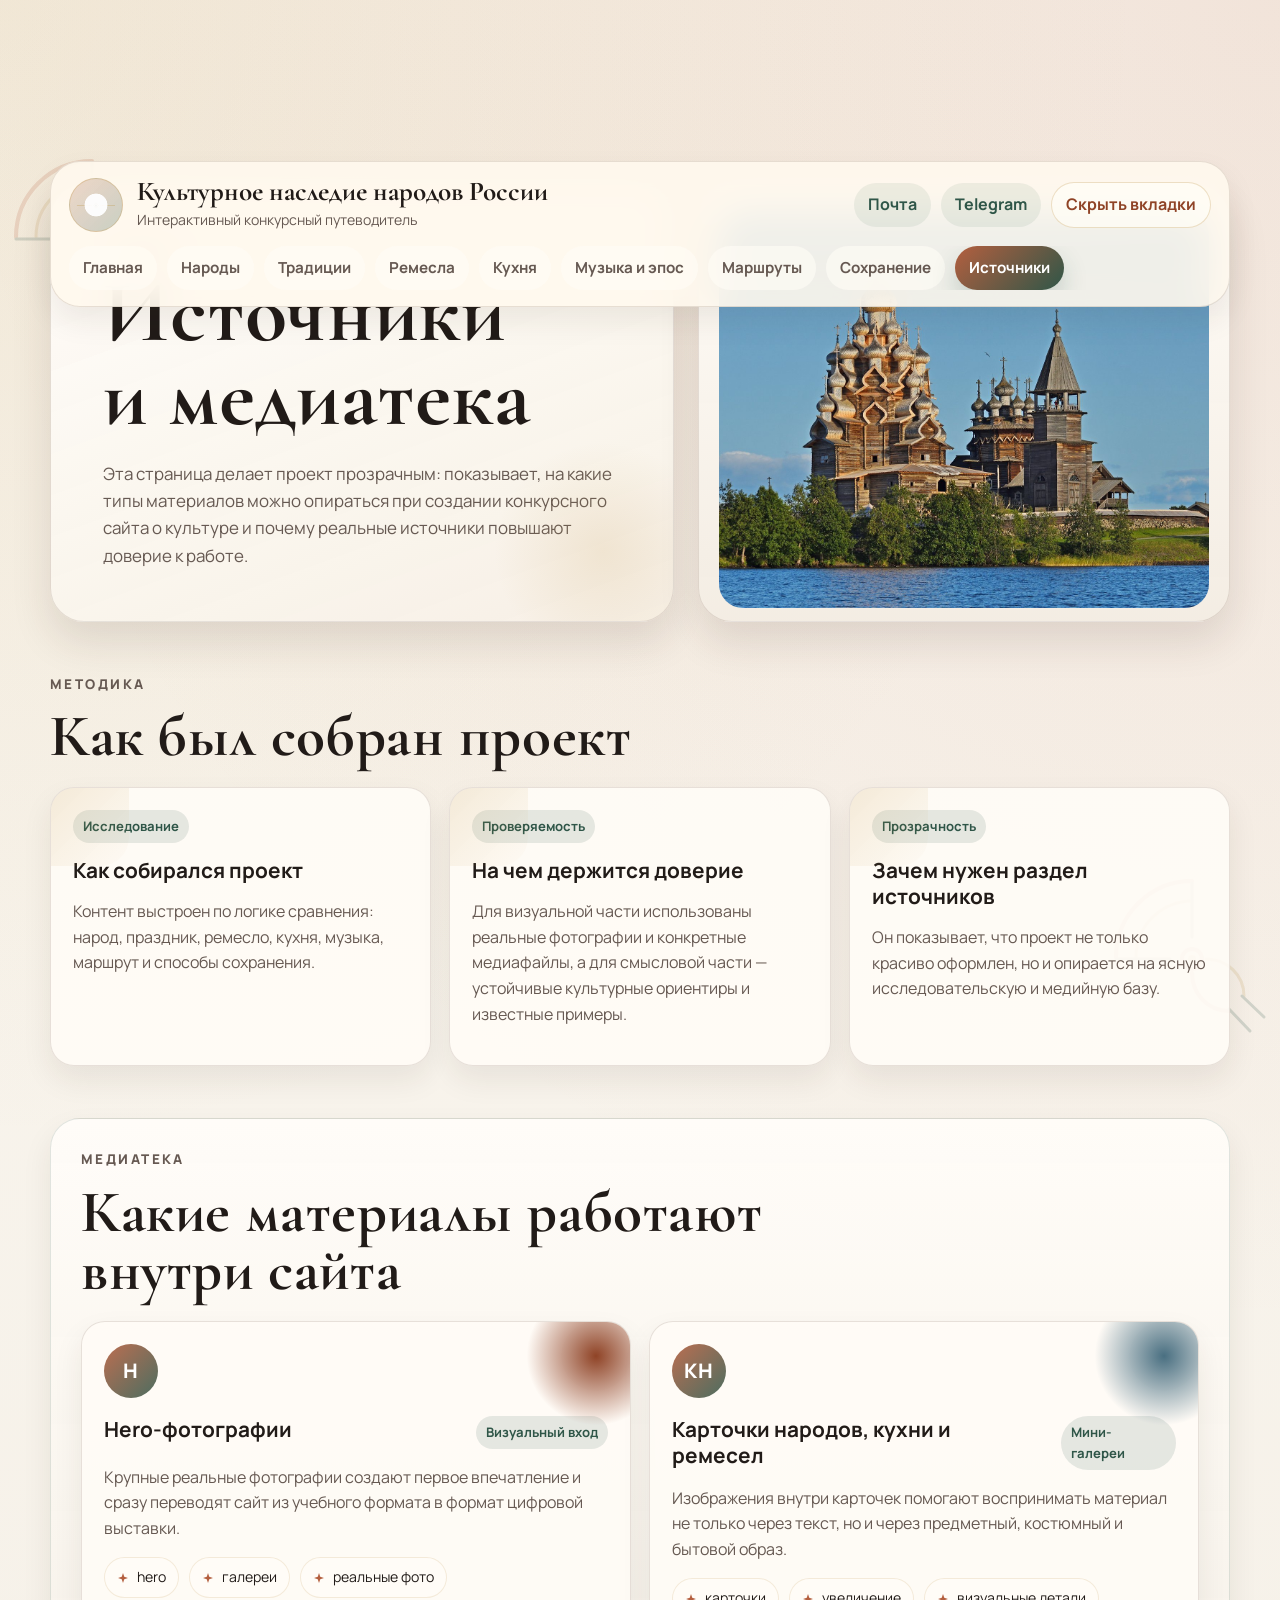
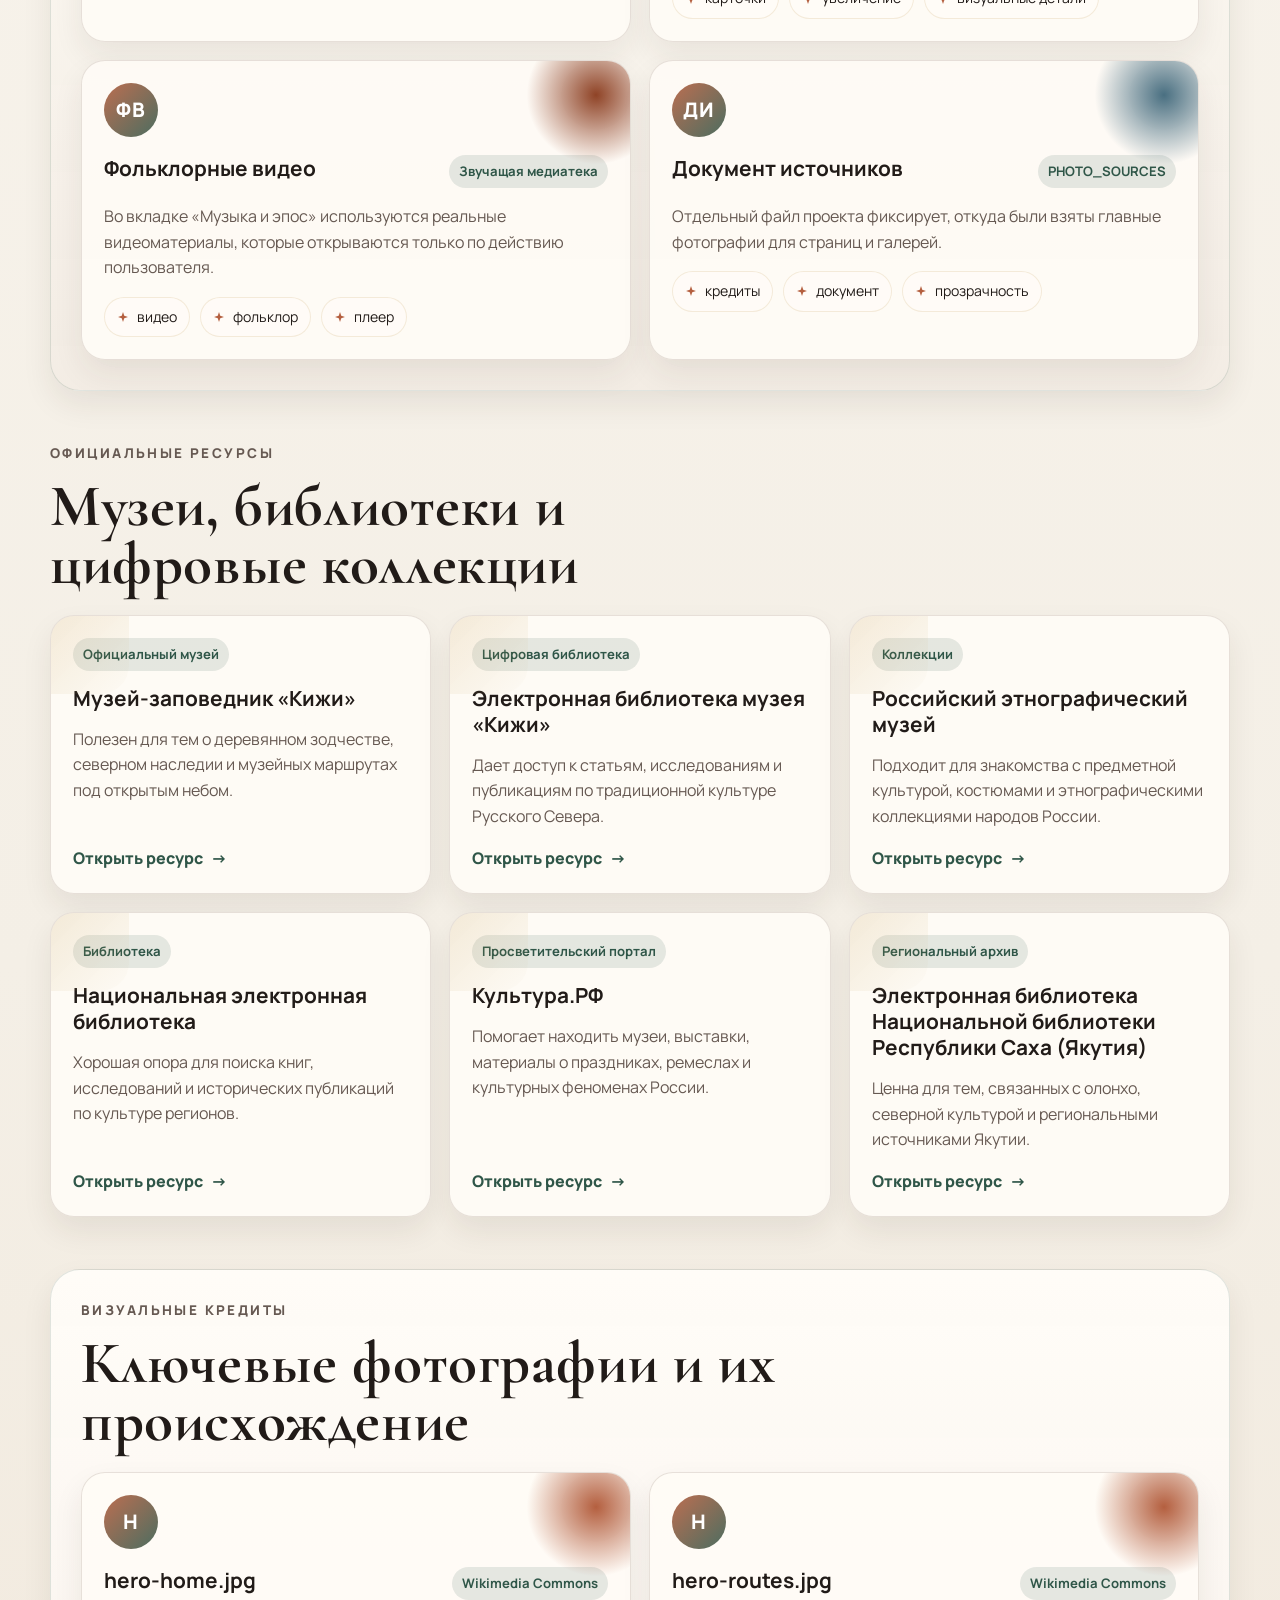
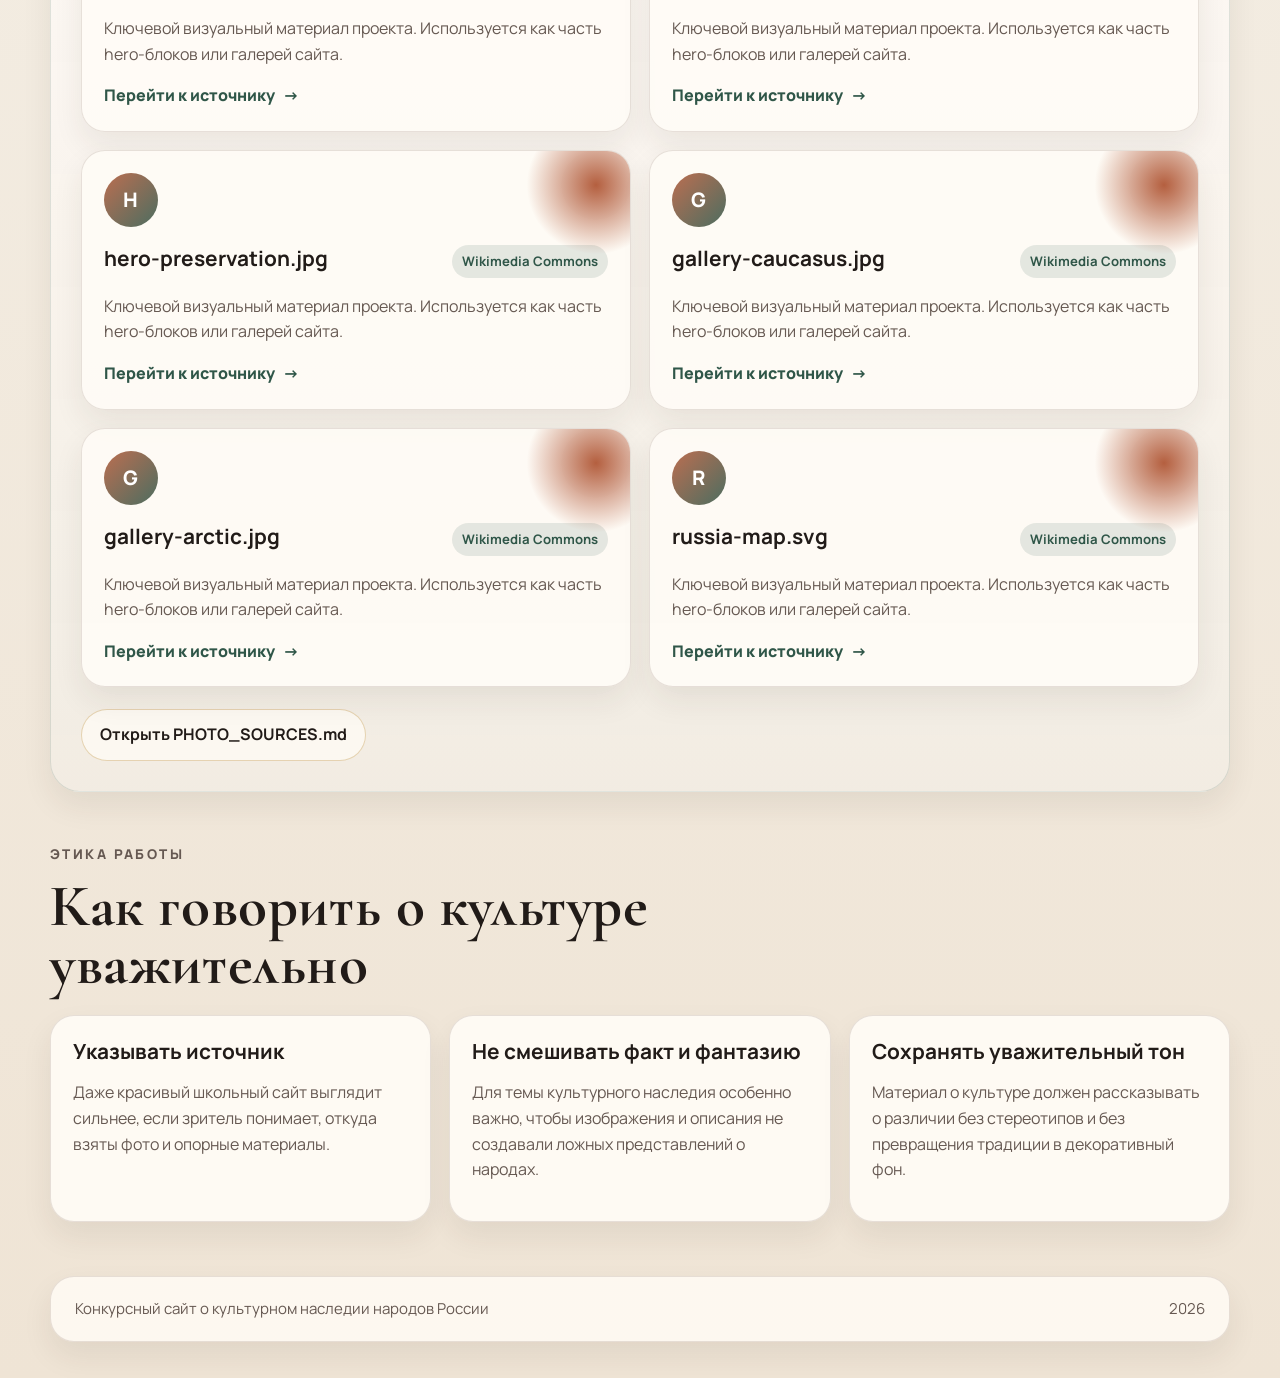
<file: sources.html>
﻿<!DOCTYPE html>
<html lang="ru">
<head>
  <meta charset="UTF-8">
  <meta name="viewport" content="width=device-width, initial-scale=1.0">
  <meta name="description" content="Источники и медиатека проекта о культурном наследии народов России: реальные фотографии, музеи, цифровые коллекции и исследовательская база.">
  <title>Источники и медиатека | Культурное наследие народов России</title>
  <link rel="preconnect" href="https://fonts.googleapis.com">
  <link rel="preconnect" href="https://fonts.gstatic.com" crossorigin>
  <link href="https://fonts.googleapis.com/css2?family=Cormorant+Garamond:wght@500;600;700&family=Manrope:wght@400;500;600;700;800&display=swap" rel="stylesheet">
  <link rel="stylesheet" href="styles.css?v=20260309contest7">
  <link rel="icon" href="favicon.svg?v=20260309contest3" type="image/svg+xml">
</head>
<body data-page="sources">
  <header id="site-header" class="site-header"></header>
  <main>
    <section class="hero" data-reveal>
      <div class="hero__content">
        <p class="hero__eyebrow">Раздел 8</p>
        <h1>Источники и медиатека</h1>
        <p class="hero__lead">
          Эта страница делает проект прозрачным: показывает, на какие типы материалов можно
          опираться при создании конкурсного сайта о культуре и почему реальные источники повышают доверие к работе.
        </p>
      </div>
      <div class="hero__visual">
        <img src="assets/photos/hero-preservation.jpg" alt="Фотография ансамбля Кижского погоста как образа сохраненного наследия">
      </div>
    </section>

    <section class="section" data-reveal>
      <div class="section-heading">
        <p class="section-heading__eyebrow">Методика</p>
        <h2>Как был собран проект</h2>
      </div>
      <div id="sources-methodology" class="feature-grid"></div>
    </section>

    <section class="section section--contrast" data-reveal>
      <div class="section-heading">
        <p class="section-heading__eyebrow">Медиатека</p>
        <h2>Какие материалы работают внутри сайта</h2>
      </div>
      <div id="sources-library" class="card-grid"></div>
    </section>

    <section class="section" data-reveal>
      <div class="section-heading">
        <p class="section-heading__eyebrow">Официальные ресурсы</p>
        <h2>Музеи, библиотеки и цифровые коллекции</h2>
      </div>
      <div id="sources-institutions" class="feature-grid"></div>
    </section>

    <section class="section section--contrast" data-reveal>
      <div class="section-heading">
        <p class="section-heading__eyebrow">Визуальные кредиты</p>
        <h2>Ключевые фотографии и их происхождение</h2>
      </div>
      <div id="sources-credits" class="card-grid"></div>
      <div class="section-actions">
        <a class="button button--secondary" href="PHOTO_SOURCES.md" target="_blank" rel="noreferrer">Открыть PHOTO_SOURCES.md</a>
      </div>
    </section>

    <section class="section" data-reveal>
      <div class="section-heading">
        <p class="section-heading__eyebrow">Этика работы</p>
        <h2>Как говорить о культуре уважительно</h2>
      </div>
      <div id="sources-ethics" class="story-grid"></div>
    </section>
  </main>
  <footer id="site-footer" class="site-footer"></footer>

  <noscript>
    <div class="noscript-banner">Для интерактивных блоков нужен JavaScript. Основной контент и ссылки остаются доступны.</div>
  </noscript>

  <script defer src="content.js?v=20260309contest5"></script>
  <script defer src="app.js?v=20260309contest5"></script>
</body>
</html>
</file>
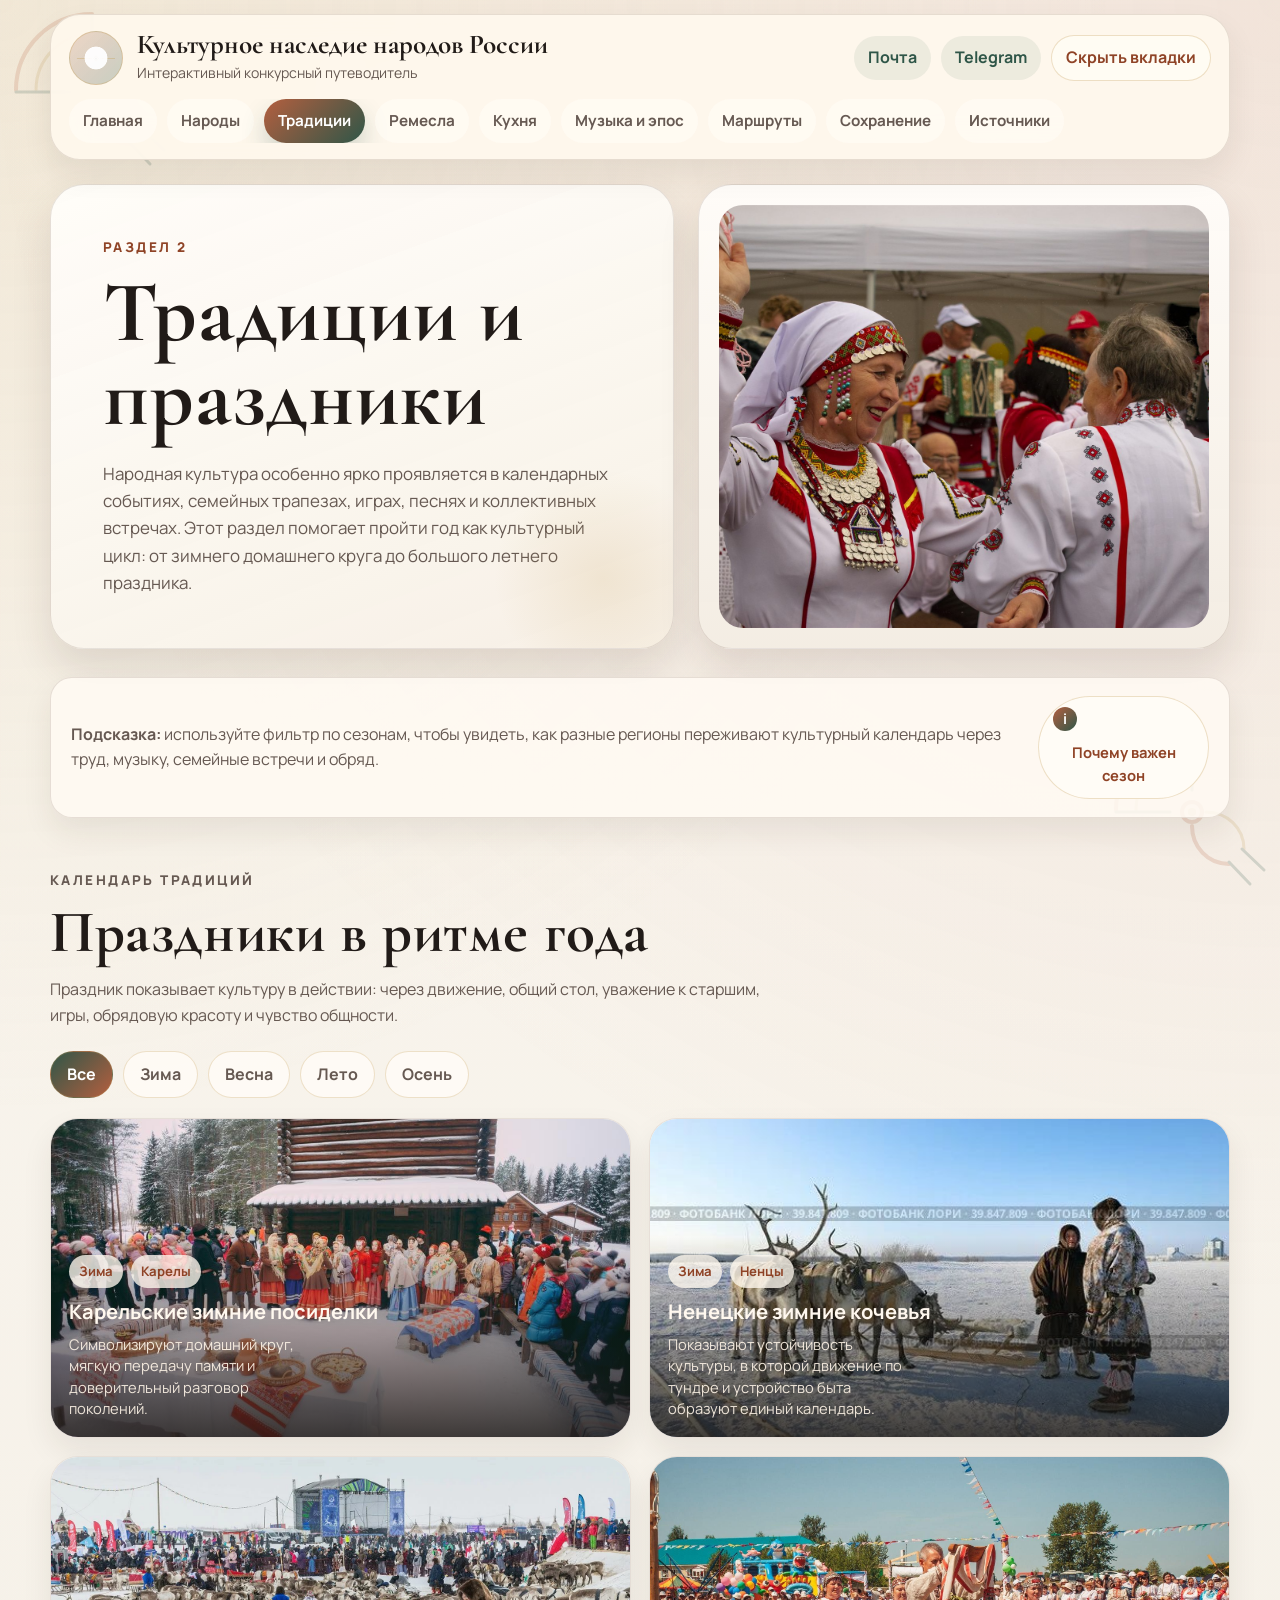
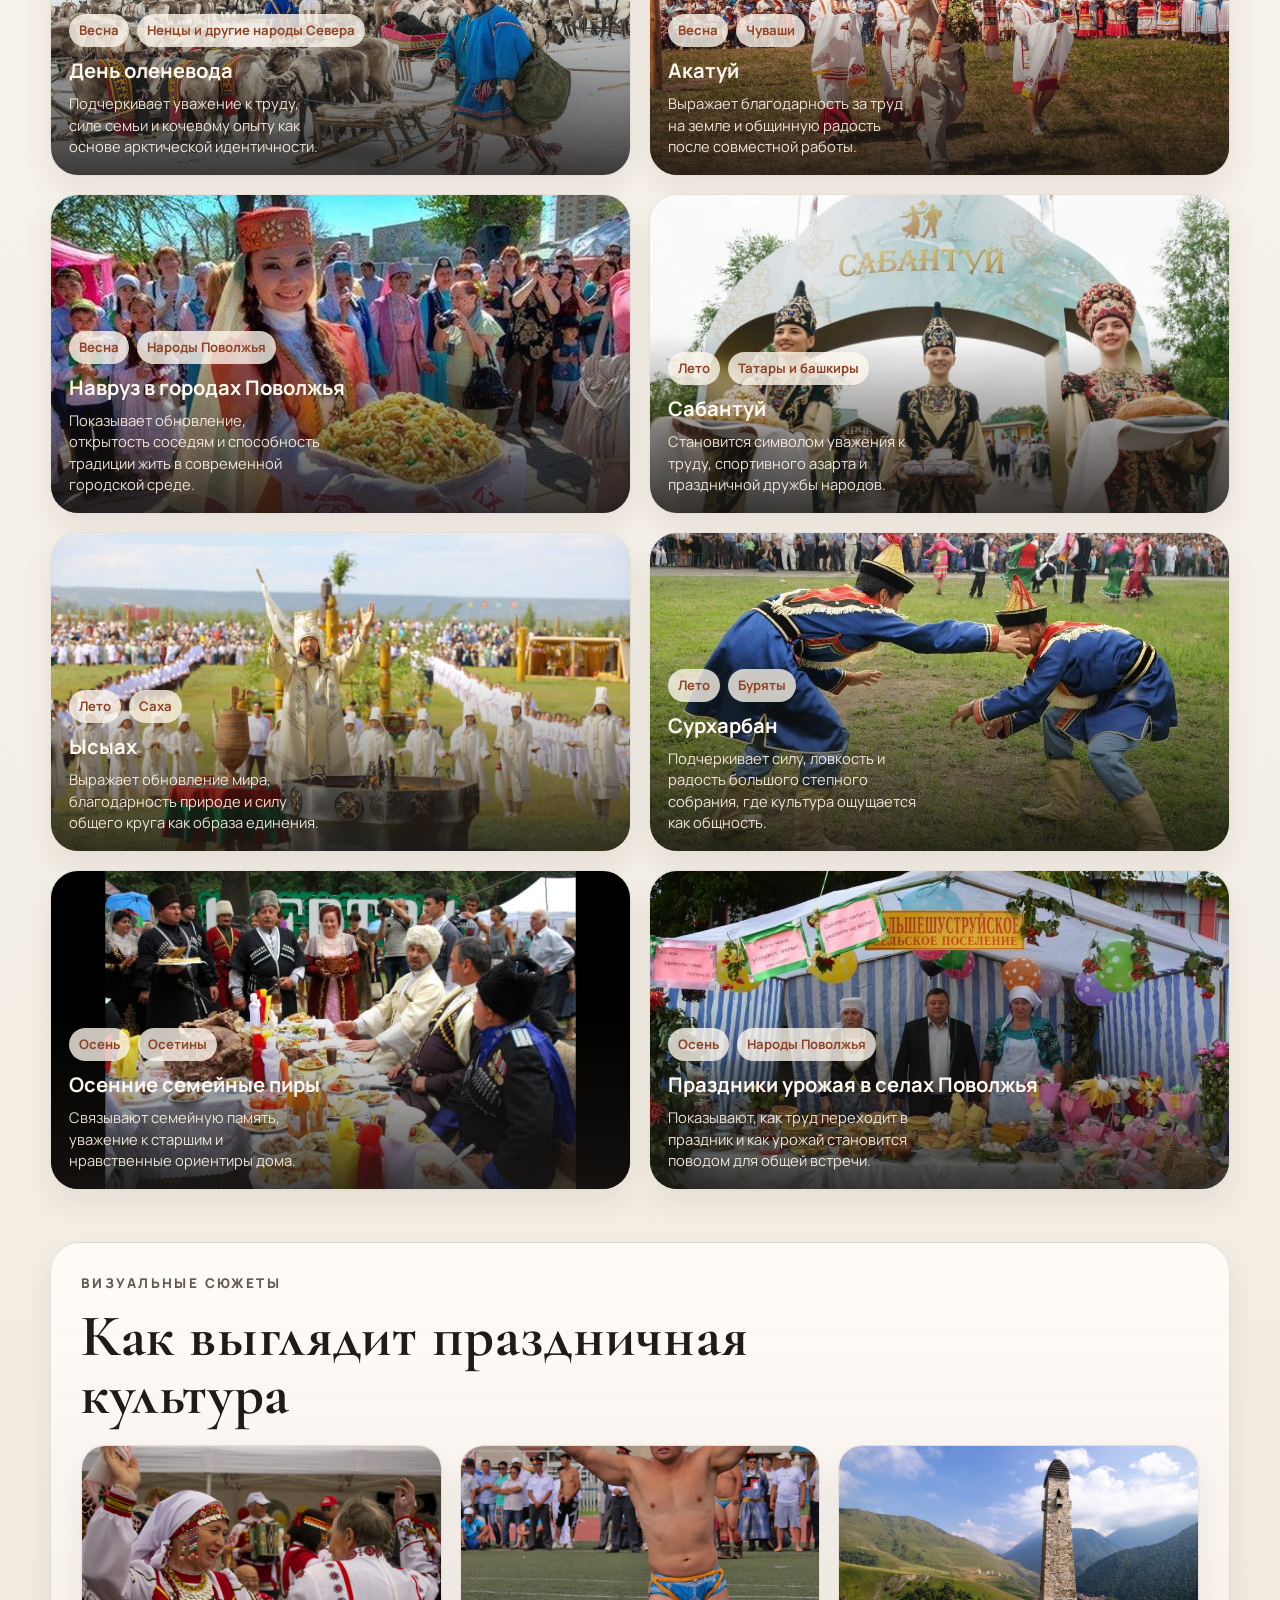
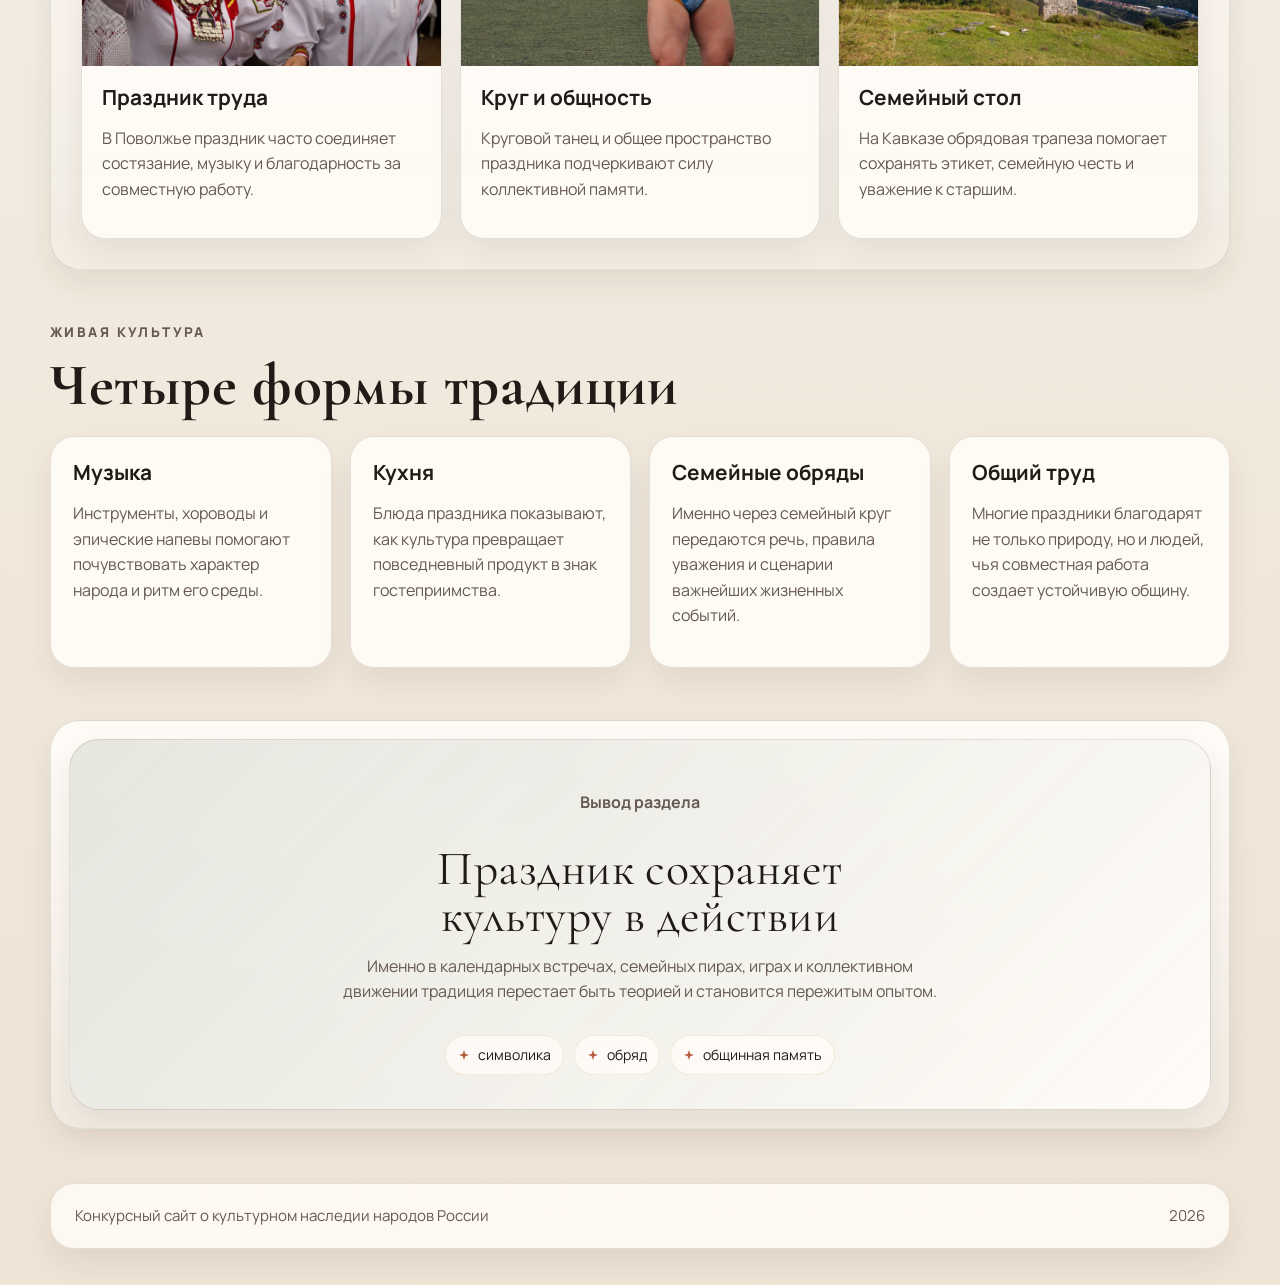
<file: traditions.html>
﻿<!DOCTYPE html>
<html lang="ru">
<head>
  <meta charset="UTF-8">
  <meta name="viewport" content="width=device-width, initial-scale=1.0">
  <meta name="description" content="Традиции и праздники народов России: сезонный маршрут по обычаям, музыке, кухне и семейным обрядам.">
  <title>Традиции и праздники | Культурное наследие народов России</title>
  <link rel="preconnect" href="https://fonts.googleapis.com">
  <link rel="preconnect" href="https://fonts.gstatic.com" crossorigin>
  <link href="https://fonts.googleapis.com/css2?family=Cormorant+Garamond:wght@500;600;700&family=Manrope:wght@400;500;600;700;800&display=swap" rel="stylesheet">
  <link rel="stylesheet" href="styles.css?v=20260309contest7">
  <link rel="icon" href="favicon.svg?v=20260309contest3" type="image/svg+xml">
</head>
<body data-page="traditions">
  <header id="site-header" class="site-header"></header>
  <main>
    <section class="hero" data-reveal>
      <div class="hero__content">
        <p class="hero__eyebrow">Раздел 2</p>
        <h1>Традиции и праздники</h1>
        <p class="hero__lead">
          Народная культура особенно ярко проявляется в календарных событиях, семейных трапезах,
          играх, песнях и коллективных встречах. Этот раздел помогает пройти год как культурный цикл:
          от зимнего домашнего круга до большого летнего праздника.
        </p>
      </div>
      <div class="hero__visual">
        <img src="assets/photos/hero-traditions.jpg" alt="Фотография праздника Навруз в Поволжье">
      </div>
    </section>

    <section class="page-note" data-reveal>
      <div class="page-note__text">
        <strong>Подсказка:</strong> используйте фильтр по сезонам, чтобы увидеть, как разные регионы
        переживают культурный календарь через труд, музыку, семейные встречи и обряд.
      </div>
      <button class="hint" type="button" aria-expanded="false">
        <span class="hint__icon">i</span>
        <span class="hint__text">Почему важен сезон</span>
        <span class="hint__bubble">Во многих традициях календарь связан с земледелием, кочевым укладом, сменой природных циклов и семейными обрядами.</span>
      </button>
    </section>

    <section class="section" data-reveal>
      <div class="section-heading">
        <p class="section-heading__eyebrow">Календарь традиций</p>
        <h2>Праздники в ритме года</h2>
        <p>
          Праздник показывает культуру в действии: через движение, общий стол, уважение к старшим,
          игры, обрядовую красоту и чувство общности.
        </p>
      </div>
      <div id="traditions-filters" class="filter-bar" aria-label="Фильтр по сезонам"></div>
      <div id="traditions-timeline" class="timeline-grid"></div>
    </section>

    <section class="section section--contrast" data-reveal>
      <div class="section-heading">
        <p class="section-heading__eyebrow">Визуальные сюжеты</p>
        <h2>Как выглядит праздничная культура</h2>
      </div>
      <div class="media-grid">
        <article class="media-card">
          <img src="assets/photos/gallery-volga.jpg" alt="Фотография праздника и традиционной культуры Поволжья">
          <div class="media-card__body">
            <h3>Праздник труда</h3>
            <p>В Поволжье праздник часто соединяет состязание, музыку и благодарность за совместную работу.</p>
          </div>
        </article>
        <article class="media-card">
          <img src="assets/photos/gallery-siberia.jpg" alt="Фотография бурятского кругового танца">
          <div class="media-card__body">
            <h3>Круг и общность</h3>
            <p>Круговой танец и общее пространство праздника подчеркивают силу коллективной памяти.</p>
          </div>
        </article>
        <article class="media-card">
          <img src="assets/photos/gallery-caucasus.jpg" alt="Фотография кавказской башни и горного пейзажа">
          <div class="media-card__body">
            <h3>Семейный стол</h3>
            <p>На Кавказе обрядовая трапеза помогает сохранять этикет, семейную честь и уважение к старшим.</p>
          </div>
        </article>
      </div>
    </section>

    <section class="section" data-reveal>
      <div class="section-heading">
        <p class="section-heading__eyebrow">Живая культура</p>
        <h2>Четыре формы традиции</h2>
      </div>
      <div class="story-grid">
        <article class="story-card">
          <h3>Музыка</h3>
          <p>Инструменты, хороводы и эпические напевы помогают почувствовать характер народа и ритм его среды.</p>
        </article>
        <article class="story-card">
          <h3>Кухня</h3>
          <p>Блюда праздника показывают, как культура превращает повседневный продукт в знак гостеприимства.</p>
        </article>
        <article class="story-card">
          <h3>Семейные обряды</h3>
          <p>Именно через семейный круг передаются речь, правила уважения и сценарии важнейших жизненных событий.</p>
        </article>
        <article class="story-card">
          <h3>Общий труд</h3>
          <p>Многие праздники благодарят не только природу, но и людей, чья совместная работа создает устойчивую общину.</p>
        </article>
      </div>
    </section>
  </main>
  <footer id="site-footer" class="site-footer"></footer>

  <noscript>
    <div class="noscript-banner">Для интерактивных блоков нужен JavaScript. Основной контент и ссылки остаются доступны.</div>
  </noscript>

  <script defer src="content.js?v=20260309contest5"></script>
  <script defer src="app.js?v=20260309contest5"></script>
</body>
</html>
</file>
<file: styles.css>
:root {
  --bg: #f4efe6;
  --surface: rgba(255, 252, 246, 0.92);
  --surface-strong: #fffdf8;
  --text: #211b18;
  --muted: #665952;
  --line: rgba(84, 61, 45, 0.14);
  --accent: #b45f3f;
  --accent-deep: #8f4326;
  --gold: #c29c54;
  --forest: #2f5648;
  --sky: #496f81;
  --shadow: 0 20px 40px rgba(56, 37, 24, 0.12);
  --shadow-soft: 0 14px 30px rgba(56, 37, 24, 0.08);
  --radius-xl: 34px;
  --radius-lg: 28px;
  --radius-md: 22px;
  --container: min(1180px, calc(100vw - 40px));
}

*,
*::before,
*::after {
  box-sizing: border-box;
}

html {
  scroll-behavior: smooth;
}

body {
  margin: 0;
  min-width: 320px;
  overflow-x: clip;
  color: var(--text);
  background:
    radial-gradient(circle at top left, rgba(194, 156, 84, 0.16), transparent 24%),
    radial-gradient(circle at top right, rgba(180, 95, 63, 0.12), transparent 28%),
    linear-gradient(180deg, #faf6ef 0%, var(--bg) 56%, #efe4d5 100%);
  font-family: "Manrope", "Segoe UI", sans-serif;
  line-height: 1.6;
}

body::before {
  content: "";
  position: fixed;
  inset: 0;
  background:
    url("assets/ornament-corner.svg") left top / 180px no-repeat,
    url("assets/ornament-corner.svg") right bottom / 180px no-repeat;
  opacity: 0.18;
  pointer-events: none;
  z-index: -1;
}

body.lightbox-open {
  overflow: hidden;
}

img,
video {
  display: block;
  max-width: 100%;
}

a {
  color: inherit;
  text-decoration: none;
}

button,
input,
textarea {
  font: inherit;
}

button {
  cursor: pointer;
}

.site-header {
  position: sticky;
  top: 0;
  z-index: 30;
  padding: 14px 0 0;
}

.site-header__inner,
.hero,
.section,
.page-note,
.site-footer__inner {
  width: var(--container);
  margin-inline: auto;
}

.site-header__inner {
  display: grid;
  gap: 14px;
  padding: 16px 18px;
  border: 1px solid var(--line);
  border-radius: 30px;
  background: rgba(255, 249, 238, 0.9);
  backdrop-filter: blur(18px);
  box-shadow: var(--shadow-soft);
}

.site-header__top {
  display: flex;
  align-items: center;
  justify-content: space-between;
  gap: 18px;
}

.site-header__controls {
  display: inline-flex;
  align-items: center;
  justify-content: flex-end;
  gap: 10px;
  flex-wrap: wrap;
  flex-shrink: 0;
}

.site-header__contacts {
  display: inline-flex;
  align-items: center;
  gap: 10px;
}

.brand {
  display: inline-flex;
  align-items: center;
  gap: 14px;
  flex: 1 1 auto;
  min-width: 0;
}

.brand__seal {
  width: 54px;
  height: 54px;
  border-radius: 50%;
  border: 1px solid rgba(194, 156, 84, 0.35);
  background:
    radial-gradient(circle at center, rgba(255, 255, 255, 0.94) 30%, transparent 32%),
    url("assets/divider.svg") center / 76% no-repeat,
    linear-gradient(135deg, rgba(180, 95, 63, 0.22), rgba(47, 86, 72, 0.26));
}

.brand__meta {
  min-width: 0;
}

.brand__title {
  display: block;
  font-family: "Cormorant Garamond", Georgia, serif;
  font-size: 1.7rem;
  font-weight: 700;
  line-height: 1;
}

.brand__subtitle {
  display: block;
  margin-top: 4px;
  color: var(--muted);
  font-size: 0.88rem;
}

.contact-pill {
  display: inline-flex;
  align-items: center;
  justify-content: center;
  padding: 9px 14px;
  border-radius: 999px;
  background: rgba(47, 86, 72, 0.08);
  color: var(--forest);
  font-weight: 700;
  transition: transform 0.2s ease, background-color 0.2s ease;
}

.contact-pill:hover,
.contact-pill:focus-visible {
  background: rgba(180, 95, 63, 0.14);
  transform: translateY(-1px);
}

.header-toggle {
  display: inline-flex;
  align-items: center;
  justify-content: center;
  padding: 9px 14px;
  border: 1px solid rgba(194, 156, 84, 0.3);
  border-radius: 999px;
  background: rgba(255, 252, 246, 0.72);
  color: var(--accent-deep);
  font-weight: 700;
  transition: transform 0.2s ease, background-color 0.2s ease, border-color 0.2s ease;
}

.header-toggle:hover,
.header-toggle:focus-visible {
  background: rgba(194, 156, 84, 0.14);
  border-color: rgba(194, 156, 84, 0.45);
  transform: translateY(-1px);
}

.site-nav {
  display: flex;
  flex-wrap: wrap;
  align-items: center;
  gap: 10px;
  max-height: 280px;
  overflow: hidden;
  transition: max-height 0.3s ease, opacity 0.25s ease, transform 0.25s ease, padding-top 0.25s ease;
}

.site-header__inner.is-nav-collapsed {
  gap: 0;
}

.site-header__inner.is-nav-collapsed .site-nav {
  max-height: 0;
  opacity: 0;
  transform: translateY(-10px);
  pointer-events: none;
}

.site-nav__link {
  padding: 10px 14px;
  border-radius: 999px;
  color: var(--muted);
  background: rgba(255, 252, 246, 0.64);
  font-size: 0.95rem;
  font-weight: 700;
  transition: transform 0.2s ease, background-color 0.2s ease, color 0.2s ease;
}

.site-nav__link:hover,
.site-nav__link:focus-visible {
  color: var(--text);
  background: rgba(194, 156, 84, 0.14);
  transform: translateY(-1px);
}

.site-nav__link[aria-current="page"] {
  color: #fff;
  background: linear-gradient(135deg, var(--accent), var(--forest));
  box-shadow: 0 12px 24px rgba(47, 86, 72, 0.22);
}

main {
  padding: 24px 0 12px;
}

.hero {
  display: grid;
  grid-template-columns: minmax(0, 1.08fr) minmax(300px, 0.92fr);
  gap: 24px;
  align-items: stretch;
}

.hero__content,
.hero__visual {
  position: relative;
  overflow: hidden;
  border-radius: var(--radius-xl);
  border: 1px solid var(--line);
  box-shadow: var(--shadow);
}

.hero__content {
  padding: clamp(30px, 5vw, 52px);
  background:
    linear-gradient(160deg, rgba(255, 253, 249, 0.94), rgba(246, 239, 228, 0.88)),
    var(--surface);
}

.hero__content::before {
  content: "";
  position: absolute;
  inset: auto -40px -40px auto;
  width: 220px;
  aspect-ratio: 1;
  border-radius: 50%;
  background: radial-gradient(circle, rgba(194, 156, 84, 0.16), transparent 70%);
}

.hero__visual {
  background: linear-gradient(180deg, rgba(255, 252, 248, 0.98), rgba(243, 236, 227, 0.96));
  padding: 20px;
}

.hero__visual img {
  width: 100%;
  height: 100%;
  min-height: 360px;
  object-fit: cover;
  border-radius: calc(var(--radius-xl) - 10px);
}

.hero__eyebrow,
.section-heading__eyebrow,
.eyebrow {
  margin: 0 0 12px;
  color: var(--accent-deep);
  font-size: 0.84rem;
  font-weight: 800;
  letter-spacing: 0.18em;
  text-transform: uppercase;
}

.hero h1,
.section-heading h2,
.quote-block__text {
  margin: 0;
  font-family: "Cormorant Garamond", Georgia, serif;
  line-height: 0.98;
  letter-spacing: 0.01em;
}

.hero h1 {
  font-size: clamp(3rem, 7vw, 5.4rem);
  max-width: 11ch;
}

.hero__lead,
.section-heading p,
.story-card p,
.feature-card p,
.card p,
.timeline-card p,
.accordion__body,
.page-note__text,
.media-card p,
.quote-block__caption,
.footer-bottom,
.player-shell__empty,
.media-lightbox__info {
  color: var(--muted);
}

.hero__lead {
  max-width: 62ch;
  margin: 20px 0 0;
  font-size: 1.06rem;
}

.hero__actions {
  display: flex;
  flex-wrap: wrap;
  gap: 14px;
  margin-top: 30px;
}

.button {
  display: inline-flex;
  align-items: center;
  justify-content: center;
  gap: 10px;
  padding: 12px 18px;
  border-radius: 999px;
  border: 1px solid transparent;
  font-weight: 700;
  transition: transform 0.2s ease, box-shadow 0.2s ease, background-color 0.2s ease;
}

.button:hover,
.button:focus-visible {
  transform: translateY(-2px);
}

.button--primary {
  color: #fff;
  background: linear-gradient(135deg, var(--accent), var(--accent-deep));
  box-shadow: 0 18px 28px rgba(143, 67, 38, 0.22);
}

.button--secondary {
  color: var(--text);
  border-color: rgba(194, 156, 84, 0.4);
  background: rgba(255, 252, 246, 0.72);
}

.page-note {
  display: flex;
  align-items: center;
  justify-content: space-between;
  gap: 18px;
  margin-top: 28px;
  padding: 18px 20px;
  border-radius: 22px;
  border: 1px solid var(--line);
  background: rgba(255, 251, 244, 0.84);
  box-shadow: var(--shadow-soft);
}

.section {
  margin-top: 52px;
}

.section--contrast {
  padding: 30px;
  border-radius: 30px;
  border: 1px solid rgba(47, 86, 72, 0.14);
  background:
    linear-gradient(180deg, rgba(255, 252, 248, 0.96), rgba(242, 236, 227, 0.92));
  box-shadow: var(--shadow-soft);
}

.section-heading {
  max-width: 74ch;
  margin-bottom: 22px;
}

.section-heading h2 {
  font-size: clamp(2.2rem, 5vw, 3.7rem);
  margin-bottom: 12px;
}

.stats-grid,
.feature-grid,
.story-grid,
.card-grid,
.media-grid,
.tradition-grid {
  display: grid;
  gap: 18px;
}

.stats-grid {
  grid-template-columns: repeat(4, minmax(0, 1fr));
}

.feature-grid {
  grid-template-columns: repeat(3, minmax(0, 1fr));
}

.story-grid,
.media-grid {
  grid-template-columns: repeat(auto-fit, minmax(220px, 1fr));
}

.card-grid {
  grid-template-columns: repeat(2, minmax(0, 1fr));
}

.tradition-grid {
  grid-template-columns: repeat(2, minmax(0, 1fr));
}

.stat-card,
.feature-card,
.story-card,
.card,
.media-card,
.accordion__item,
.quote-block,
.flip-card__face {
  border: 1px solid var(--line);
  background: rgba(255, 252, 247, 0.9);
  box-shadow: var(--shadow-soft);
}

.stat-card {
  padding: 24px;
  border-radius: 24px;
}

.stat-card__value {
  display: block;
  font-family: "Cormorant Garamond", Georgia, serif;
  font-size: clamp(2.8rem, 6vw, 4rem);
  line-height: 1;
  color: var(--accent-deep);
}

.stat-card__label {
  display: block;
  margin-top: 10px;
}

.feature-card,
.story-card,
.card,
.media-card {
  padding: 22px;
  border-radius: 24px;
}

.feature-card {
  position: relative;
  overflow: hidden;
}

.feature-card::before {
  content: "";
  position: absolute;
  inset: 0 auto auto 0;
  width: 78px;
  height: 78px;
  border-radius: 0 0 28px 0;
  background: linear-gradient(135deg, rgba(194, 156, 84, 0.18), transparent);
}

.feature-card__topline,
.card__meta {
  display: inline-flex;
  flex-wrap: wrap;
  gap: 8px;
  margin-bottom: 14px;
}

.feature-card h3,
.story-card h3,
.card h3,
.media-card h3,
.accordion__summary h3 {
  margin: 0;
  font-size: 1.3rem;
  line-height: 1.25;
}

.token,
.badge {
  display: inline-flex;
  align-items: center;
  padding: 6px 10px;
  border-radius: 999px;
  font-size: 0.82rem;
  font-weight: 700;
}

.token {
  background: rgba(194, 156, 84, 0.16);
  color: var(--accent-deep);
}

.badge {
  background: rgba(47, 86, 72, 0.12);
  color: var(--forest);
}

.card {
  position: relative;
  overflow: hidden;
}

.card > * {
  position: relative;
  z-index: 1;
}

.card::before {
  content: "";
  position: absolute;
  right: -36px;
  top: -36px;
  width: 140px;
  height: 140px;
  border-radius: 50%;
  background: radial-gradient(circle, var(--card-accent, rgba(180, 95, 63, 0.18)), transparent 70%);
  pointer-events: none;
}

.card__toolbar {
  display: flex;
  align-items: center;
  justify-content: space-between;
  gap: 12px;
  margin-bottom: 16px;
}

.card__toolbar-main {
  display: inline-flex;
  align-items: center;
  gap: 12px;
}

.card__toolbar--music {
  align-items: center;
}

.card__thumb {
  position: relative;
  width: 76px;
  height: 76px;
  flex-shrink: 0;
  padding: 0;
  overflow: hidden;
  border: 1px solid rgba(194, 156, 84, 0.32);
  border-radius: 24px;
  background: rgba(255, 248, 238, 0.92);
  transition: transform 0.2s ease, box-shadow 0.2s ease;
  cursor: zoom-in;
}

.card__thumb:hover,
.card__thumb:focus-visible {
  transform: translateY(-2px);
  box-shadow: var(--shadow-soft);
}

.media-source {
  width: 100%;
  height: 100%;
  object-fit: cover;
  opacity: 0;
  transition: opacity 0.2s ease;
}

.card__thumb.is-ready .media-source,
.tradition-card.is-ready .media-source {
  opacity: 1;
}

.media-source__fallback {
  position: absolute;
  inset: 0;
  display: inline-flex;
  align-items: center;
  justify-content: center;
  background: linear-gradient(135deg, rgba(180, 95, 63, 0.9), rgba(47, 86, 72, 0.86));
  color: #fff;
  font-size: 1.6rem;
  font-weight: 800;
}

.card__thumb.is-ready .media-source__fallback,
.tradition-card.is-ready .media-source__fallback {
  opacity: 0;
  pointer-events: none;
}

.card__flip {
  display: inline-flex;
  align-items: center;
  justify-content: center;
  width: 48px;
  height: 48px;
  flex-shrink: 0;
  border: 1px solid rgba(194, 156, 84, 0.32);
  border-radius: 16px;
  background: rgba(255, 251, 244, 0.9);
  color: var(--accent-deep);
  font-size: 1.2rem;
  font-weight: 800;
  transition: transform 0.2s ease, background-color 0.2s ease, color 0.2s ease;
}

.card__flip:hover,
.card__flip:focus-visible {
  transform: translateY(-2px);
  background: linear-gradient(135deg, var(--accent), var(--forest));
  color: #fff;
}

.card__title-row {
  display: flex;
  align-items: flex-start;
  justify-content: space-between;
  gap: 16px;
  margin-bottom: 10px;
}

.card__title-row--solo {
  justify-content: flex-start;
}

.card__initial {
  display: inline-flex;
  align-items: center;
  justify-content: center;
  width: 54px;
  height: 54px;
  margin-bottom: 18px;
  border-radius: 50%;
  background: linear-gradient(135deg, rgba(180, 95, 63, 0.9), rgba(47, 86, 72, 0.86));
  color: #fff;
  font-size: 1.25rem;
  font-weight: 800;
  letter-spacing: 0.06em;
}

.chip-list {
  display: flex;
  flex-wrap: wrap;
  gap: 10px;
  margin-top: 16px;
}

.chip {
  display: inline-flex;
  align-items: center;
  gap: 8px;
  padding: 8px 12px;
  border-radius: 999px;
  border: 1px solid rgba(194, 156, 84, 0.18);
  background: rgba(255, 252, 247, 0.86);
  font-size: 0.88rem;
  color: var(--text);
}

.chip::before {
  content: "";
  width: 12px;
  height: 12px;
  background: url("assets/marker.svg") center / contain no-repeat;
  flex-shrink: 0;
}

.filter-bar {
  display: flex;
  flex-wrap: wrap;
  gap: 10px;
  margin-bottom: 20px;
}

.filter-button {
  padding: 10px 16px;
  border: 1px solid rgba(194, 156, 84, 0.28);
  border-radius: 999px;
  background: rgba(255, 252, 247, 0.82);
  color: var(--muted);
  font-weight: 700;
  transition: transform 0.2s ease, background-color 0.2s ease, color 0.2s ease;
}

.filter-button:hover,
.filter-button:focus-visible {
  transform: translateY(-1px);
  color: var(--text);
}

.filter-button.is-active {
  color: #fff;
  background: linear-gradient(135deg, var(--forest), var(--accent));
}

.tradition-card {
  position: relative;
  min-height: 320px;
  padding: 0;
  overflow: hidden;
  border: 1px solid var(--line);
  border-radius: 28px;
  box-shadow: var(--shadow-soft);
  background: rgba(255, 252, 247, 0.88);
  cursor: zoom-in;
}

.tradition-card .media-source,
.tradition-card .media-source__fallback {
  position: absolute;
  inset: 0;
}

.tradition-card .media-source {
  width: 100%;
  height: 100%;
  object-fit: cover;
}

.tradition-card__overlay {
  position: absolute;
  inset: auto 0 0 0;
  padding: 18px;
  background: linear-gradient(180deg, transparent, rgba(24, 21, 18, 0.82));
  color: #fff8ef;
  text-align: left;
}

.tradition-card__overlay strong {
  display: block;
  margin-top: 12px;
  font-size: 1.26rem;
  line-height: 1.2;
}

.tradition-card__meta {
  display: flex;
  flex-wrap: wrap;
  gap: 8px;
}

.tradition-card__meta .token {
  background: rgba(255, 249, 239, 0.78);
}

.media-card {
  overflow: hidden;
  padding: 0;
}

.media-card img {
  width: 100%;
  height: 220px;
  object-fit: cover;
  background: #f6ede0;
}

.media-card__body {
  padding: 18px 20px 20px;
}

.flip-card {
  position: relative;
  min-height: 560px;
  perspective: 1400px;
}

.flip-card__inner {
  position: relative;
  width: 100%;
  height: 100%;
  min-height: inherit;
  transform-style: preserve-3d;
}

.flip-card__face {
  position: absolute;
  inset: 0;
  display: flex;
  flex-direction: column;
  padding: 22px;
  border-radius: 24px;
  backface-visibility: hidden;
  -webkit-backface-visibility: hidden;
  overflow: hidden;
  transition: transform 0.78s ease, opacity 0.34s ease;
}

.flip-card__face--back {
  transform: rotateY(180deg);
  opacity: 0;
  pointer-events: none;
}

.flip-card.is-flipped .flip-card__face--front {
  transform: rotateY(-180deg);
  opacity: 0;
  pointer-events: none;
}

.flip-card.is-flipped .flip-card__face--back {
  transform: rotateY(0deg);
  opacity: 1;
  pointer-events: auto;
}

.player-shell {
  flex: 0 0 auto;
  margin-top: 12px;
  border-radius: 20px;
  border: 1px solid rgba(194, 156, 84, 0.2);
  background: rgba(255, 249, 241, 0.72);
  padding: 12px;
}

.player-shell__media {
  display: block;
  width: 100%;
  height: clamp(216px, 18vw, 272px);
  min-height: 0;
  border-radius: 16px;
  background: #1f1b18;
}

.player-shell.is-empty {
  display: none;
}

.player-shell__empty {
  margin: 14px 0 0;
  font-size: 0.92rem;
}

.player-shell.is-ready .player-shell__empty {
  display: none;
}

.player-shell.is-empty + .player-shell__actions {
  margin-top: 0;
}

.player-shell.is-empty + .player-shell__actions [data-media-fullscreen] {
  display: none;
}

.player-shell__actions {
  display: flex;
  flex-wrap: wrap;
  gap: 10px;
  margin-top: 12px;
}

.music-fragment {
  margin-top: 0;
  padding: 12px 14px;
  border: 1px solid rgba(194, 156, 84, 0.22);
  border-radius: 20px;
  background: linear-gradient(135deg, rgba(255, 250, 242, 0.96), rgba(238, 248, 243, 0.94));
}

.music-fragment__label {
  margin: 0 0 6px;
  color: var(--accent-deep);
  font-size: 0.78rem;
  font-weight: 800;
  letter-spacing: 0.12em;
  text-transform: uppercase;
}

.music-fragment__quote {
  margin: 0;
  font-family: "Cormorant Garamond", Georgia, serif;
  font-size: 1.42rem;
  line-height: 1.12;
}

.music-note {
  padding: 16px 18px;
  border: 1px solid rgba(194, 156, 84, 0.2);
  border-radius: 22px;
  background: rgba(255, 251, 244, 0.86);
}

.music-note__label {
  margin: 0 0 6px;
  color: var(--accent-deep);
  font-size: 0.78rem;
  font-weight: 800;
  letter-spacing: 0.12em;
  text-transform: uppercase;
}

.music-note__text {
  margin: 0;
}

.chip-list--music {
  margin-top: 0;
}

.accordion {
  display: grid;
  gap: 14px;
}

.accordion__item {
  border-radius: 24px;
  overflow: hidden;
}

.accordion__item[open] {
  background: linear-gradient(180deg, rgba(255, 252, 247, 0.95), rgba(242, 236, 227, 0.94));
}

.accordion__summary {
  list-style: none;
  display: flex;
  justify-content: space-between;
  gap: 18px;
  padding: 22px 24px;
  cursor: pointer;
}

.accordion__summary::-webkit-details-marker {
  display: none;
}

.accordion__summary::after {
  content: "+";
  display: inline-flex;
  align-items: center;
  justify-content: center;
  width: 36px;
  height: 36px;
  flex-shrink: 0;
  border-radius: 50%;
  border: 1px solid rgba(194, 156, 84, 0.35);
  color: var(--accent-deep);
  font-size: 1.5rem;
  line-height: 1;
}

.accordion__item[open] .accordion__summary::after {
  content: "−";
}

.accordion__body {
  padding: 0 24px 24px;
}

.quote-block {
  padding: 34px;
  border-radius: 30px;
  background:
    linear-gradient(135deg, rgba(47, 86, 72, 0.12), rgba(255, 252, 248, 0.96)),
    rgba(255, 251, 244, 0.88);
}

.quote-block__text {
  font-size: clamp(2rem, 5vw, 3rem);
}

.quote-block__caption {
  margin-top: 16px;
  font-weight: 700;
}

.hint {
  position: relative;
  display: inline-flex;
  align-items: center;
  gap: 10px;
  flex-wrap: wrap;
  padding: 10px 14px;
  border: 1px solid rgba(194, 156, 84, 0.3);
  border-radius: 999px;
  background: rgba(255, 252, 247, 0.92);
  color: var(--accent-deep);
  font-weight: 700;
}

.hint__icon {
  display: inline-flex;
  align-items: center;
  justify-content: center;
  width: 24px;
  height: 24px;
  border-radius: 50%;
  background: linear-gradient(135deg, var(--accent), var(--forest));
  color: #fff;
  font-size: 0.9rem;
}

.hint__text {
  font-size: 0.92rem;
}

.hint__bubble {
  position: absolute;
  left: 0;
  top: calc(100% + 12px);
  width: min(320px, calc(100vw - 60px));
  padding: 14px 16px;
  border-radius: 18px;
  border: 1px solid var(--line);
  background: rgba(31, 27, 24, 0.95);
  color: #f8f2e7;
  box-shadow: var(--shadow);
  opacity: 0;
  transform: translateY(-6px);
  visibility: hidden;
  transition: opacity 0.2s ease, transform 0.2s ease, visibility 0.2s ease;
  z-index: 4;
}

.hint:hover .hint__bubble,
.hint:focus-visible .hint__bubble,
.hint.is-open .hint__bubble {
  opacity: 1;
  visibility: visible;
  transform: translateY(0);
}

.cultural-map-layout {
  display: grid;
  grid-template-columns: minmax(0, 1.18fr) minmax(320px, 0.82fr);
  gap: 18px;
  margin-top: 26px;
  align-items: start;
}

.cultural-map,
.map-panel,
.compare-card,
.compare-summary {
  position: relative;
  overflow: hidden;
  border: 1px solid var(--line);
  border-radius: 28px;
  background: rgba(255, 252, 247, 0.92);
  box-shadow: var(--shadow-soft);
}

.cultural-map {
  display: flex;
  align-items: stretch;
  padding: 18px;
  min-height: 0;
  background: rgba(249, 249, 248, 0.94);
}

.cultural-map__board {
  position: relative;
  display: grid;
  place-items: center;
  width: 100%;
  min-height: clamp(320px, 31vw, 388px);
  aspect-ratio: 1.92 / 1;
  padding: 22px 24px 20px;
  border-radius: 22px;
  overflow: hidden;
  background: linear-gradient(180deg, #d9d9dc, #d2d2d6);
}

.cultural-map__image {
  display: block;
  width: 100%;
  height: auto;
  max-width: 100%;
  max-height: 100%;
  object-fit: contain;
  object-position: center;
  filter: drop-shadow(0 8px 12px rgba(64, 64, 72, 0.16));
}

.map-spot {
  position: absolute;
  display: inline-flex;
  align-items: center;
  gap: 10px;
  padding: 8px 12px 8px 8px;
  border: 0;
  border-radius: 999px;
  background: rgba(255, 251, 244, 0.94);
  box-shadow: 0 10px 20px rgba(56, 37, 24, 0.1);
  transform: translate(-50%, -50%);
  transition: transform 0.22s ease, box-shadow 0.22s ease, background-color 0.22s ease;
  z-index: 1;
}

.map-spot:hover,
.map-spot:focus-visible {
  transform: translate(-50%, calc(-50% - 2px));
  box-shadow: 0 14px 28px rgba(56, 37, 24, 0.14);
}

.map-spot.is-active {
  background: rgba(255, 247, 239, 0.98);
  box-shadow: 0 18px 34px rgba(56, 37, 24, 0.16);
}

.map-spot__dot {
  width: 14px;
  height: 14px;
  flex-shrink: 0;
  border-radius: 50%;
  background: var(--spot-accent, var(--accent));
  box-shadow: 0 0 0 7px rgba(255, 255, 255, 0.7);
}

.map-spot__label {
  color: var(--text);
  font-size: 0.88rem;
  font-weight: 800;
  white-space: nowrap;
}

.map-panel {
  display: grid;
  align-content: start;
  gap: 16px;
  padding: 26px;
  background:
    linear-gradient(180deg, rgba(255, 252, 248, 0.98), rgba(242, 236, 227, 0.95)),
    rgba(255, 252, 247, 0.92);
}

.map-panel::before,
.compare-card::before,
.compare-summary::before {
  content: "";
  position: absolute;
  right: -42px;
  top: -42px;
  width: 148px;
  height: 148px;
  border-radius: 50%;
  background: radial-gradient(circle, rgba(194, 156, 84, 0.16), transparent 72%);
  pointer-events: none;
}

.map-panel > *,
.compare-card > *,
.compare-summary > * {
  position: relative;
  z-index: 1;
}

.map-panel h3,
.compare-summary h3 {
  margin: 0;
  font-size: clamp(1.7rem, 3.3vw, 2.35rem);
  line-height: 1.05;
  font-family: "Cormorant Garamond", Georgia, serif;
}

.map-panel__eyebrow {
  margin: 0;
  color: var(--accent-deep);
  font-size: 0.8rem;
  font-weight: 800;
  letter-spacing: 0.16em;
  text-transform: uppercase;
}

.map-panel__lead,
.compare-summary__text,
.takeaway-block__text,
.card__microcopy {
  margin: 0;
  color: var(--muted);
}

.map-panel__list,
.compare-facts {
  display: grid;
  gap: 12px;
}

.map-panel__list {
  grid-template-columns: repeat(2, minmax(0, 1fr));
}

.map-panel__item,
.compare-facts__item {
  display: grid;
  gap: 4px;
  padding: 14px 16px;
  border: 1px solid rgba(194, 156, 84, 0.18);
  border-radius: 20px;
  background: rgba(255, 252, 246, 0.76);
}

.map-panel__item span,
.compare-facts__item span {
  color: var(--accent-deep);
  font-size: 0.78rem;
  font-weight: 800;
  letter-spacing: 0.08em;
  text-transform: uppercase;
}

.map-panel__item strong,
.compare-facts__item strong {
  font-size: 1rem;
  line-height: 1.45;
}

.map-panel__actions,
.section-actions {
  display: flex;
  flex-wrap: wrap;
  gap: 12px;
}

.section-actions {
  margin-top: 22px;
}

.compare-controls {
  display: grid;
  grid-template-columns: repeat(2, minmax(0, 1fr));
  gap: 16px;
  margin-bottom: 20px;
}

.compare-field {
  display: grid;
  gap: 8px;
}

.compare-field span {
  color: var(--accent-deep);
  font-size: 0.82rem;
  font-weight: 800;
  letter-spacing: 0.12em;
  text-transform: uppercase;
}

.compare-field select {
  width: 100%;
  padding: 14px 16px;
  border: 1px solid rgba(194, 156, 84, 0.28);
  border-radius: 18px;
  background: rgba(255, 252, 247, 0.88);
  color: var(--text);
  appearance: none;
}

.compare-board {
  display: grid;
  grid-template-columns: minmax(0, 1fr) minmax(280px, 0.88fr) minmax(0, 1fr);
  gap: 18px;
  align-items: start;
}

.compare-card,
.compare-summary {
  padding: 24px;
}

.compare-card__head {
  display: grid;
  gap: 10px;
  margin-bottom: 16px;
}

.compare-card__head p,
.compare-card__summary,
.compare-summary__small {
  margin: 0;
  color: var(--muted);
}

.compare-card__head h3 {
  margin: 0;
  font-size: clamp(1.8rem, 3.2vw, 2.45rem);
  line-height: 1.02;
  font-family: "Cormorant Garamond", Georgia, serif;
}

.compare-card__summary {
  margin-bottom: 16px;
}

.compare-facts--stack,
.compare-facts--summary {
  grid-template-columns: 1fr;
}

.compare-summary {
  display: grid;
  gap: 16px;
  align-self: stretch;
  background:
    linear-gradient(160deg, rgba(248, 243, 234, 0.96), rgba(236, 245, 240, 0.96)),
    rgba(255, 252, 247, 0.92);
}

.compare-summary__small {
  font-size: 0.92rem;
}

.insight-note {
  margin-top: 18px;
  padding: 16px 18px;
  border: 1px solid rgba(194, 156, 84, 0.22);
  border-radius: 22px;
  background: linear-gradient(135deg, rgba(255, 251, 244, 0.96), rgba(238, 247, 242, 0.94));
}

.insight-note--warm {
  background: linear-gradient(135deg, rgba(255, 248, 238, 0.96), rgba(255, 240, 222, 0.94));
}

.insight-note--cool {
  background: linear-gradient(135deg, rgba(245, 249, 251, 0.96), rgba(234, 244, 247, 0.94));
}

.insight-note__label {
  margin: 0 0 6px;
  color: var(--accent-deep);
  font-size: 0.78rem;
  font-weight: 800;
  letter-spacing: 0.12em;
  text-transform: uppercase;
}

.insight-note__text {
  margin: 0;
}

.card__microcopy {
  margin-top: 16px;
  font-size: 0.94rem;
  line-height: 1.65;
}

.feature-card--link {
  display: flex;
  flex-direction: column;
  align-items: flex-start;
}

.feature-card--link .inline-link,
.source-credit .inline-link {
  margin-top: auto;
}

.inline-link {
  display: inline-flex;
  align-items: center;
  gap: 8px;
  margin-top: 16px;
  color: var(--forest);
  font-weight: 800;
}

.inline-link::after {
  content: "→";
  transition: transform 0.2s ease;
}

.inline-link:hover::after,
.inline-link:focus-visible::after {
  transform: translateX(3px);
}

.source-credit {
  min-height: 100%;
}

.section--takeaway {
  padding: 18px;
}

.takeaway-block {
  display: grid;
  justify-items: center;
  gap: 14px;
  text-align: center;
}

.takeaway-block .quote-block__text {
  max-width: 18ch;
}

.takeaway-block__text {
  max-width: 62ch;
}

.chip-list--center {
  justify-content: center;
}

.tradition-card__overlay small {
  display: block;
  margin-top: 10px;
  max-width: 28ch;
  color: rgba(255, 245, 232, 0.9);
  font-size: 0.92rem;
  line-height: 1.45;
}

.media-lightbox {
  position: fixed;
  inset: 0;
  z-index: 100;
  display: flex;
  align-items: center;
  justify-content: center;
  padding: 24px;
  opacity: 0;
  visibility: hidden;
  transition: opacity 0.28s ease, visibility 0.28s ease;
}

.media-lightbox.is-open {
  opacity: 1;
  visibility: visible;
}

.media-lightbox__backdrop {
  position: absolute;
  inset: 0;
  background: rgba(18, 16, 14, 0.84);
}

.media-lightbox__stage {
  position: relative;
  z-index: 1;
  width: min(980px, 100%);
  display: grid;
  gap: 16px;
}

.media-lightbox__close {
  position: absolute;
  top: 0;
  right: 0;
  z-index: 2;
  width: 52px;
  height: 52px;
  border: 1px solid rgba(255, 248, 236, 0.24);
  border-radius: 18px;
  background: rgba(22, 19, 17, 0.72);
  color: #fff8ef;
  font-size: 1.6rem;
  line-height: 1;
  transition: transform 0.2s ease, background-color 0.2s ease;
}

.media-lightbox__close:hover,
.media-lightbox__close:focus-visible {
  transform: translateY(-2px);
  background: rgba(180, 95, 63, 0.88);
}

.media-lightbox__head {
  display: none;
  gap: 12px;
  width: min(920px, 100%);
  margin: 0 auto;
}

.media-lightbox__head.is-visible {
  display: grid;
}

.media-lightbox__meta {
  display: flex;
  flex-wrap: wrap;
  gap: 8px;
}

.media-lightbox__meta:empty,
.media-lightbox__details:empty {
  display: none;
}

.media-lightbox__meta-item {
  display: inline-flex;
  align-items: center;
  padding: 8px 12px;
  border-radius: 999px;
  background: rgba(255, 247, 235, 0.16);
  border: 1px solid rgba(255, 248, 236, 0.18);
  color: #fff4e7;
  font-size: 0.82rem;
  font-weight: 700;
}

.media-lightbox__title {
  margin: 0;
  color: #fff8ef;
  text-align: left;
  font-family: "Cormorant Garamond", Georgia, serif;
  font-size: clamp(2.6rem, 5vw, 4.4rem);
  line-height: 0.95;
}

.media-lightbox__image {
  width: min(920px, 100%);
  max-height: calc(100vh - 280px);
  margin: 0 auto;
  object-fit: contain;
  border-radius: 24px;
  box-shadow: 0 24px 50px rgba(0, 0, 0, 0.35);
  cursor: zoom-out;
}

.media-lightbox__caption {
  display: none;
  width: min(920px, 100%);
  margin: 0 auto;
  padding: 22px 26px;
  border: 0;
  border-radius: 28px;
  background: rgba(255, 250, 242, 0.98);
  text-align: left;
  box-shadow: var(--shadow);
  cursor: pointer;
}

.media-lightbox__caption.is-visible {
  display: block;
}

.media-lightbox__info {
  display: block;
  color: var(--text);
  font-size: 1.05rem;
  line-height: 1.75;
}

.media-lightbox__details {
  display: flex;
  flex-wrap: wrap;
  gap: 10px;
  margin-top: 18px;
}

.media-lightbox__detail {
  display: inline-flex;
  align-items: center;
  padding: 8px 12px;
  border-radius: 999px;
  background: rgba(47, 86, 72, 0.08);
  border: 1px solid rgba(194, 156, 84, 0.22);
  color: var(--forest);
  font-size: 0.88rem;
  font-weight: 700;
}

.media-lightbox__caption-hint {
  display: inline-flex;
  margin-top: 16px;
  color: var(--muted);
  font-size: 0.85rem;
}

.site-footer {
  padding: 42px 0 36px;
}

.site-footer__inner {
  padding: 20px 24px;
  border-radius: 24px;
  border: 1px solid var(--line);
  background: rgba(255, 251, 244, 0.88);
  box-shadow: var(--shadow-soft);
}

.site-footer__inner--compact {
  width: var(--container);
}

.footer-bottom {
  display: flex;
  align-items: center;
  justify-content: space-between;
  gap: 12px;
  font-size: 0.94rem;
}

.noscript-banner {
  width: var(--container);
  margin: 16px auto 0;
  padding: 14px 18px;
  border-radius: 18px;
  border: 1px solid rgba(180, 95, 63, 0.24);
  background: rgba(255, 242, 234, 0.9);
  color: var(--accent-deep);
  font-weight: 700;
}

.is-hidden {
  display: none !important;
}

[data-reveal] {
  opacity: 0;
  transform: translateY(24px);
  transition: opacity 0.7s ease, transform 0.7s ease;
}

[data-reveal].is-visible {
  opacity: 1;
  transform: translateY(0);
}

@media (max-width: 1180px) {
  :root {
    --container: min(1180px, calc(100vw - 24px));
  }

  .stats-grid {
    grid-template-columns: repeat(2, minmax(0, 1fr));
  }

  .feature-grid,
  .card-grid,
  .tradition-grid {
    grid-template-columns: 1fr 1fr;
  }

  .cultural-map-layout,
  .compare-board {
    grid-template-columns: 1fr;
  }

  .compare-summary {
    order: -1;
  }
}

@media (max-width: 980px) {
  .hero {
    grid-template-columns: 1fr;
  }

  .hero__visual img {
    min-height: 280px;
  }

  .feature-grid,
  .card-grid,
  .tradition-grid {
    grid-template-columns: 1fr;
  }

  .stats-grid {
    grid-template-columns: 1fr 1fr;
  }

  .map-panel__list,
  .compare-controls {
    grid-template-columns: 1fr;
  }
}

@media (max-width: 860px) {
  .site-header__top {
    flex-wrap: wrap;
    align-items: flex-start;
    gap: 12px;
  }

  .site-header__controls {
    width: 100%;
    justify-content: space-between;
    align-items: center;
    flex-wrap: nowrap;
  }

  .site-header__contacts {
    width: auto;
    min-width: 0;
    flex: 1 1 auto;
    justify-content: flex-start;
    flex-wrap: nowrap;
    overflow-x: auto;
    overflow-y: hidden;
    scrollbar-width: none;
    -webkit-overflow-scrolling: touch;
  }

  .site-header__contacts::-webkit-scrollbar,
  .site-nav::-webkit-scrollbar {
    display: none;
  }

  .site-nav {
    display: flex;
    align-items: center;
    flex-wrap: nowrap;
    gap: 8px;
    max-height: none;
    overflow-x: auto;
    overflow-y: hidden;
    padding: 2px 0 4px;
    scroll-snap-type: x proximity;
    -webkit-overflow-scrolling: touch;
  }

  .site-nav.is-open {
    display: flex;
  }

  .site-nav__link {
    width: auto;
    flex: 0 0 auto;
    white-space: nowrap;
    scroll-snap-align: start;
  }

  .page-note {
    flex-direction: column;
    align-items: flex-start;
  }

  .map-spot__label {
    font-size: 0.8rem;
  }
}

@media (max-width: 640px) {
  .site-header {
    padding-top: 8px;
  }

  .site-header__inner {
    gap: 10px;
    padding: 12px;
    border-radius: 22px;
    background: rgba(255, 249, 238, 0.98);
    backdrop-filter: none;
  }

  .site-header__top {
    gap: 10px;
  }

  .brand {
    gap: 10px;
  }

  .brand__title {
    font-size: 1.08rem;
    line-height: 1.05;
  }

  .brand__seal {
    width: 44px;
    height: 44px;
  }

  .brand__subtitle {
    display: none;
  }

  .site-header__contacts {
    gap: 6px;
  }

  .site-header__controls {
    gap: 8px;
  }

  .contact-pill,
  .header-toggle {
    padding: 8px 10px;
    font-size: 0.82rem;
  }

  main {
    padding-top: 14px;
  }

  .hero {
    gap: 16px;
  }

  .hero__content,
  .hero__visual,
  .section--contrast,
  .quote-block,
  .flip-card__face {
    padding: 18px;
  }

  .hero__visual {
    padding: 14px;
  }

  .hero__visual img {
    min-height: 220px;
    max-height: 280px;
  }

  .hero h1 {
    max-width: none;
    font-size: clamp(2.4rem, 11.5vw, 3.4rem);
  }

  .hero__lead {
    margin-top: 14px;
    font-size: 0.98rem;
    line-height: 1.55;
  }

  .hero__actions {
    gap: 10px;
    margin-top: 20px;
  }

  .hero__actions,
  .player-shell__actions,
  .map-panel__actions,
  .section-actions {
    flex-direction: column;
    align-items: stretch;
  }

  .card__toolbar--music {
    flex-wrap: wrap;
  }

  .card__toolbar--music .badge {
    width: auto;
  }

  .button {
    width: 100%;
    min-height: 48px;
  }

  .stats-grid {
    grid-template-columns: 1fr;
  }

  .cultural-map {
    padding: 12px;
  }

  .cultural-map__board {
    min-height: 260px;
    aspect-ratio: 1.52 / 1;
    padding: 18px 18px 16px;
  }

  .cultural-map__image {
    width: 100%;
    max-height: 100%;
  }

  .map-spot {
    gap: 8px;
    padding: 7px 10px 7px 7px;
  }

  .map-spot__label {
    font-size: 0.76rem;
  }

  .map-panel,
  .compare-card,
  .compare-summary {
    padding: 18px;
  }

  .flip-card {
    min-height: 600px;
  }

  .player-shell__media {
    height: clamp(190px, 56vw, 228px);
  }

  .music-fragment__quote {
    font-size: 1.2rem;
  }

  .music-note {
    padding: 14px 16px;
  }

  .media-lightbox {
    padding: 10px;
  }

  .media-lightbox__stage {
    gap: 12px;
  }

  .media-lightbox__close {
    width: 46px;
    height: 46px;
    border-radius: 16px;
  }

  .media-lightbox__head,
  .media-lightbox__caption,
  .media-lightbox__image {
    width: 100%;
  }

  .media-lightbox__title {
    font-size: clamp(2rem, 11vw, 2.8rem);
  }

  .media-lightbox__caption {
    padding: 18px;
  }

  .media-lightbox__info {
    font-size: 0.98rem;
    line-height: 1.65;
  }

  .media-lightbox__image {
    max-height: calc(100vh - 270px);
  }

  .footer-bottom {
    flex-direction: column;
    align-items: flex-start;
  }
}

@media (hover: none), (pointer: coarse) {
  html {
    scroll-behavior: auto;
  }

  body::before {
    opacity: 0.08;
  }
}
</file>
